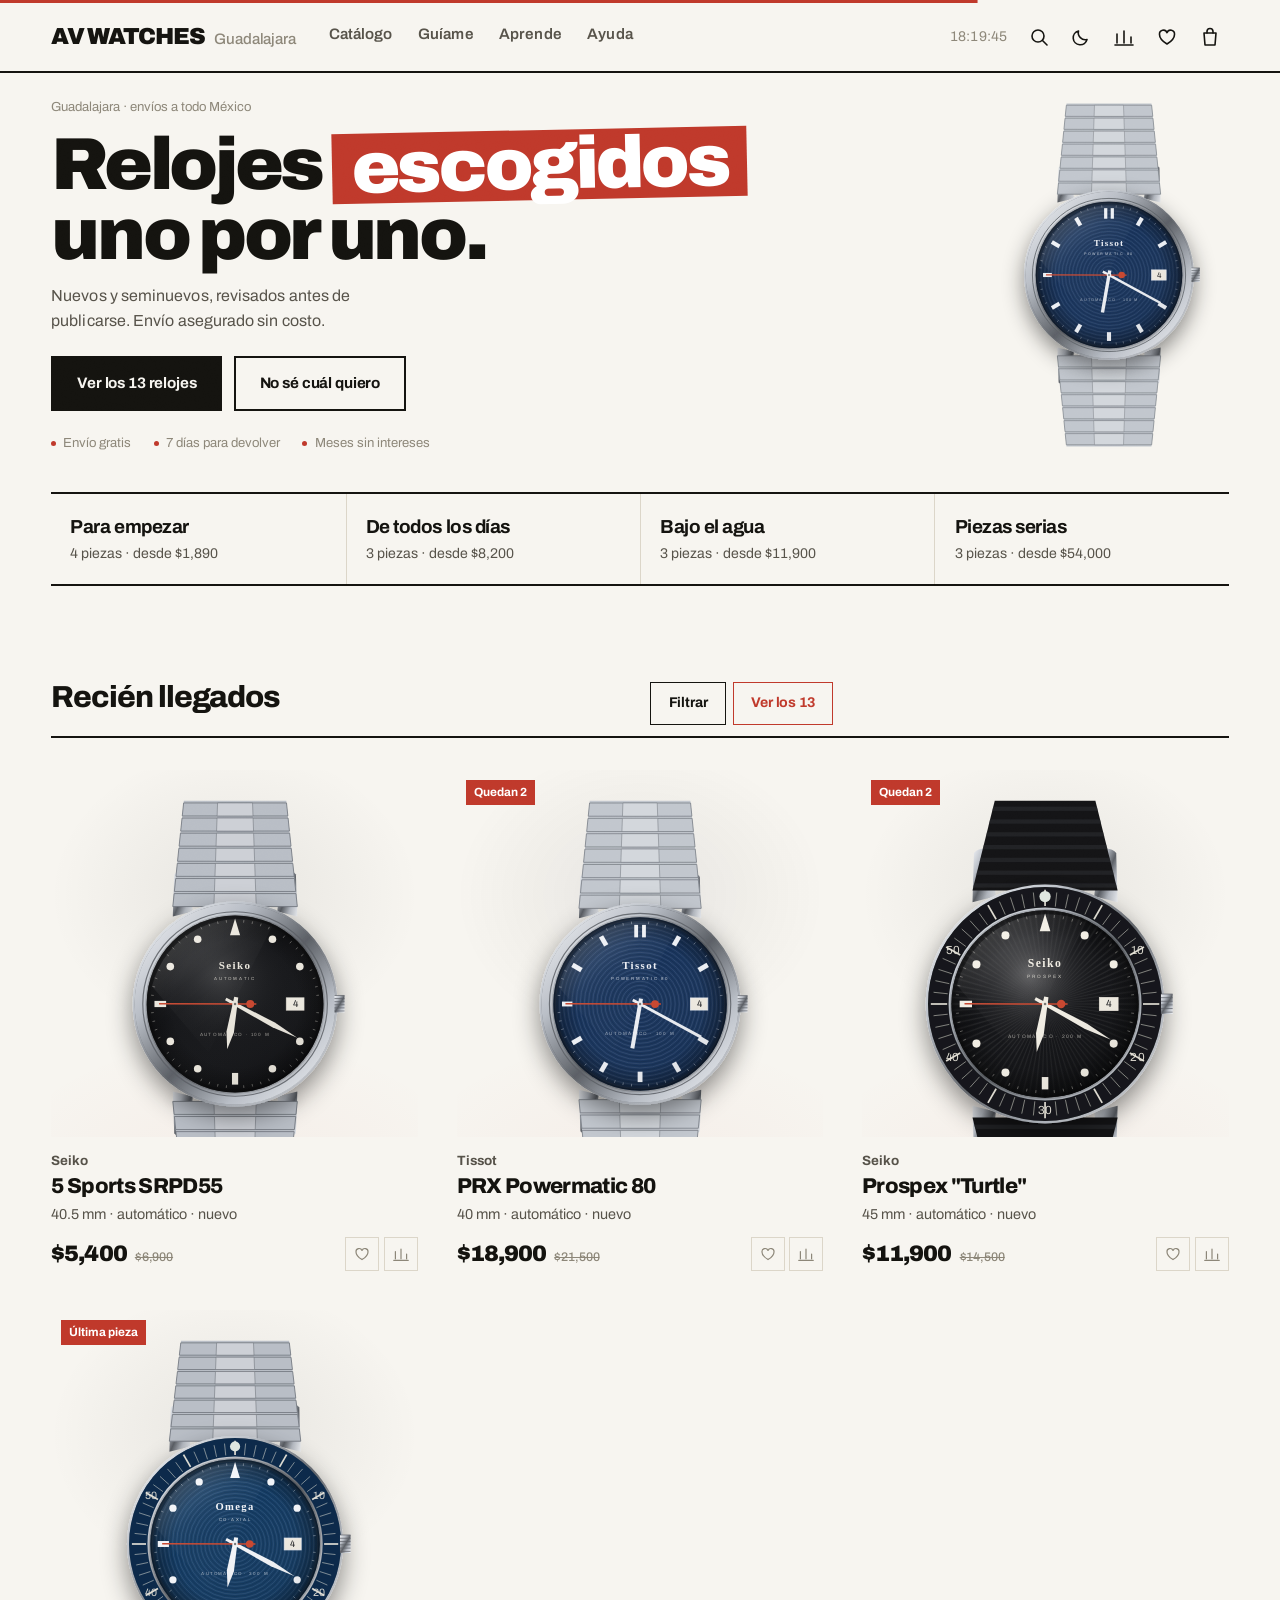
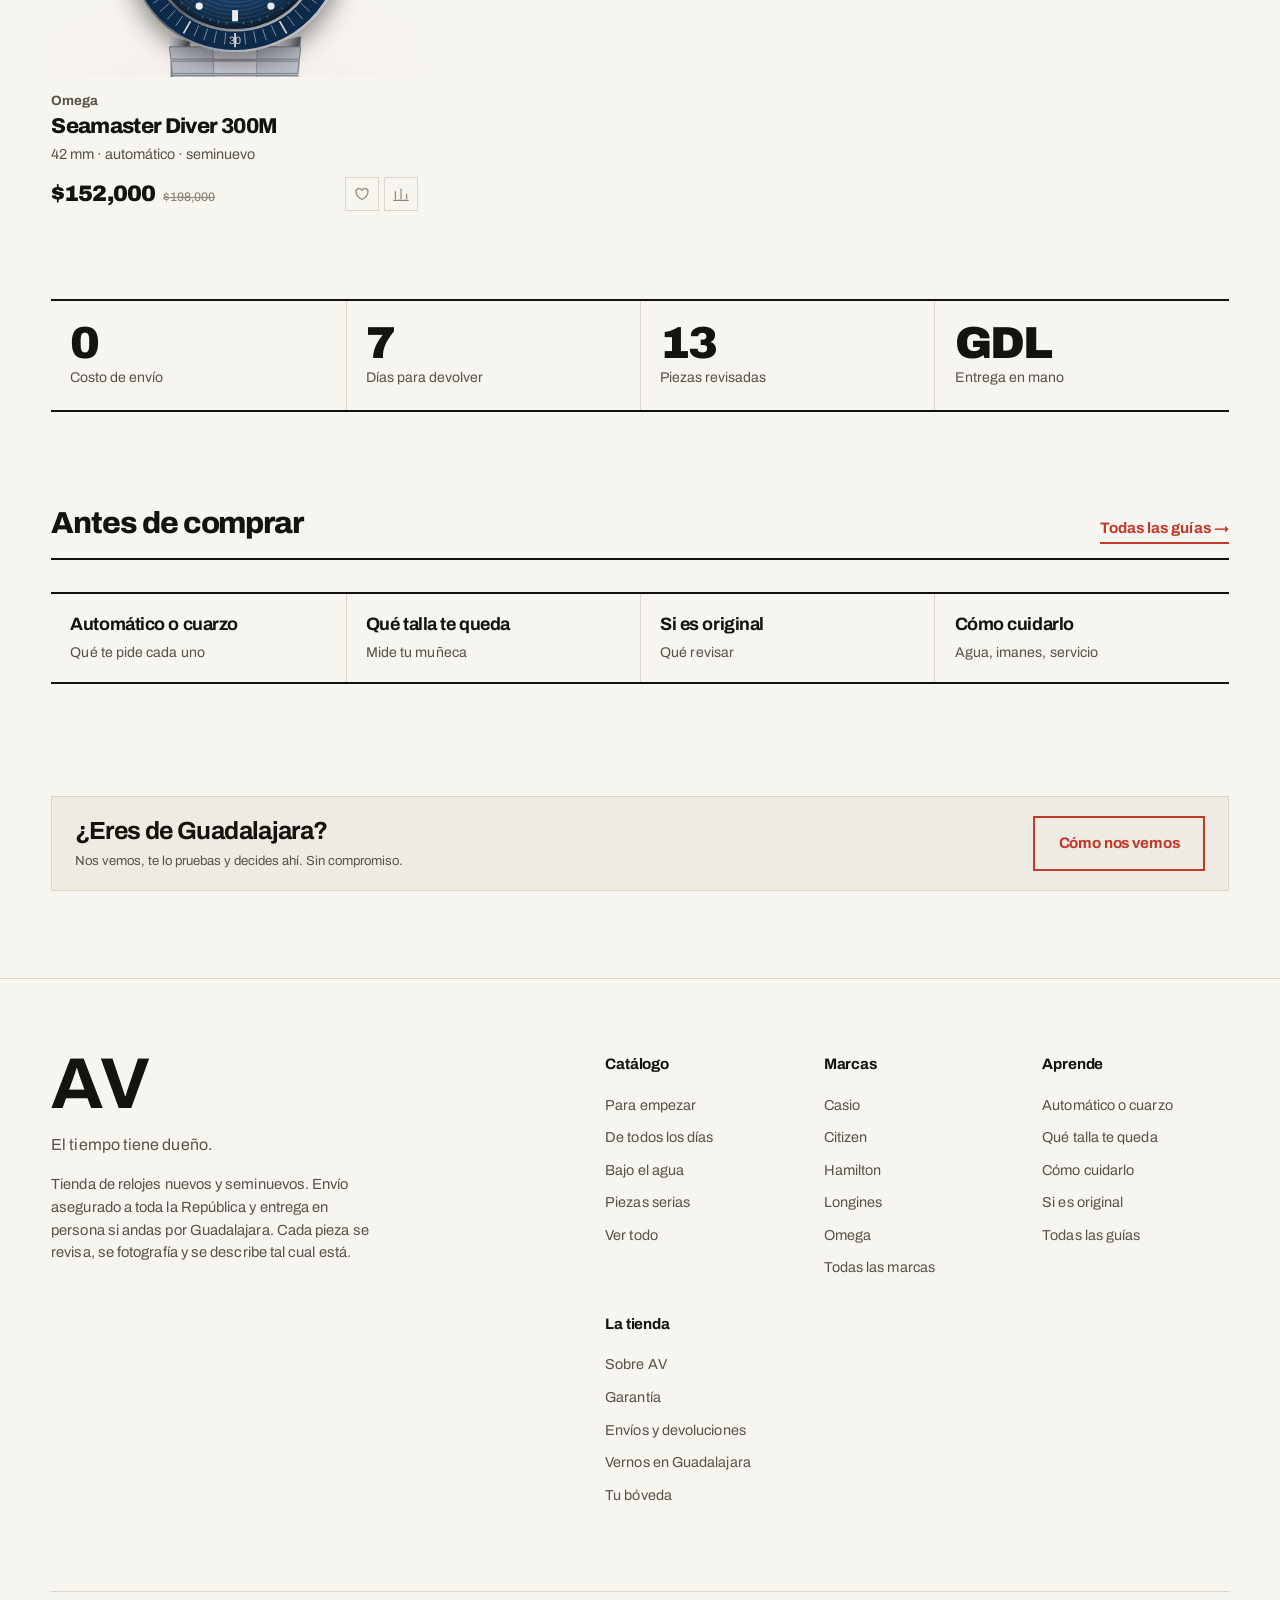
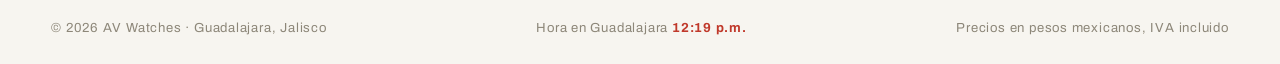
<file: index.html>
<!DOCTYPE html>
<html lang="es-MX" data-tema="noche">
<head>
<meta charset="utf-8">
<meta name="viewport" content="width=device-width, initial-scale=1">
<title>AV Watches · Relojes nuevos y seminuevos</title>
<meta name="description" content="Tienda de relojes nuevos y seminuevos: Seiko, Tissot, Hamilton, Oris, Tudor, Omega y más. Envío asegurado a toda la República y entrega en persona en Guadalajara.">
<meta name="theme-color" content="#F7F5F0">
<meta property="og:title" content="AV Watches · El tiempo tiene dueño">
<meta property="og:description" content="Relojes nuevos y seminuevos, revisados uno por uno. Envíos a todo México, entrega en mano en Guadalajara.">
<link rel="icon" href="data:image/svg+xml,%3Csvg xmlns='http://www.w3.org/2000/svg' viewBox='0 0 32 32'%3E%3Crect width='32' height='32' fill='%23C0392B'/%3E%3Ctext x='16' y='23' font-family='Archivo,Helvetica,Arial,sans-serif' font-size='18' font-weight='900' letter-spacing='-1' fill='%23FFFFFF' text-anchor='middle'%3EAV%3C/text%3E%3C/svg%3E">
<link rel="preconnect" href="https://fonts.googleapis.com">
<link rel="preconnect" href="https://fonts.gstatic.com" crossorigin>
<link href="https://fonts.googleapis.com/css2?family=Archivo:wght@400;500;600;700;800;900&display=swap" rel="stylesheet">
<link rel="stylesheet" href="assets/css/base.css">
<link rel="stylesheet" href="assets/css/paginas.css">
<script src="assets/js/datos.js" defer></script>
<script src="assets/js/motor-reloj.js" defer></script>
<script src="assets/js/perfil.js" defer></script>
<script src="assets/js/tienda.js" defer></script>
<script src="assets/js/escala.js" defer></script>
<script src="assets/js/mecanismo.js" defer></script>
<script src="assets/js/componentes.js" defer></script>
<script src="assets/js/inicio.js" defer></script>
</head>
<body>
<main id="principal">

  <!-- ============================ PORTADA ============================
       Corta y al grano: una pieza, una frase y los botones. El producto
       tiene que verse sin bajar.
       ================================================================ -->
  <section class="av-hero">
    <div class="av-hero__int">
      <div class="av-hero__col">
        <p class="av-hero__eti av-mono">Guadalajara · envíos a todo México</p>
        <h1 class="av-t-titan">Relojes <span class="av-cursiva">escogidos</span><br>uno por uno.</h1>
        <p class="av-hero__lead">Nuevos y seminuevos, revisados antes de publicarse. Envío asegurado sin costo.</p>
        <div class="av-hero__cta">
          <a class="av-btn av-btn--solido" href="catalogo.html">Ver los 13 relojes</a>
          <a class="av-btn" href="guia.html">No sé cuál quiero</a>
        </div>
        <ul class="av-hero__sellos av-mono">
          <li>Envío gratis</li><li>7 días para devolver</li><li>Meses sin intereses</li>
        </ul>
      </div>
      <div class="av-hero__pieza" id="hero-pieza" data-reloj="tissot-prx-powermatic" data-dibujo role="link" tabindex="0"
           aria-label="Ver la ficha del Tissot PRX Powermatic 80"></div>
    </div>
  </section>

  <!-- ========================= POR DÓNDE EMPEZAR ===================== -->
  <section class="av-seccion av-marco" style="padding-top:0">
    <div class="av-atajos" id="atajos"></div>
  </section>

  <!-- ============================ VITRINA ============================ -->
  <section class="av-seccion av-marco" id="destacadas">
    <header class="av-seccion-eti">
      <b>01</b><span class="av-t-eyebrow">Recién llegados</span>
      <span class="av-seccion-eti__acciones">
        <a class="av-btn av-btn--bajo" href="catalogo.html#filtros">Filtrar</a>
        <a class="av-btn av-btn--bajo av-btn--acento" href="catalogo.html">Ver los 13</a>
      </span>
    </header>
    <div class="av-vitrina" id="vitrina-destacadas"></div>
  </section>

  <!-- ============================ EL TRATO =========================== -->
  <section class="av-seccion av-marco">
    <div class="av-trato">
      <div><b>0</b><span>Costo de envío</span></div>
      <div><b>7</b><span>Días para devolver</span></div>
      <div><b>13</b><span>Piezas revisadas</span></div>
      <div><b>GDL</b><span>Entrega en mano</span></div>
    </div>
  </section>

  <!-- ============================ APRENDE ============================ -->
  <section class="av-seccion av-marco">
    <header class="av-seccion-eti">
      <b>02</b><span class="av-t-eyebrow">Antes de comprar</span>
      <a class="av-enlace" href="aprende.html">Todas las guías →</a>
    </header>
    <div class="av-aprende-tira">
      <a href="aprende-movimientos.html"><b>Automático o cuarzo</b><em>Qué te pide cada uno</em></a>
      <a href="aprende-talla.html"><b>Qué talla te queda</b><em>Mide tu muñeca</em></a>
      <a href="aprende-original.html"><b>Si es original</b><em>Qué revisar</em></a>
      <a href="aprende-cuidados.html"><b>Cómo cuidarlo</b><em>Agua, imanes, servicio</em></a>
    </div>
  </section>

  <!-- ============================ CIERRE ============================= -->
  <section class="av-seccion av-marco">
    <div class="av-cinta">
      <div>
        <b class="av-t-titulo">¿Eres de Guadalajara?</b>
        <p class="av-mono av-tenue">Nos vemos, te lo pruebas y decides ahí. Sin compromiso.</p>
      </div>
      <a class="av-btn av-btn--acento" href="servicio.html#gdl">Cómo nos vemos</a>
    </div>
  </section>

</main>
</body>
</html>
</file>
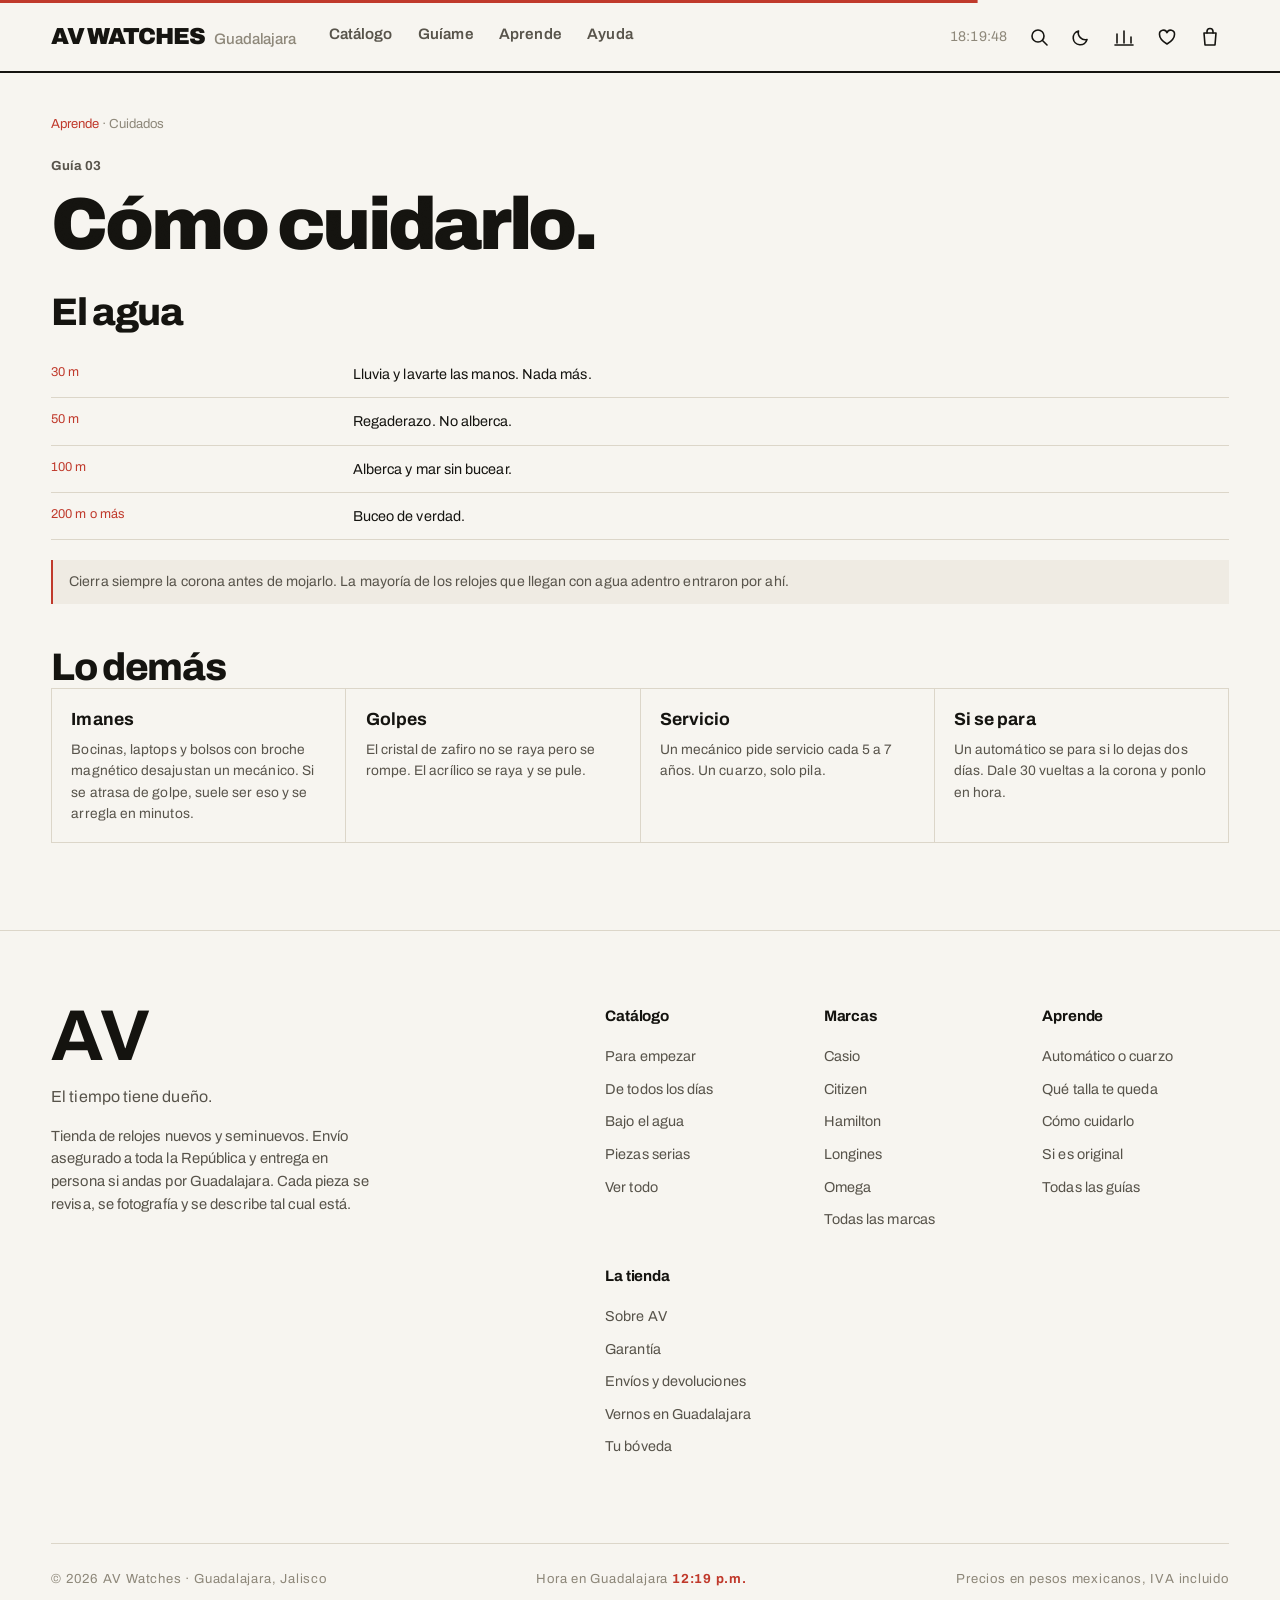
<file: aprende-cuidados.html>
<!DOCTYPE html>
<html lang="es-MX" data-tema="noche">
<head>
<meta charset="utf-8">
<meta name="viewport" content="width=device-width, initial-scale=1">
<title>Cómo cuidarlo · AV Watches</title>
<meta name="description" content="Agua, golpes, imanes y cada cuándo darle servicio a tu reloj.">
<meta name="theme-color" content="#F7F5F0">
<link rel="icon" href="data:image/svg+xml,%3Csvg xmlns='http://www.w3.org/2000/svg' viewBox='0 0 32 32'%3E%3Crect width='32' height='32' fill='%23C0392B'/%3E%3Ctext x='16' y='23' font-family='Archivo,Helvetica,Arial,sans-serif' font-size='18' font-weight='900' letter-spacing='-1' fill='%23FFFFFF' text-anchor='middle'%3EAV%3C/text%3E%3C/svg%3E">
<link rel="preconnect" href="https://fonts.googleapis.com">
<link rel="preconnect" href="https://fonts.gstatic.com" crossorigin>
<link href="https://fonts.googleapis.com/css2?family=Archivo:wght@400;500;600;700;800;900&display=swap" rel="stylesheet">
<link rel="stylesheet" href="assets/css/base.css">
<link rel="stylesheet" href="assets/css/paginas.css">
<script src="assets/js/datos.js" defer></script>
<script src="assets/js/motor-reloj.js" defer></script>
<script src="assets/js/perfil.js" defer></script>
<script src="assets/js/tienda.js" defer></script>
<script src="assets/js/escala.js" defer></script>
<script src="assets/js/mecanismo.js" defer></script>
<script src="assets/js/componentes.js" defer></script>

</head>
<body>
<main id="principal">
  <section class="av-seccion av-marco">
    <nav class="av-miga av-mono"><a href="aprende.html">Aprende</a> · Cuidados</nav>
    <p class="av-t-eyebrow">Guía 03</p>
    <h1 class="av-t-titan">Cómo cuidarlo.</h1>

    <h2 class="av-t-display" style="margin-top:2rem">El agua</h2>
    <table class="av-tabla">
      <tbody>
        <tr><td class="av-acento">30 m</td><td>Lluvia y lavarte las manos. Nada más.</td></tr>
        <tr><td class="av-acento">50 m</td><td>Regaderazo. No alberca.</td></tr>
        <tr><td class="av-acento">100 m</td><td>Alberca y mar sin bucear.</td></tr>
        <tr><td class="av-acento">200 m o más</td><td>Buceo de verdad.</td></tr>
      </tbody>
    </table>
    <p class="av-aviso-corto">Cierra siempre la corona antes de mojarlo. La mayoría de los relojes que llegan con agua adentro entraron por ahí.</p>

    <h2 class="av-t-display" style="margin-top:var(--ritmo)">Lo demás</h2>
    <div class="av-fichas-cortas">
      <div><b>Imanes</b><p>Bocinas, laptops y bolsos con broche magnético desajustan un mecánico. Si se atrasa de golpe, suele ser eso y se arregla en minutos.</p></div>
      <div><b>Golpes</b><p>El cristal de zafiro no se raya pero se rompe. El acrílico se raya y se pule.</p></div>
      <div><b>Servicio</b><p>Un mecánico pide servicio cada 5 a 7 años. Un cuarzo, solo pila.</p></div>
      <div><b>Si se para</b><p>Un automático se para si lo dejas dos días. Dale 30 vueltas a la corona y ponlo en hora.</p></div>
    </div>
  </section>
</main>
</body>
</html>
</file>
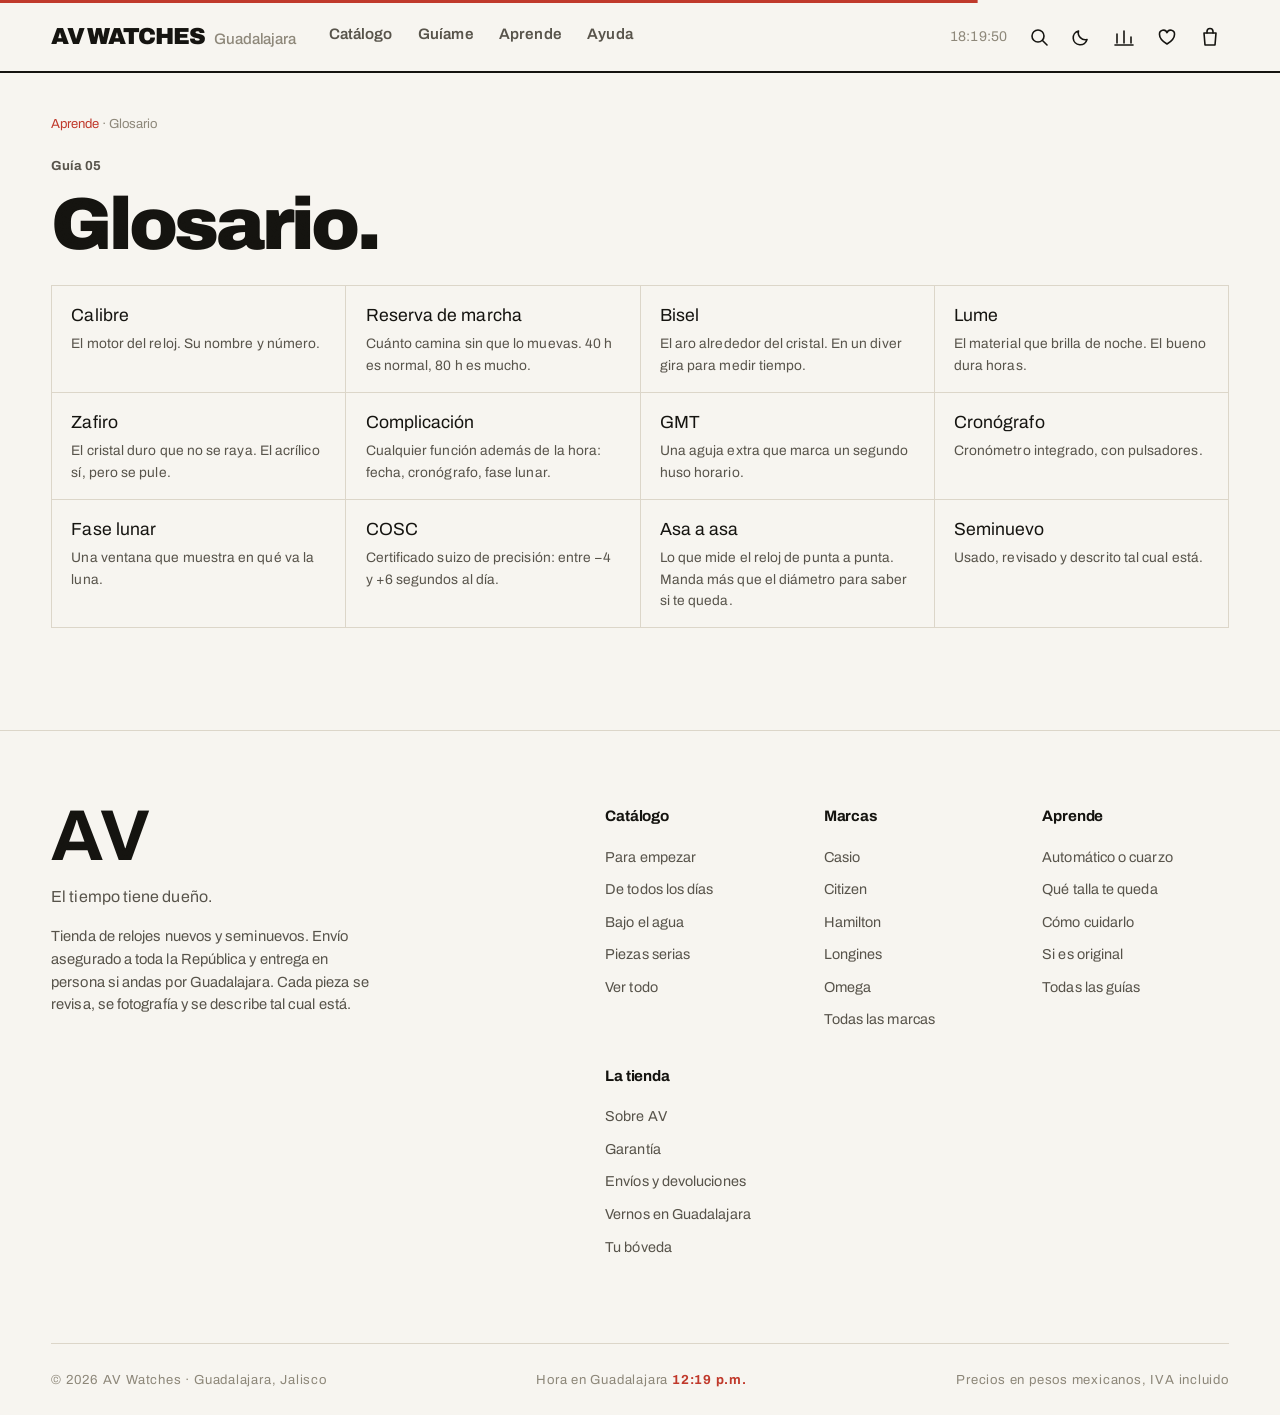
<file: aprende-glosario.html>
<!DOCTYPE html>
<html lang="es-MX" data-tema="noche">
<head>
<meta charset="utf-8">
<meta name="viewport" content="width=device-width, initial-scale=1">
<title>Glosario · AV Watches</title>
<meta name="description" content="Las palabras de relojería que usamos en la tienda, explicadas en corto.">
<meta name="theme-color" content="#F7F5F0">
<link rel="icon" href="data:image/svg+xml,%3Csvg xmlns='http://www.w3.org/2000/svg' viewBox='0 0 32 32'%3E%3Crect width='32' height='32' fill='%23C0392B'/%3E%3Ctext x='16' y='23' font-family='Archivo,Helvetica,Arial,sans-serif' font-size='18' font-weight='900' letter-spacing='-1' fill='%23FFFFFF' text-anchor='middle'%3EAV%3C/text%3E%3C/svg%3E">
<link rel="preconnect" href="https://fonts.googleapis.com">
<link rel="preconnect" href="https://fonts.gstatic.com" crossorigin>
<link href="https://fonts.googleapis.com/css2?family=Archivo:wght@400;500;600;700;800;900&display=swap" rel="stylesheet">
<link rel="stylesheet" href="assets/css/base.css">
<link rel="stylesheet" href="assets/css/paginas.css">
<script src="assets/js/datos.js" defer></script>
<script src="assets/js/motor-reloj.js" defer></script>
<script src="assets/js/perfil.js" defer></script>
<script src="assets/js/tienda.js" defer></script>
<script src="assets/js/escala.js" defer></script>
<script src="assets/js/mecanismo.js" defer></script>
<script src="assets/js/componentes.js" defer></script>

</head>
<body>
<main id="principal">
  <section class="av-seccion av-marco">
    <nav class="av-miga av-mono"><a href="aprende.html">Aprende</a> · Glosario</nav>
    <p class="av-t-eyebrow">Guía 05</p>
    <h1 class="av-t-titan">Glosario.</h1>
    <dl class="av-glosario">
      <div><dt>Calibre</dt><dd>El motor del reloj. Su nombre y número.</dd></div>
      <div><dt>Reserva de marcha</dt><dd>Cuánto camina sin que lo muevas. 40 h es normal, 80 h es mucho.</dd></div>
      <div><dt>Bisel</dt><dd>El aro alrededor del cristal. En un diver gira para medir tiempo.</dd></div>
      <div><dt>Lume</dt><dd>El material que brilla de noche. El bueno dura horas.</dd></div>
      <div><dt>Zafiro</dt><dd>El cristal duro que no se raya. El acrílico sí, pero se pule.</dd></div>
      <div><dt>Complicación</dt><dd>Cualquier función además de la hora: fecha, cronógrafo, fase lunar.</dd></div>
      <div><dt>GMT</dt><dd>Una aguja extra que marca un segundo huso horario.</dd></div>
      <div><dt>Cronógrafo</dt><dd>Cronómetro integrado, con pulsadores.</dd></div>
      <div><dt>Fase lunar</dt><dd>Una ventana que muestra en qué va la luna.</dd></div>
      <div><dt>COSC</dt><dd>Certificado suizo de precisión: entre −4 y +6 segundos al día.</dd></div>
      <div><dt>Asa a asa</dt><dd>Lo que mide el reloj de punta a punta. Manda más que el diámetro para saber si te queda.</dd></div>
      <div><dt>Seminuevo</dt><dd>Usado, revisado y descrito tal cual está.</dd></div>
    </dl>
  </section>
</main>
</body>
</html>
</file>
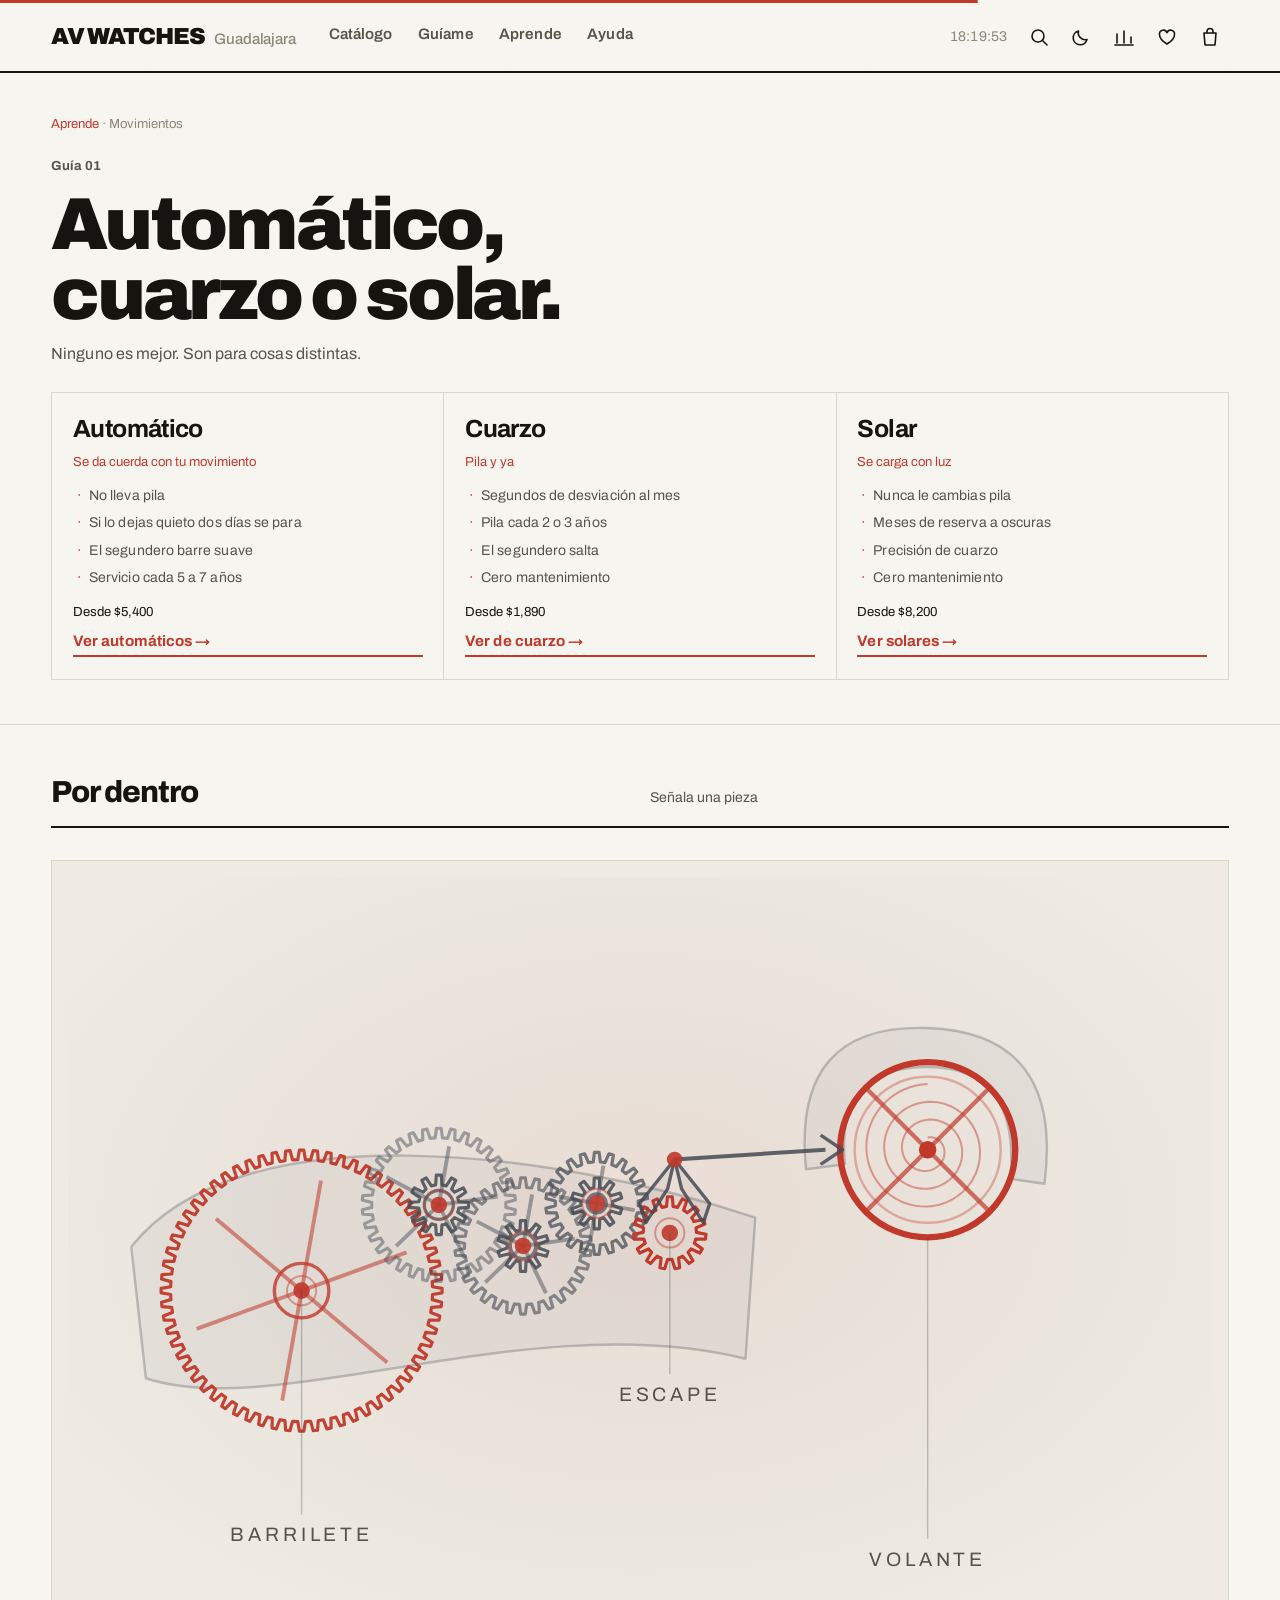
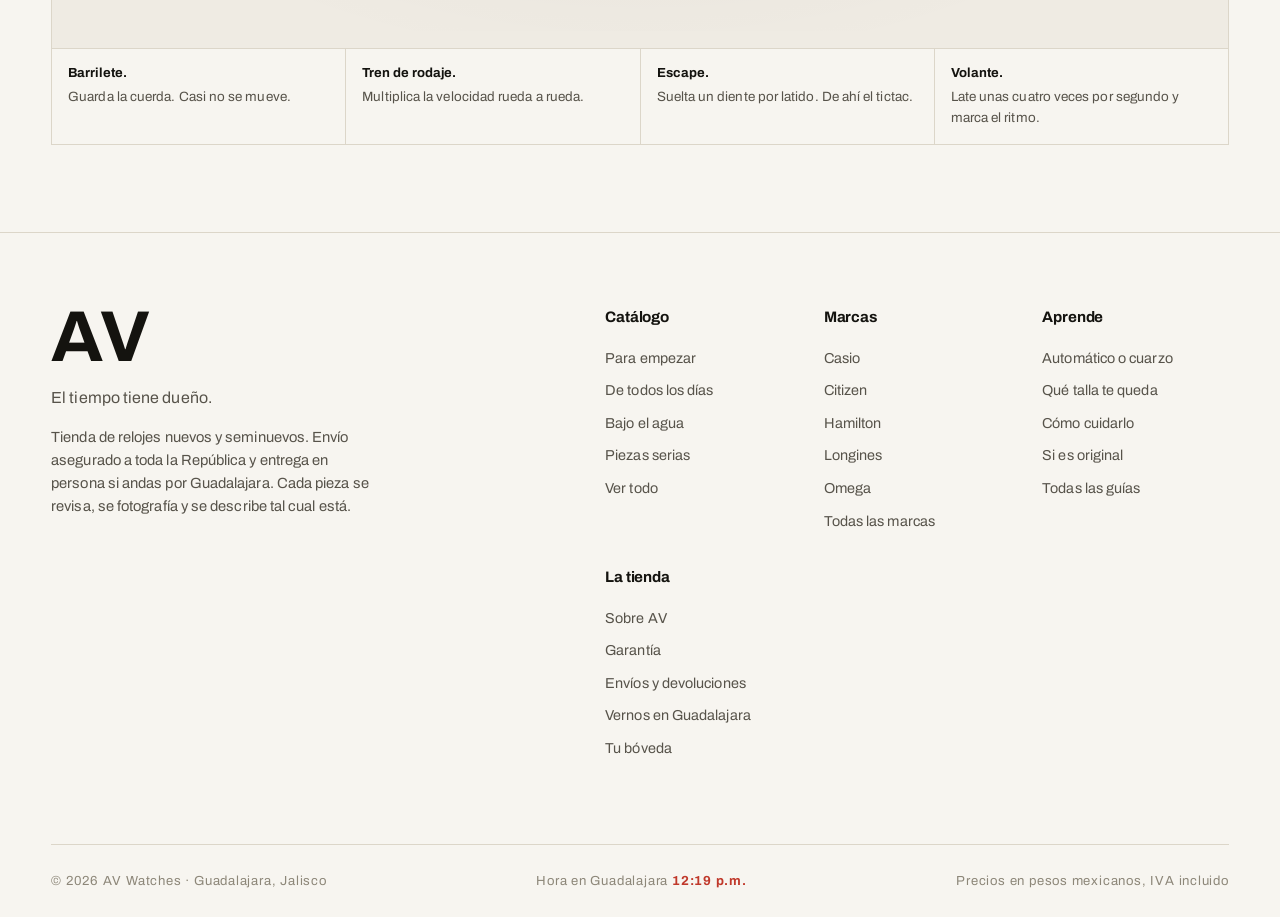
<file: aprende-movimientos.html>
<!DOCTYPE html>
<html lang="es-MX" data-tema="noche">
<head>
<meta charset="utf-8">
<meta name="viewport" content="width=device-width, initial-scale=1">
<title>Automático, cuarzo o solar · AV Watches</title>
<meta name="description" content="La diferencia entre un reloj automático, uno de cuarzo y uno solar, y cuál te conviene.">
<meta name="theme-color" content="#F7F5F0">
<link rel="icon" href="data:image/svg+xml,%3Csvg xmlns='http://www.w3.org/2000/svg' viewBox='0 0 32 32'%3E%3Crect width='32' height='32' fill='%23C0392B'/%3E%3Ctext x='16' y='23' font-family='Archivo,Helvetica,Arial,sans-serif' font-size='18' font-weight='900' letter-spacing='-1' fill='%23FFFFFF' text-anchor='middle'%3EAV%3C/text%3E%3C/svg%3E">
<link rel="preconnect" href="https://fonts.googleapis.com">
<link rel="preconnect" href="https://fonts.gstatic.com" crossorigin>
<link href="https://fonts.googleapis.com/css2?family=Archivo:wght@400;500;600;700;800;900&display=swap" rel="stylesheet">
<link rel="stylesheet" href="assets/css/base.css">
<link rel="stylesheet" href="assets/css/paginas.css">
<script src="assets/js/datos.js" defer></script>
<script src="assets/js/motor-reloj.js" defer></script>
<script src="assets/js/perfil.js" defer></script>
<script src="assets/js/tienda.js" defer></script>
<script src="assets/js/escala.js" defer></script>
<script src="assets/js/mecanismo.js" defer></script>
<script src="assets/js/componentes.js" defer></script>
<script src="assets/js/aprende.js" defer></script>
</head>
<body>
<main id="principal">
  <section class="av-seccion av-marco">
    <nav class="av-miga av-mono"><a href="aprende.html">Aprende</a> · Movimientos</nav>
    <p class="av-t-eyebrow">Guía 01</p>
    <h1 class="av-t-titan">Automático,<br>cuarzo o solar.</h1>
    <p class="av-t-lead" style="max-width:44ch;margin-top:.8rem">Ninguno es mejor. Son para cosas distintas.</p>

    <div class="av-comparativa">
      <article>
        <h2 class="av-t-titulo">Automático</h2>
        <p class="av-mono av-acento">Se da cuerda con tu movimiento</p>
        <ul><li>No lleva pila</li><li>Si lo dejas quieto dos días se para</li><li>El segundero barre suave</li><li>Servicio cada 5 a 7 años</li></ul>
        <p class="av-precio-nota av-mono">Desde $5,400</p>
        <a class="av-enlace" href="catalogo.html?mecanica=autom%C3%A1tico">Ver automáticos →</a>
      </article>
      <article>
        <h2 class="av-t-titulo">Cuarzo</h2>
        <p class="av-mono av-acento">Pila y ya</p>
        <ul><li>Segundos de desviación al mes</li><li>Pila cada 2 o 3 años</li><li>El segundero salta</li><li>Cero mantenimiento</li></ul>
        <p class="av-precio-nota av-mono">Desde $1,890</p>
        <a class="av-enlace" href="catalogo.html?mecanica=cuarzo">Ver de cuarzo →</a>
      </article>
      <article>
        <h2 class="av-t-titulo">Solar</h2>
        <p class="av-mono av-acento">Se carga con luz</p>
        <ul><li>Nunca le cambias pila</li><li>Meses de reserva a oscuras</li><li>Precisión de cuarzo</li><li>Cero mantenimiento</li></ul>
        <p class="av-precio-nota av-mono">Desde $8,200</p>
        <a class="av-enlace" href="catalogo.html?mecanica=cuarzo+solar">Ver solares →</a>
      </article>
    </div>
  </section>

  <section class="av-seccion av-marco" style="border-top:var(--filo)">
    <header class="av-seccion-eti"><b>·</b><span class="av-t-eyebrow">Por dentro</span>
      <span class="av-mono av-tenue">Señala una pieza</span></header>
    <figure class="av-mecanismo" style="margin:0">
      <div id="mecanismo"></div>
    </figure>
    <div class="av-notas-mec">
      <p><b>Barrilete.</b> Guarda la cuerda. Casi no se mueve.</p>
      <p><b>Tren de rodaje.</b> Multiplica la velocidad rueda a rueda.</p>
      <p><b>Escape.</b> Suelta un diente por latido. De ahí el tictac.</p>
      <p><b>Volante.</b> Late unas cuatro veces por segundo y marca el ritmo.</p>
    </div>
  </section>
</main>
</body>
</html>
</file>
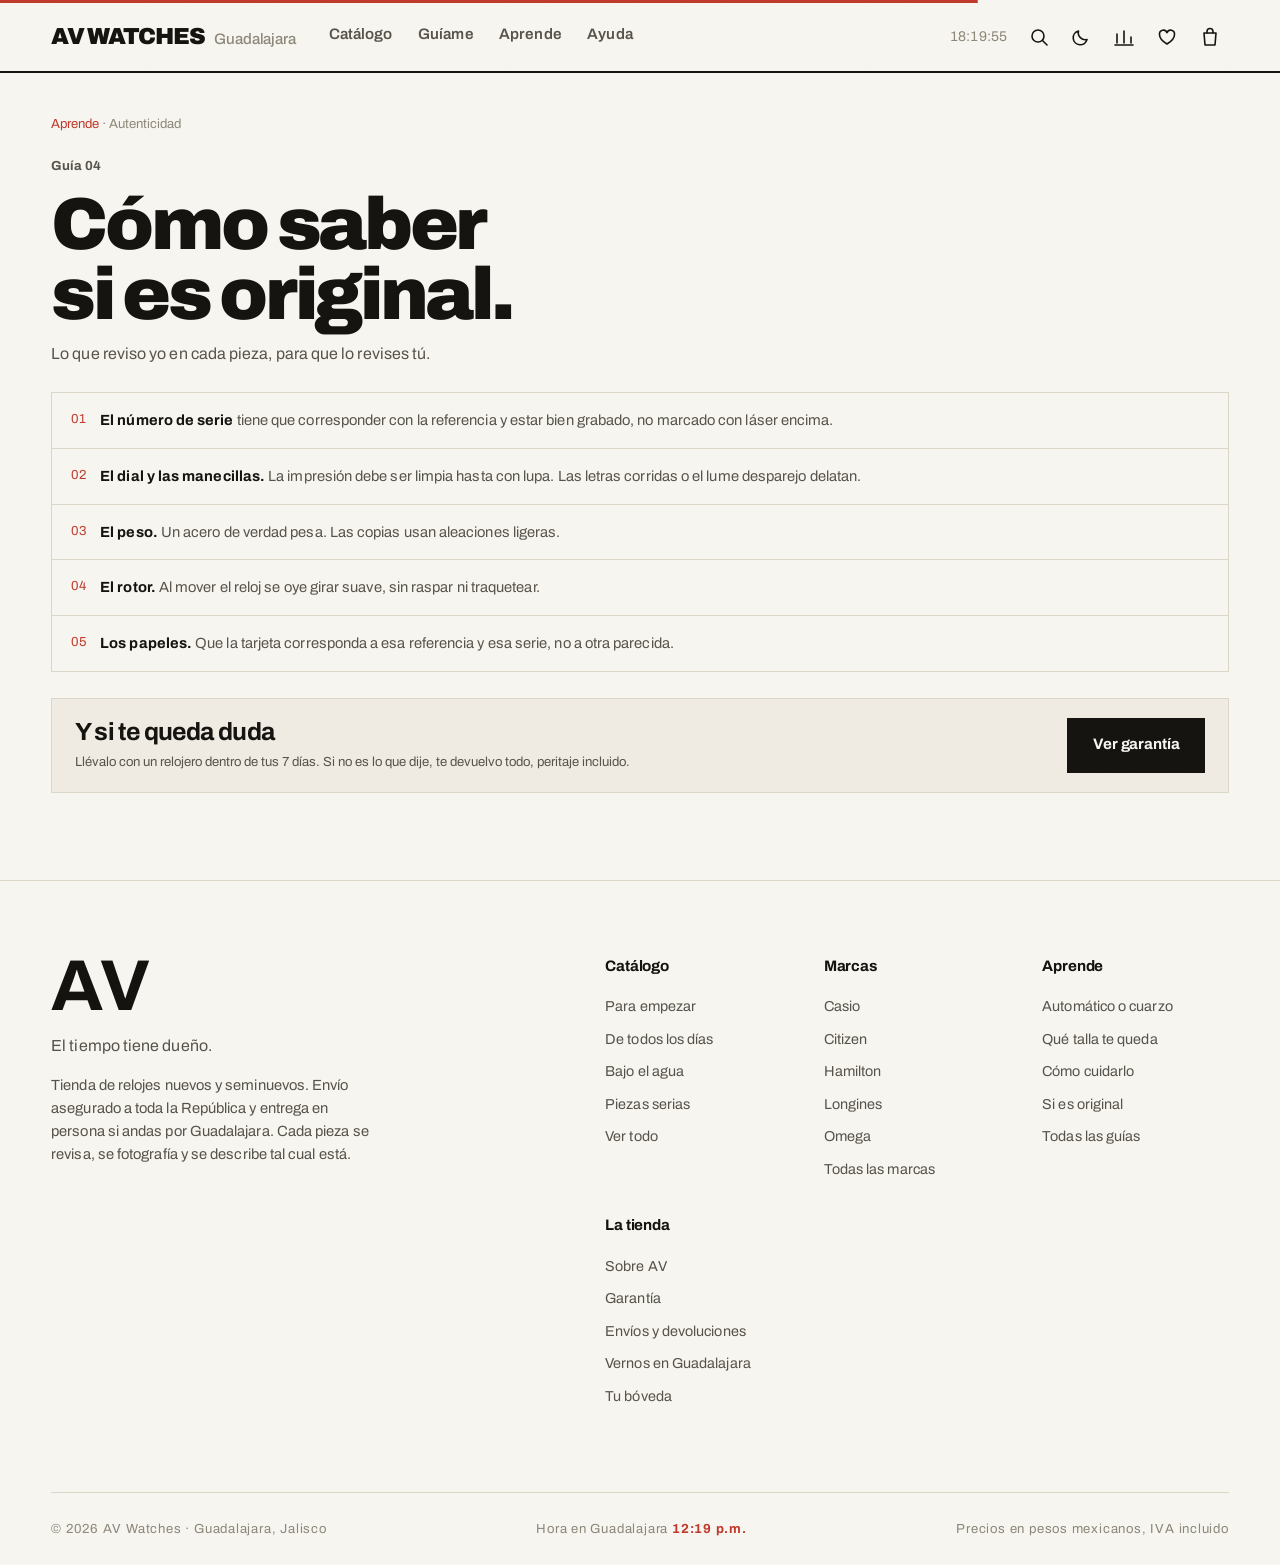
<file: aprende-original.html>
<!DOCTYPE html>
<html lang="es-MX" data-tema="noche">
<head>
<meta charset="utf-8">
<meta name="viewport" content="width=device-width, initial-scale=1">
<title>Cómo saber si es original · AV Watches</title>
<meta name="description" content="Qué revisar antes de pagar por un reloj seminuevo.">
<meta name="theme-color" content="#F7F5F0">
<link rel="icon" href="data:image/svg+xml,%3Csvg xmlns='http://www.w3.org/2000/svg' viewBox='0 0 32 32'%3E%3Crect width='32' height='32' fill='%23C0392B'/%3E%3Ctext x='16' y='23' font-family='Archivo,Helvetica,Arial,sans-serif' font-size='18' font-weight='900' letter-spacing='-1' fill='%23FFFFFF' text-anchor='middle'%3EAV%3C/text%3E%3C/svg%3E">
<link rel="preconnect" href="https://fonts.googleapis.com">
<link rel="preconnect" href="https://fonts.gstatic.com" crossorigin>
<link href="https://fonts.googleapis.com/css2?family=Archivo:wght@400;500;600;700;800;900&display=swap" rel="stylesheet">
<link rel="stylesheet" href="assets/css/base.css">
<link rel="stylesheet" href="assets/css/paginas.css">
<script src="assets/js/datos.js" defer></script>
<script src="assets/js/motor-reloj.js" defer></script>
<script src="assets/js/perfil.js" defer></script>
<script src="assets/js/tienda.js" defer></script>
<script src="assets/js/escala.js" defer></script>
<script src="assets/js/mecanismo.js" defer></script>
<script src="assets/js/componentes.js" defer></script>

</head>
<body>
<main id="principal">
  <section class="av-seccion av-marco">
    <nav class="av-miga av-mono"><a href="aprende.html">Aprende</a> · Autenticidad</nav>
    <p class="av-t-eyebrow">Guía 04</p>
    <h1 class="av-t-titan">Cómo saber<br>si es original.</h1>
    <p class="av-t-lead" style="max-width:46ch;margin-top:.8rem">Lo que reviso yo en cada pieza, para que lo revises tú.</p>

    <ol class="av-lista-num">
      <li><b>El número de serie</b> tiene que corresponder con la referencia y estar bien grabado, no marcado con láser encima.</li>
      <li><b>El dial y las manecillas.</b> La impresión debe ser limpia hasta con lupa. Las letras corridas o el lume desparejo delatan.</li>
      <li><b>El peso.</b> Un acero de verdad pesa. Las copias usan aleaciones ligeras.</li>
      <li><b>El rotor.</b> Al mover el reloj se oye girar suave, sin raspar ni traquetear.</li>
      <li><b>Los papeles.</b> Que la tarjeta corresponda a esa referencia y esa serie, no a otra parecida.</li>
    </ol>

    <div class="av-cinta">
      <div><b class="av-t-titulo">Y si te queda duda</b>
      <p class="av-mono av-tenue">Llévalo con un relojero dentro de tus 7 días. Si no es lo que dije, te devuelvo todo, peritaje incluido.</p></div>
      <a class="av-btn av-btn--solido" href="servicio.html#autenticidad">Ver garantía</a>
    </div>
  </section>
</main>
</body>
</html>
</file>
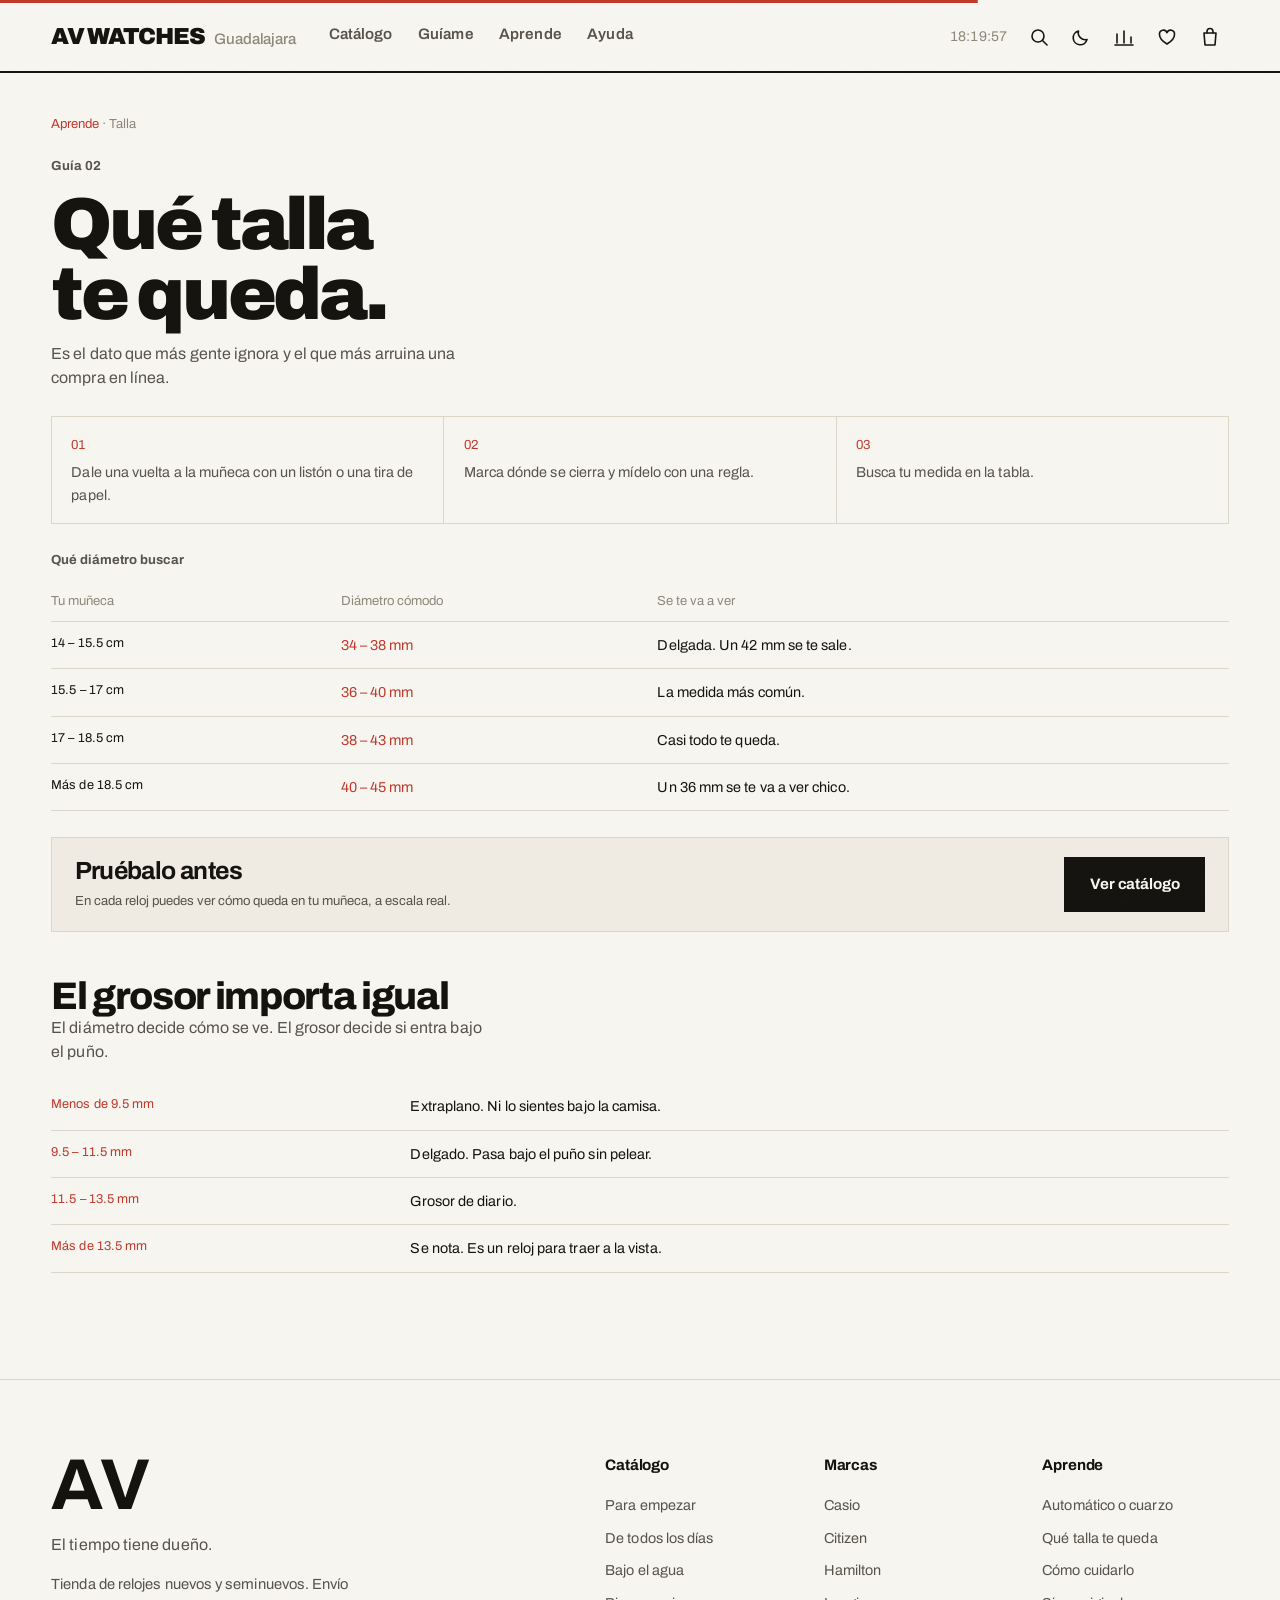
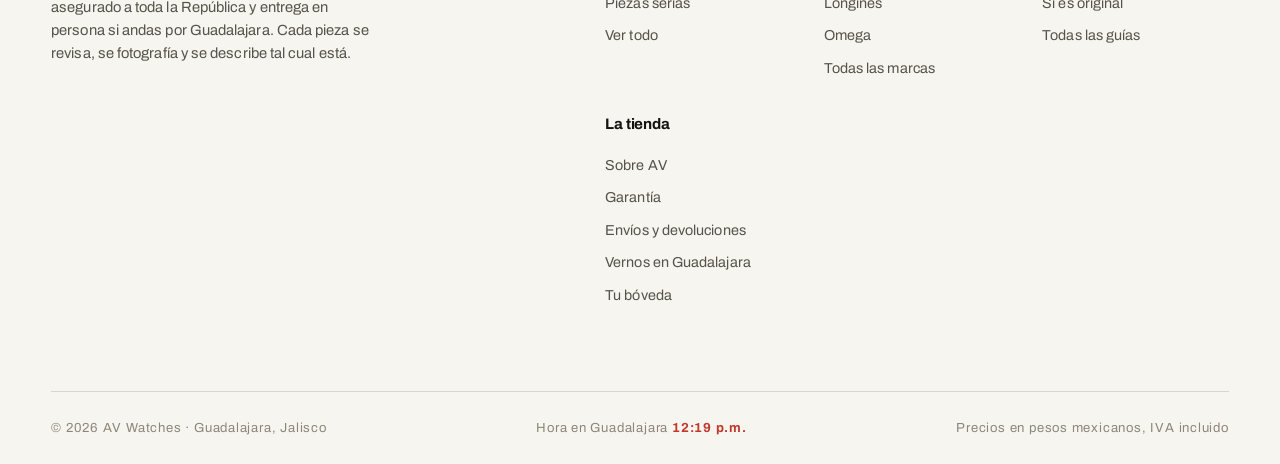
<file: aprende-talla.html>
<!DOCTYPE html>
<html lang="es-MX" data-tema="noche">
<head>
<meta charset="utf-8">
<meta name="viewport" content="width=device-width, initial-scale=1">
<title>Qué talla te queda · AV Watches</title>
<meta name="description" content="Cómo medir tu muñeca y qué diámetro de reloj buscar según tu medida.">
<meta name="theme-color" content="#F7F5F0">
<link rel="icon" href="data:image/svg+xml,%3Csvg xmlns='http://www.w3.org/2000/svg' viewBox='0 0 32 32'%3E%3Crect width='32' height='32' fill='%23C0392B'/%3E%3Ctext x='16' y='23' font-family='Archivo,Helvetica,Arial,sans-serif' font-size='18' font-weight='900' letter-spacing='-1' fill='%23FFFFFF' text-anchor='middle'%3EAV%3C/text%3E%3C/svg%3E">
<link rel="preconnect" href="https://fonts.googleapis.com">
<link rel="preconnect" href="https://fonts.gstatic.com" crossorigin>
<link href="https://fonts.googleapis.com/css2?family=Archivo:wght@400;500;600;700;800;900&display=swap" rel="stylesheet">
<link rel="stylesheet" href="assets/css/base.css">
<link rel="stylesheet" href="assets/css/paginas.css">
<script src="assets/js/datos.js" defer></script>
<script src="assets/js/motor-reloj.js" defer></script>
<script src="assets/js/perfil.js" defer></script>
<script src="assets/js/tienda.js" defer></script>
<script src="assets/js/escala.js" defer></script>
<script src="assets/js/mecanismo.js" defer></script>
<script src="assets/js/componentes.js" defer></script>

</head>
<body>
<main id="principal">
  <section class="av-seccion av-marco">
    <nav class="av-miga av-mono"><a href="aprende.html">Aprende</a> · Talla</nav>
    <p class="av-t-eyebrow">Guía 02</p>
    <h1 class="av-t-titan">Qué talla<br>te queda.</h1>
    <p class="av-t-lead" style="max-width:46ch;margin-top:.8rem">Es el dato que más gente ignora y el que más arruina una compra en línea.</p>

    <div class="av-pasos">
      <div><span class="av-mono av-acento">01</span><p>Dale una vuelta a la muñeca con un listón o una tira de papel.</p></div>
      <div><span class="av-mono av-acento">02</span><p>Marca dónde se cierra y mídelo con una regla.</p></div>
      <div><span class="av-mono av-acento">03</span><p>Busca tu medida en la tabla.</p></div>
    </div>

    <table class="av-tabla">
      <caption class="av-t-eyebrow">Qué diámetro buscar</caption>
      <thead><tr><th>Tu muñeca</th><th>Diámetro cómodo</th><th>Se te va a ver</th></tr></thead>
      <tbody>
        <tr><td>14 – 15.5 cm</td><td class="av-acento">34 – 38 mm</td><td>Delgada. Un 42 mm se te sale.</td></tr>
        <tr><td>15.5 – 17 cm</td><td class="av-acento">36 – 40 mm</td><td>La medida más común.</td></tr>
        <tr><td>17 – 18.5 cm</td><td class="av-acento">38 – 43 mm</td><td>Casi todo te queda.</td></tr>
        <tr><td>Más de 18.5 cm</td><td class="av-acento">40 – 45 mm</td><td>Un 36 mm se te va a ver chico.</td></tr>
      </tbody>
    </table>

    <div class="av-cinta">
      <div><b class="av-t-titulo">Pruébalo antes</b>
      <p class="av-mono av-tenue">En cada reloj puedes ver cómo queda en tu muñeca, a escala real.</p></div>
      <a class="av-btn av-btn--solido" href="catalogo.html">Ver catálogo</a>
    </div>

    <h2 class="av-t-display" style="margin-top:var(--ritmo)">El grosor importa igual</h2>
    <p class="av-t-lead" style="max-width:48ch">El diámetro decide cómo se ve. El grosor decide si entra bajo el puño.</p>
    <table class="av-tabla">
      <tbody>
        <tr><td class="av-acento">Menos de 9.5 mm</td><td>Extraplano. Ni lo sientes bajo la camisa.</td></tr>
        <tr><td class="av-acento">9.5 – 11.5 mm</td><td>Delgado. Pasa bajo el puño sin pelear.</td></tr>
        <tr><td class="av-acento">11.5 – 13.5 mm</td><td>Grosor de diario.</td></tr>
        <tr><td class="av-acento">Más de 13.5 mm</td><td>Se nota. Es un reloj para traer a la vista.</td></tr>
      </tbody>
    </table>
  </section>
</main>
</body>
</html>
</file>
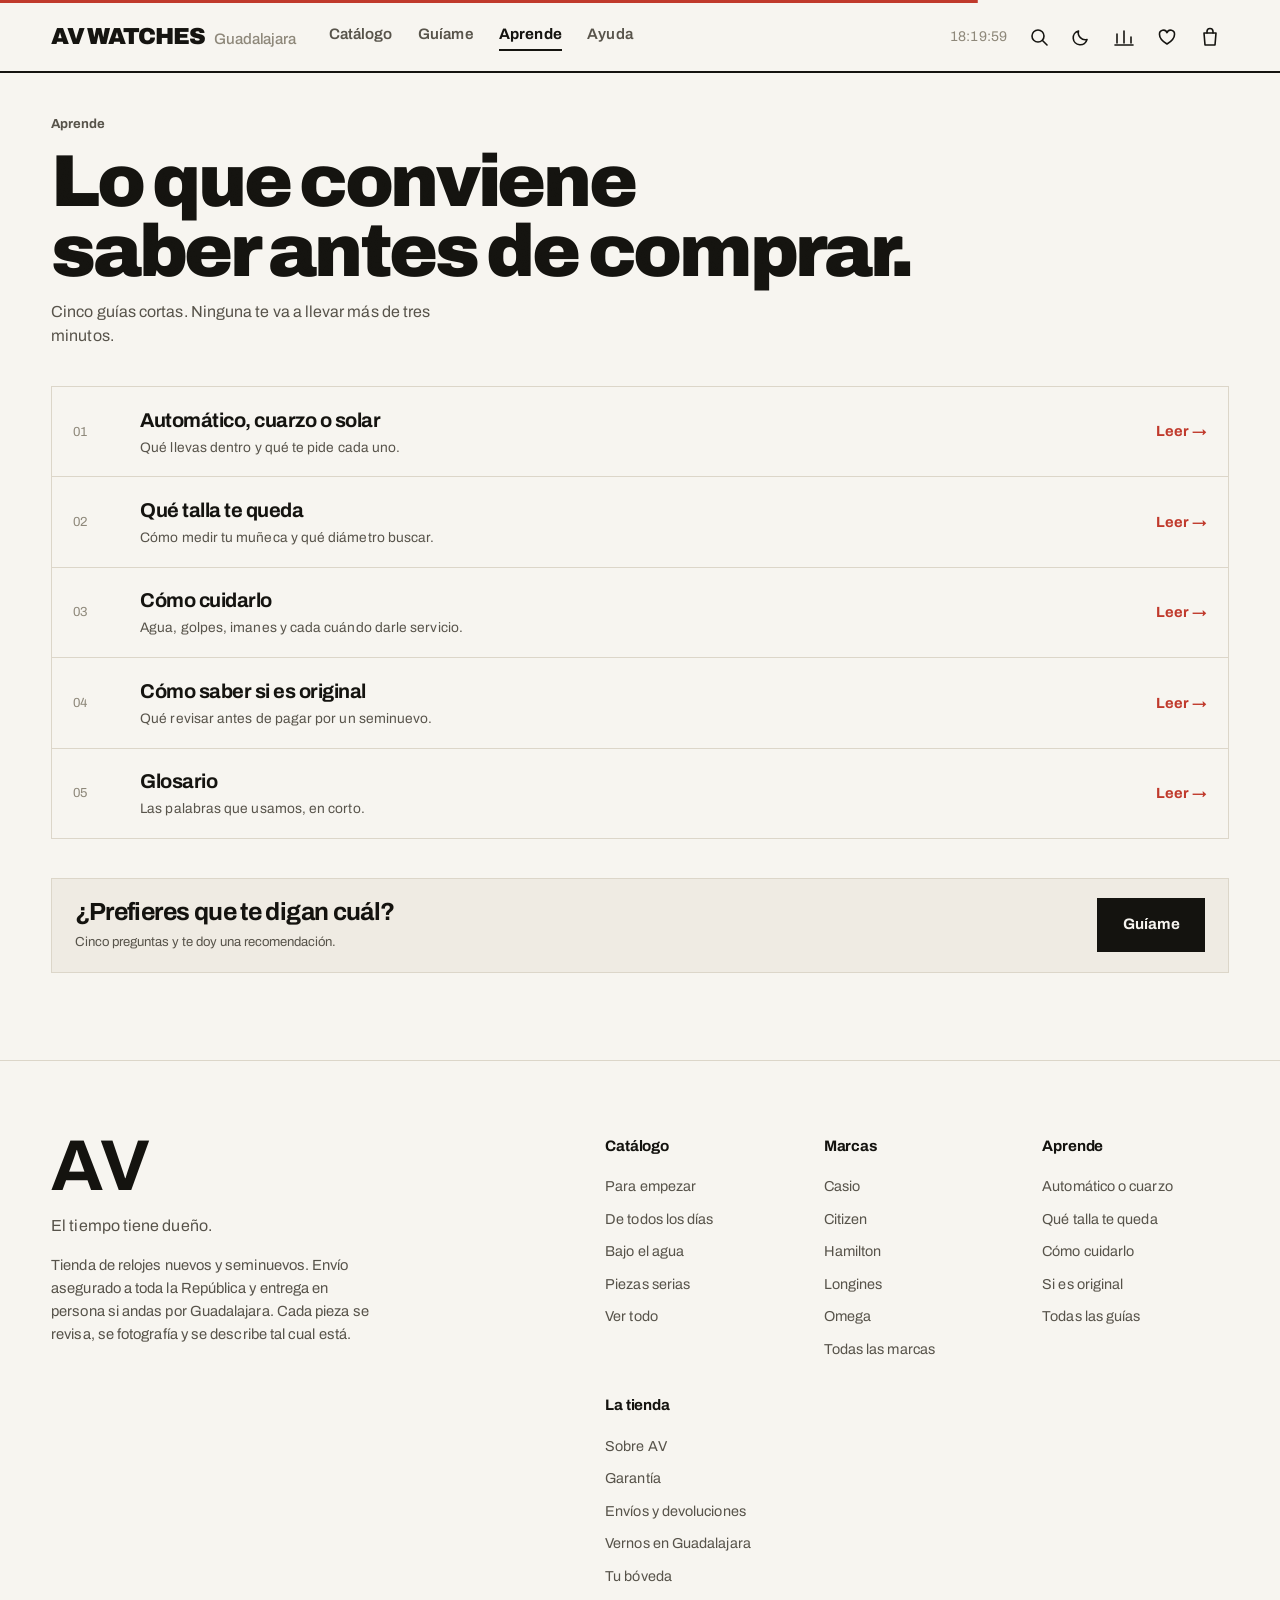
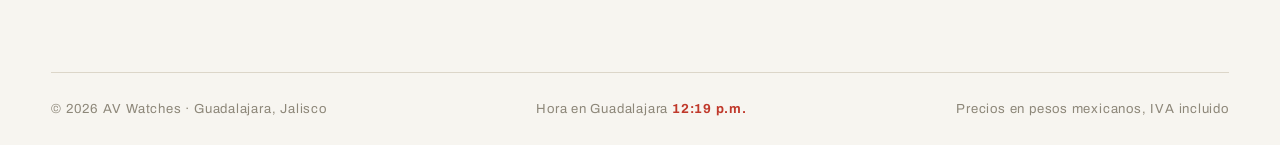
<file: aprende.html>
<!DOCTYPE html>
<html lang="es-MX" data-tema="noche">
<head>
<meta charset="utf-8">
<meta name="viewport" content="width=device-width, initial-scale=1">
<title>Aprende · AV Watches</title>
<meta name="description" content="Guías cortas para comprar reloj con criterio: movimientos, tallas, cuidados, autenticidad y glosario.">
<meta name="theme-color" content="#F7F5F0">
<link rel="icon" href="data:image/svg+xml,%3Csvg xmlns='http://www.w3.org/2000/svg' viewBox='0 0 32 32'%3E%3Crect width='32' height='32' fill='%23C0392B'/%3E%3Ctext x='16' y='23' font-family='Archivo,Helvetica,Arial,sans-serif' font-size='18' font-weight='900' letter-spacing='-1' fill='%23FFFFFF' text-anchor='middle'%3EAV%3C/text%3E%3C/svg%3E">
<link rel="preconnect" href="https://fonts.googleapis.com">
<link rel="preconnect" href="https://fonts.gstatic.com" crossorigin>
<link href="https://fonts.googleapis.com/css2?family=Archivo:wght@400;500;600;700;800;900&display=swap" rel="stylesheet">
<link rel="stylesheet" href="assets/css/base.css">
<link rel="stylesheet" href="assets/css/paginas.css">
<script src="assets/js/datos.js" defer></script>
<script src="assets/js/motor-reloj.js" defer></script>
<script src="assets/js/perfil.js" defer></script>
<script src="assets/js/tienda.js" defer></script>
<script src="assets/js/escala.js" defer></script>
<script src="assets/js/mecanismo.js" defer></script>
<script src="assets/js/componentes.js" defer></script>

</head>
<body>
<main id="principal">
  <section class="av-seccion av-marco">
    <p class="av-t-eyebrow">Aprende</p>
    <h1 class="av-t-titan">Lo que conviene<br>saber antes de comprar.</h1>
    <p class="av-t-lead" style="max-width:46ch;margin-top:.8rem">Cinco guías cortas. Ninguna te va a llevar más de tres minutos.</p>

    <div class="av-guias" style="margin-top:clamp(1.5rem,3vw,2.5rem)">
      <a class="av-guias__item" href="aprende-movimientos.html">
        <span class="n av-mono">01</span>
        <span class="t"><b>Automático, cuarzo o solar</b><em>Qué llevas dentro y qué te pide cada uno.</em></span>
        <span class="f av-mono">Leer →</span>
      </a>
      <a class="av-guias__item" href="aprende-talla.html">
        <span class="n av-mono">02</span>
        <span class="t"><b>Qué talla te queda</b><em>Cómo medir tu muñeca y qué diámetro buscar.</em></span>
        <span class="f av-mono">Leer →</span>
      </a>
      <a class="av-guias__item" href="aprende-cuidados.html">
        <span class="n av-mono">03</span>
        <span class="t"><b>Cómo cuidarlo</b><em>Agua, golpes, imanes y cada cuándo darle servicio.</em></span>
        <span class="f av-mono">Leer →</span>
      </a>
      <a class="av-guias__item" href="aprende-original.html">
        <span class="n av-mono">04</span>
        <span class="t"><b>Cómo saber si es original</b><em>Qué revisar antes de pagar por un seminuevo.</em></span>
        <span class="f av-mono">Leer →</span>
      </a>
      <a class="av-guias__item" href="aprende-glosario.html">
        <span class="n av-mono">05</span>
        <span class="t"><b>Glosario</b><em>Las palabras que usamos, en corto.</em></span>
        <span class="f av-mono">Leer →</span>
      </a>
    </div>

    <div class="av-cinta" style="margin-top:clamp(1.5rem,3vw,2.5rem)">
      <div><b class="av-t-titulo">¿Prefieres que te digan cuál?</b>
      <p class="av-mono av-tenue">Cinco preguntas y te doy una recomendación.</p></div>
      <a class="av-btn av-btn--solido" href="guia.html">Guíame</a>
    </div>
  </section>
</main>
</body>
</html>
</file>
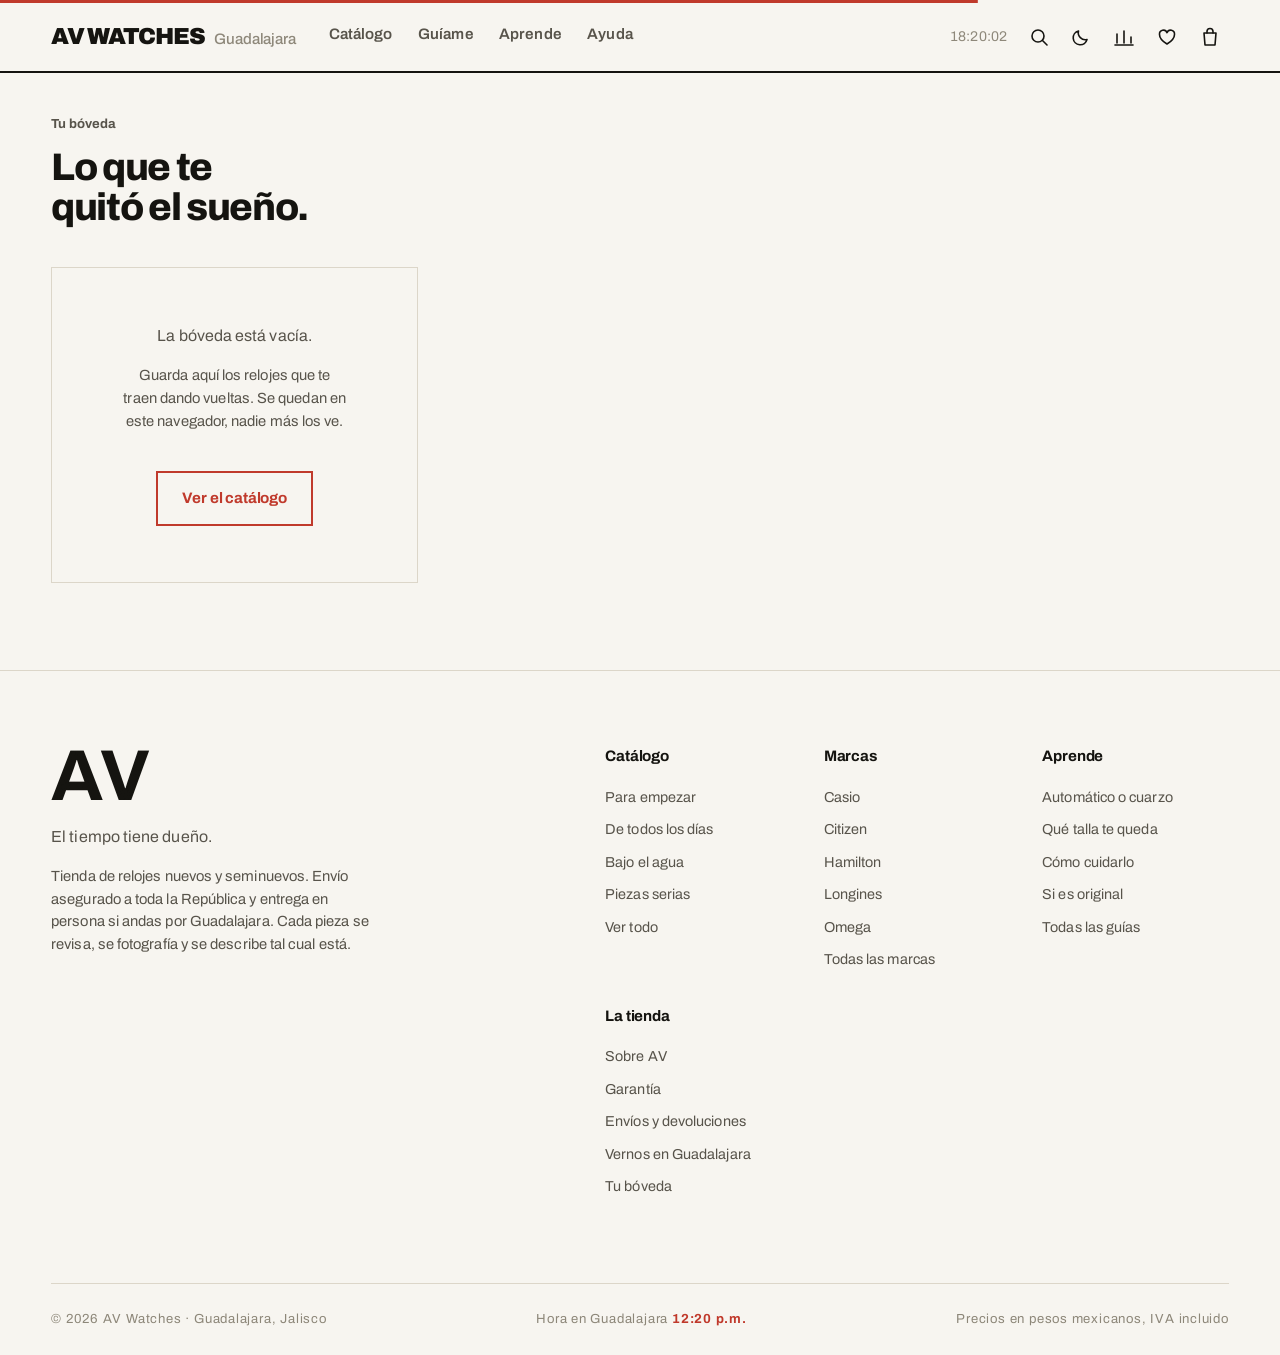
<file: boveda.html>
<!DOCTYPE html>
<html lang="es-MX" data-tema="noche">
<head>
<meta charset="utf-8">
<meta name="viewport" content="width=device-width, initial-scale=1">
<title>Tu bóveda · AV Watches</title>
<meta name="description" content="Los relojes que guardaste en tu bóveda de AV Watches.">
<meta name="theme-color" content="#F7F5F0">
<link rel="icon" href="data:image/svg+xml,%3Csvg xmlns='http://www.w3.org/2000/svg' viewBox='0 0 32 32'%3E%3Crect width='32' height='32' fill='%23C0392B'/%3E%3Ctext x='16' y='23' font-family='Archivo,Helvetica,Arial,sans-serif' font-size='18' font-weight='900' letter-spacing='-1' fill='%23FFFFFF' text-anchor='middle'%3EAV%3C/text%3E%3C/svg%3E">
<link rel="preconnect" href="https://fonts.googleapis.com">
<link rel="preconnect" href="https://fonts.gstatic.com" crossorigin>
<link href="https://fonts.googleapis.com/css2?family=Archivo:wght@400;500;600;700;800;900&display=swap" rel="stylesheet">
<link rel="stylesheet" href="assets/css/base.css">
<link rel="stylesheet" href="assets/css/paginas.css">
<script src="assets/js/datos.js" defer></script>
<script src="assets/js/motor-reloj.js" defer></script>
<script src="assets/js/perfil.js" defer></script>
<script src="assets/js/tienda.js" defer></script>
<script src="assets/js/escala.js" defer></script>
<script src="assets/js/mecanismo.js" defer></script>
<script src="assets/js/componentes.js" defer></script>
<script src="assets/js/boveda.js" defer></script>
</head>
<body>
<main id="principal">
  <section class="av-seccion av-marco">
    <header class="av-boveda__cab" data-revelar>
      <div>
        <p class="av-t-eyebrow" style="margin-bottom:.8rem">Tu bóveda</p>
        <h1 class="av-t-display">Lo que te<br>quitó el sueño.</h1>
      </div>
      <p class="av-conteo" id="conteo-boveda"></p>
    </header>
    <div class="av-vitrina" id="vitrina-boveda" style="margin-top:2.5rem"></div>
  </section>
</main>
</body>
</html>
</file>
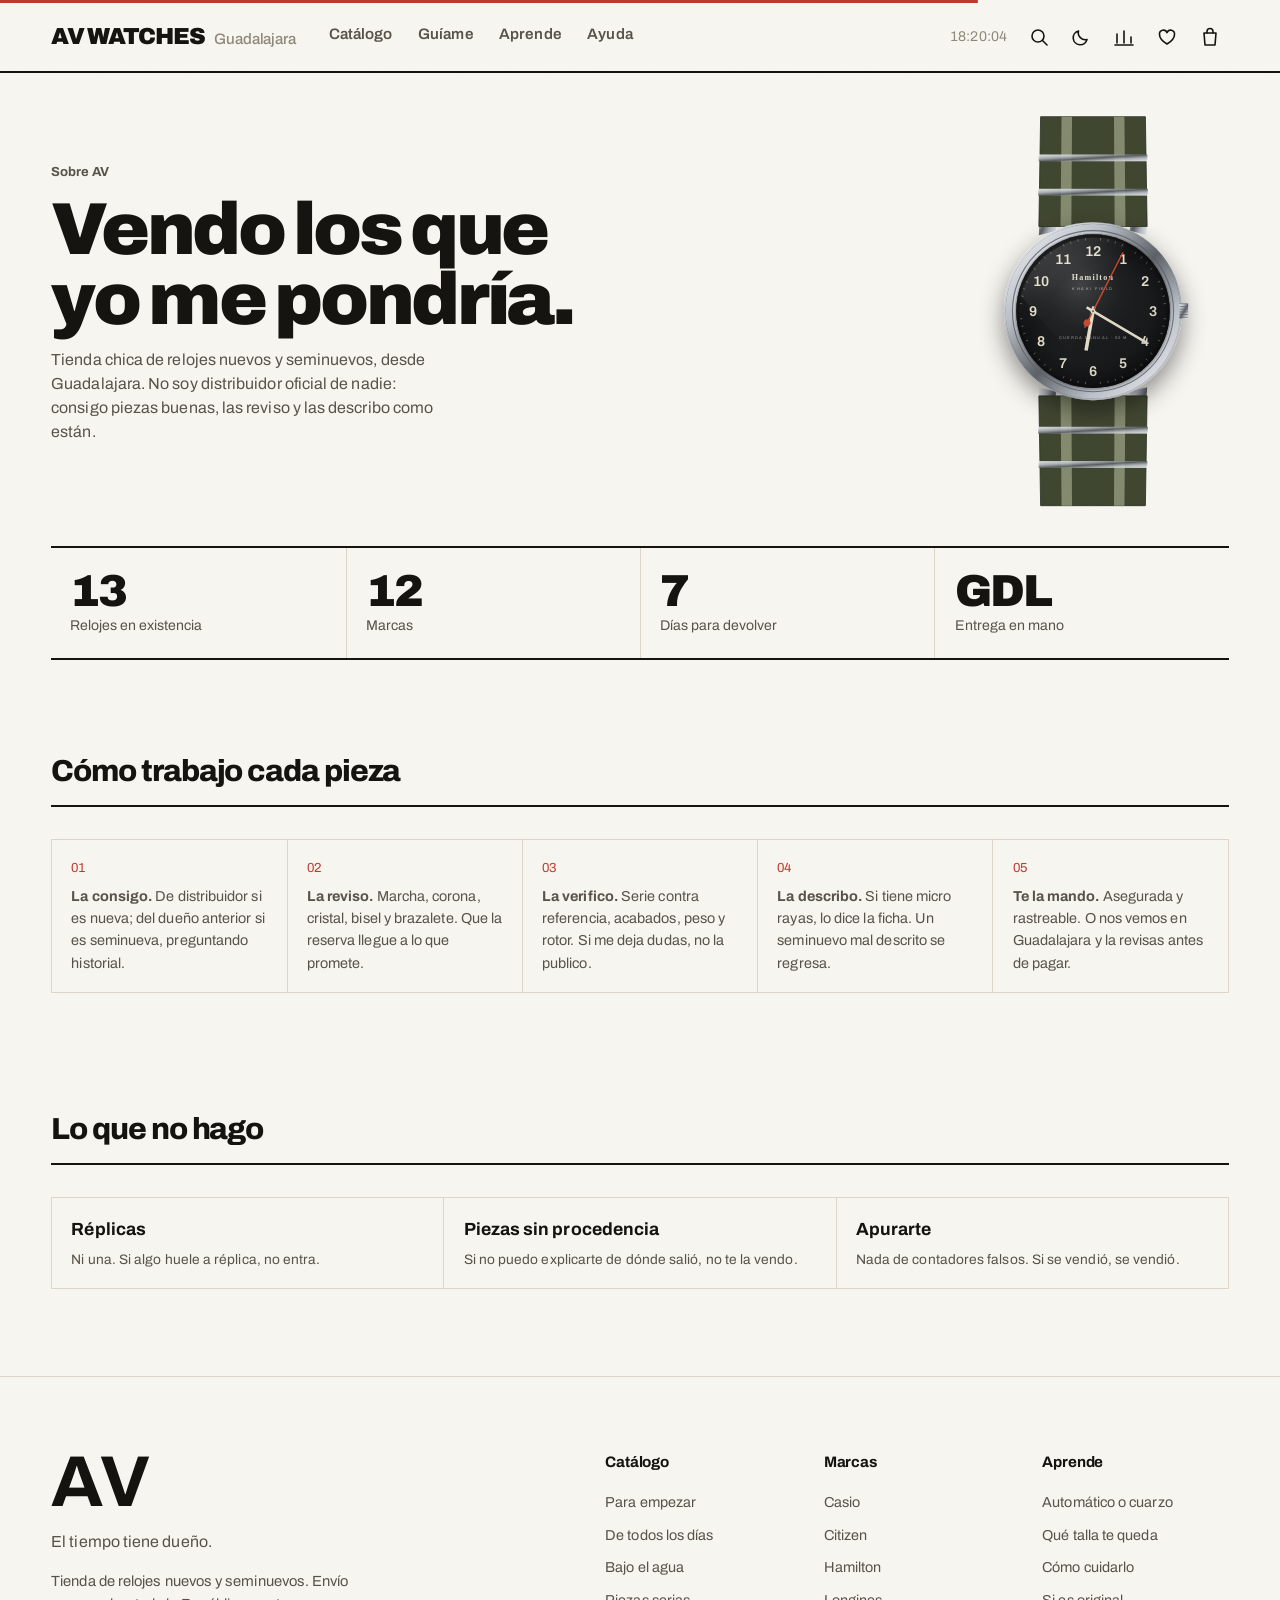
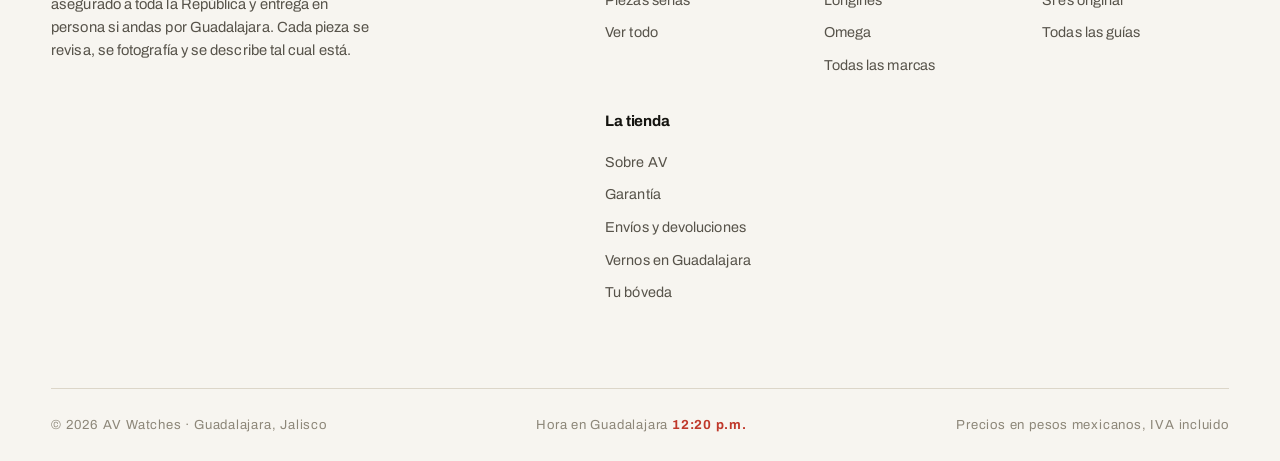
<file: casa.html>
<!DOCTYPE html>
<html lang="es-MX" data-tema="noche">
<head>
<meta charset="utf-8">
<meta name="viewport" content="width=device-width, initial-scale=1">
<title>Sobre AV Watches</title>
<meta name="description" content="Quién vende, cómo consigo y reviso cada reloj, y qué no hago.">
<meta name="theme-color" content="#F7F5F0">
<link rel="icon" href="data:image/svg+xml,%3Csvg xmlns='http://www.w3.org/2000/svg' viewBox='0 0 32 32'%3E%3Crect width='32' height='32' fill='%23C0392B'/%3E%3Ctext x='16' y='23' font-family='Archivo,Helvetica,Arial,sans-serif' font-size='18' font-weight='900' letter-spacing='-1' fill='%23FFFFFF' text-anchor='middle'%3EAV%3C/text%3E%3C/svg%3E">
<link rel="preconnect" href="https://fonts.googleapis.com">
<link rel="preconnect" href="https://fonts.gstatic.com" crossorigin>
<link href="https://fonts.googleapis.com/css2?family=Archivo:wght@400;500;600;700;800;900&display=swap" rel="stylesheet">
<link rel="stylesheet" href="assets/css/base.css">
<link rel="stylesheet" href="assets/css/paginas.css">
<script src="assets/js/datos.js" defer></script>
<script src="assets/js/motor-reloj.js" defer></script>
<script src="assets/js/perfil.js" defer></script>
<script src="assets/js/tienda.js" defer></script>
<script src="assets/js/escala.js" defer></script>
<script src="assets/js/mecanismo.js" defer></script>
<script src="assets/js/componentes.js" defer></script>

</head>
<body>
<main id="principal">
  <section class="av-seccion av-marco">
    <div class="av-portada-doble">
      <div>
        <p class="av-t-eyebrow">Sobre AV</p>
        <h1 class="av-t-titan">Vendo los que<br>yo me pondría.</h1>
        <p class="av-t-lead" style="max-width:44ch;margin-top:.8rem">Tienda chica de relojes nuevos y seminuevos, desde Guadalajara. No soy distribuidor oficial de nadie: consigo piezas buenas, las reviso y las describo como están.</p>
      </div>
      <div class="av-portada-pieza" data-reloj="hamilton-khaki-field" data-dibujo></div>
    </div>

    <div class="av-trato" style="margin-top:clamp(1.5rem,3vw,2.5rem)">
      <div><b data-cuenta-hasta="13">0</b><span>Relojes en existencia</span></div>
      <div><b data-cuenta-hasta="12">0</b><span>Marcas</span></div>
      <div><b data-cuenta-hasta="7">0</b><span>Días para devolver</span></div>
      <div><b>GDL</b><span>Entrega en mano</span></div>
    </div>
  </section>

  <!-- ⇢ TU HISTORIA VA AQUÍ. Dos o tres líneas: cómo entraste a esto y cuál
       fue tu primer reloj. En una tienda chica es lo que más vende. -->

  <section class="av-seccion av-marco">
    <header class="av-seccion-eti"><b>01</b><span class="av-t-eyebrow">Cómo trabajo cada pieza</span></header>
    <div class="av-pasos">
      <div><span class="av-mono av-acento">01</span><p><b>La consigo.</b> De distribuidor si es nueva; del dueño anterior si es seminueva, preguntando historial.</p></div>
      <div><span class="av-mono av-acento">02</span><p><b>La reviso.</b> Marcha, corona, cristal, bisel y brazalete. Que la reserva llegue a lo que promete.</p></div>
      <div><span class="av-mono av-acento">03</span><p><b>La verifico.</b> Serie contra referencia, acabados, peso y rotor. Si me deja dudas, no la publico.</p></div>
      <div><span class="av-mono av-acento">04</span><p><b>La describo.</b> Si tiene micro rayas, lo dice la ficha. Un seminuevo mal descrito se regresa.</p></div>
      <div><span class="av-mono av-acento">05</span><p><b>Te la mando.</b> Asegurada y rastreable. O nos vemos en Guadalajara y la revisas antes de pagar.</p></div>
    </div>
  </section>

  <section class="av-seccion av-marco">
    <header class="av-seccion-eti"><b>02</b><span class="av-t-eyebrow">Lo que no hago</span></header>
    <div class="av-fichas-cortas">
      <div><b>Réplicas</b><p>Ni una. Si algo huele a réplica, no entra.</p></div>
      <div><b>Piezas sin procedencia</b><p>Si no puedo explicarte de dónde salió, no te la vendo.</p></div>
      <div><b>Apurarte</b><p>Nada de contadores falsos. Si se vendió, se vendió.</p></div>
    </div>
  </section>
</main>
</body>
</html>
</file>
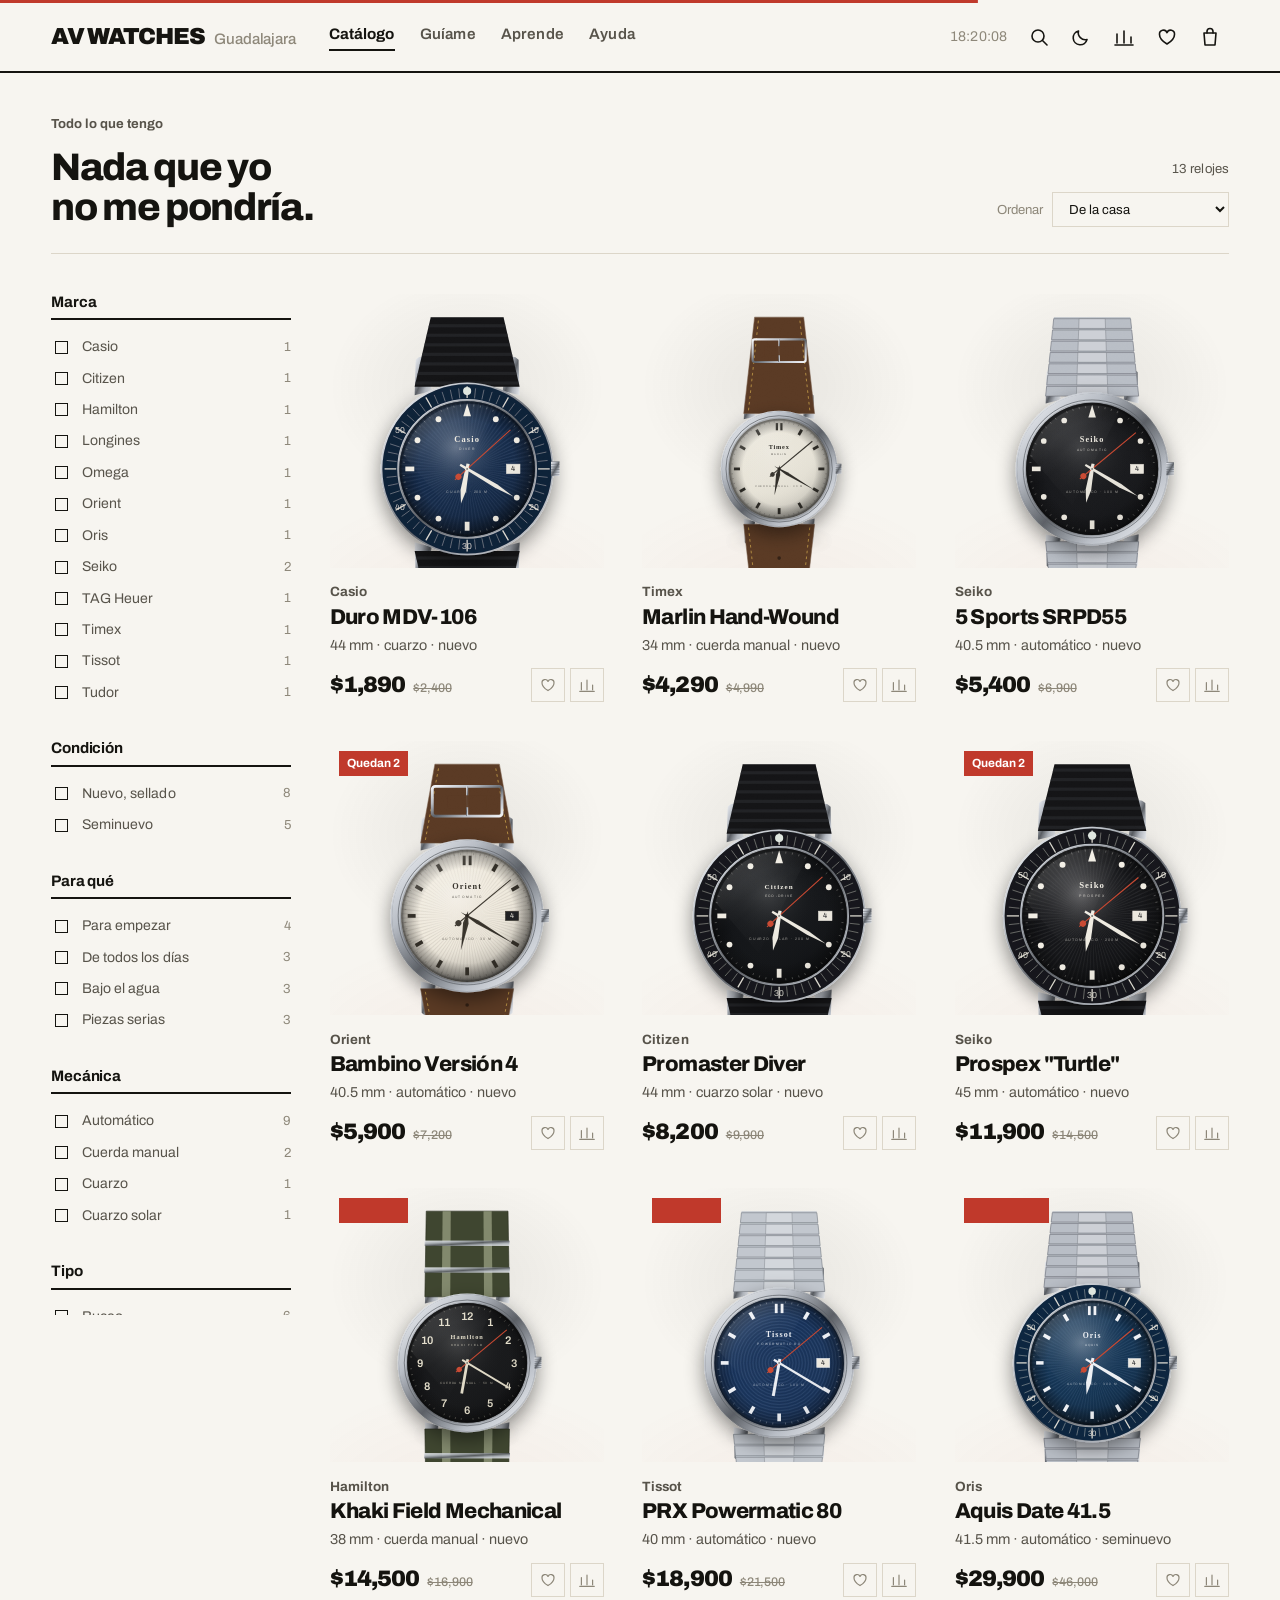
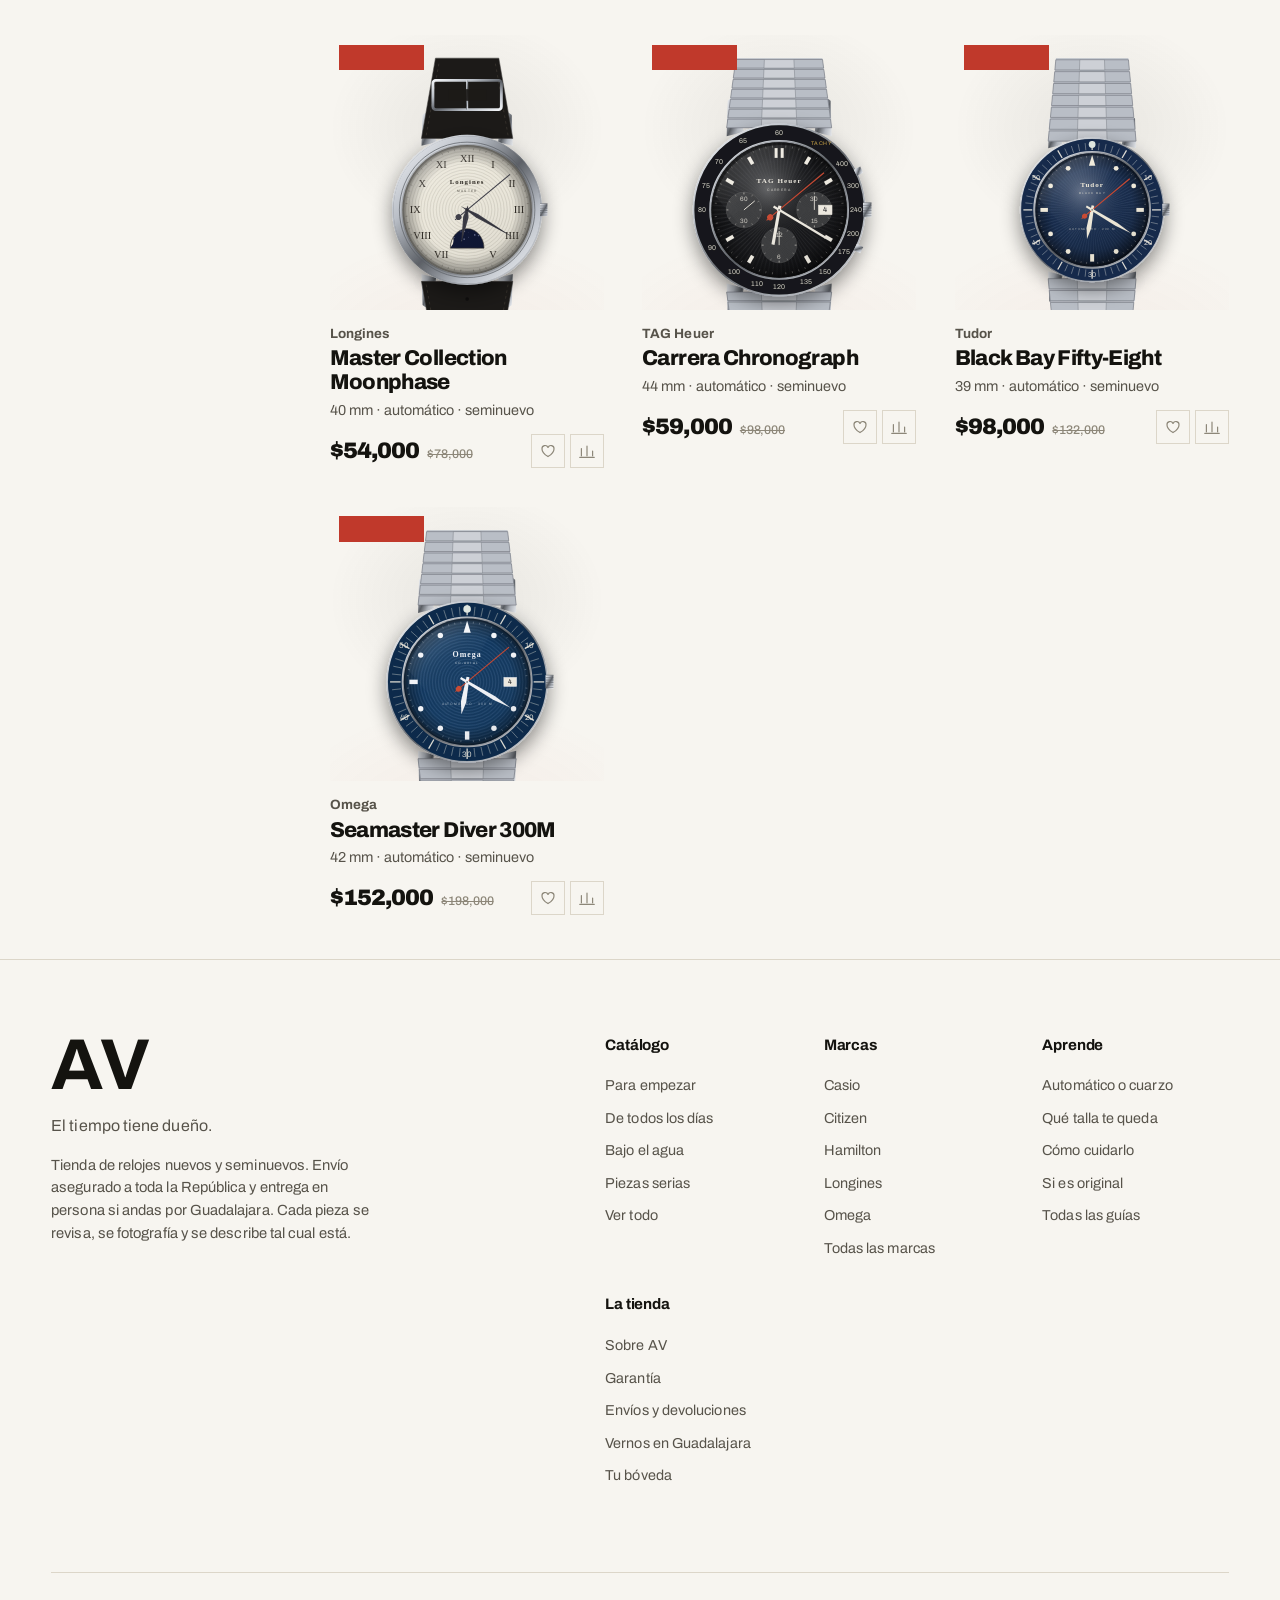
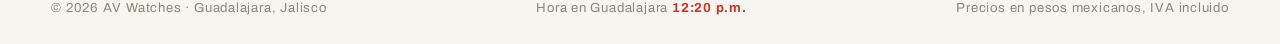
<file: catalogo.html>
<!DOCTYPE html>
<html lang="es-MX" data-tema="noche">
<head>
<meta charset="utf-8">
<meta name="viewport" content="width=device-width, initial-scale=1">
<title>Catálogo · AV Watches</title>
<meta name="description" content="Relojes nuevos y seminuevos de Seiko, Tissot, Hamilton, Oris, Omega y más. Filtra por marca, condición, precio y tamaño.">
<meta name="theme-color" content="#F7F5F0">
<link rel="icon" href="data:image/svg+xml,%3Csvg xmlns='http://www.w3.org/2000/svg' viewBox='0 0 32 32'%3E%3Crect width='32' height='32' fill='%23C0392B'/%3E%3Ctext x='16' y='23' font-family='Archivo,Helvetica,Arial,sans-serif' font-size='18' font-weight='900' letter-spacing='-1' fill='%23FFFFFF' text-anchor='middle'%3EAV%3C/text%3E%3C/svg%3E">
<link rel="preconnect" href="https://fonts.googleapis.com">
<link rel="preconnect" href="https://fonts.gstatic.com" crossorigin>
<link href="https://fonts.googleapis.com/css2?family=Archivo:wght@400;500;600;700;800;900&display=swap" rel="stylesheet">
<link rel="stylesheet" href="assets/css/base.css">
<link rel="stylesheet" href="assets/css/paginas.css">
<script src="assets/js/datos.js" defer></script>
<script src="assets/js/motor-reloj.js" defer></script>
<script src="assets/js/perfil.js" defer></script>
<script src="assets/js/tienda.js" defer></script>
<script src="assets/js/escala.js" defer></script>
<script src="assets/js/mecanismo.js" defer></script>
<script src="assets/js/componentes.js" defer></script>
<script src="assets/js/catalogo.js" defer></script>
</head>
<body>
<main id="principal">
  <section class="av-seccion av-marco" style="padding-bottom:0">
    <header class="av-catalogo__cab" data-revelar>
      <div>
        <p class="av-t-eyebrow" style="margin-bottom:.8rem">Todo lo que tengo</p>
        <h1 class="av-t-display">Nada que yo<br>no me pondría.</h1>
      </div>
      <div style="text-align:right">
        <p class="av-conteo" id="conteo">13 relojes</p>
        <div class="av-orden" style="margin-top:.6rem;justify-content:flex-end">
          <label for="orden">Ordenar</label>
          <select id="orden">
            <option value="destacado">De la casa</option>
            <option value="precio-asc">Precio · menor a mayor</option>
            <option value="precio-desc">Precio · mayor a menor</option>
            <option value="nuevo">Lo más nuevo</option>
            <option value="tamano">Tamaño de caja</option>
            <option value="stock">Los que quedan menos</option>
          </select>
        </div>
      </div>
    </header>

    <div class="av-catalogo">
      <button type="button" class="av-filtros-abrir" id="filtros-abrir" aria-expanded="false" aria-controls="filtros">
        <span>Filtrar y ordenar</span><b id="filtros-cuenta"></b>
      </button>
      <form class="av-filtros" id="filtros" aria-label="Filtrar la colección">
        <div class="av-filtros__cabeza">
          <span class="av-t-eyebrow">Filtros</span>
          <button type="button" class="av-cerrar" id="filtros-cerrar">Listo</button>
        </div>
        <div class="av-filtro"><h3>Marca</h3><div id="f-marca"></div></div>
        <div class="av-filtro"><h3>Condición</h3><div id="f-condicion"></div></div>
        <div class="av-filtro"><h3>Para qué</h3><div id="f-coleccion"></div></div>
        <div class="av-filtro"><h3>Mecánica</h3><div id="f-mecanica"></div></div>
        <div class="av-filtro"><h3>Tipo</h3><div id="f-estilo"></div></div>
        <div class="av-filtro"><h3>Complicación</h3><div id="f-comp"></div></div>
        <div class="av-filtro">
          <h3>Hasta cuánto</h3>
          <div class="av-rango">
            <input type="range" id="f-precio" min="1500" max="160000" step="500" value="160000" aria-label="Precio máximo">
            <div class="av-rango__val"><span>$1,500</span><span id="f-precio-val">Sin tope</span></div>
          </div>
        </div>
        <div class="av-filtro">
          <h3>Diámetro máximo</h3>
          <div class="av-rango">
            <input type="range" id="f-diam" min="34" max="45" step="0.5" value="45" aria-label="Diámetro máximo de caja">
            <div class="av-rango__val"><span>34 mm</span><span id="f-diam-val">45 mm</span></div>
          </div>
        </div>
        <button type="button" class="av-btn av-btn--bajo" id="f-limpiar">Limpiar filtros</button>
      </form>

      <div class="av-vitrina" id="vitrina" style="align-content:start"></div>
    </div>
  </section>
</main>
</body>
</html>
</file>
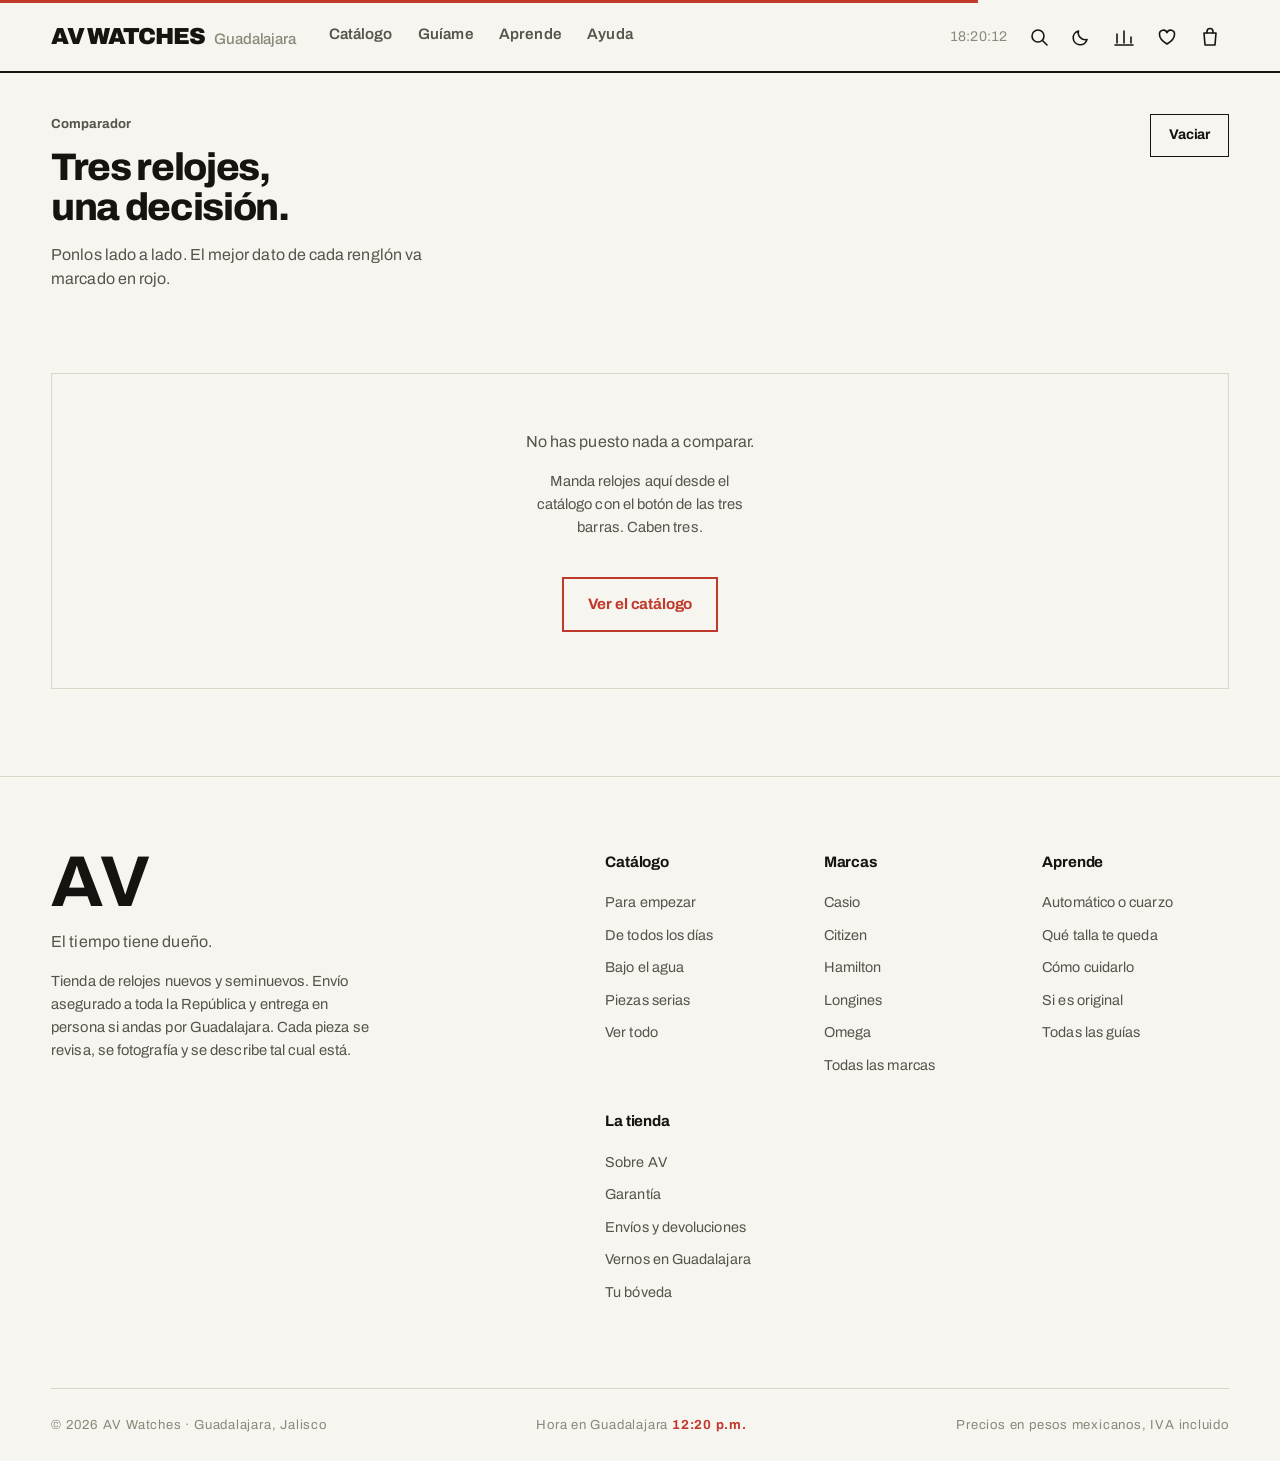
<file: comparar.html>
<!DOCTYPE html>
<html lang="es-MX" data-tema="noche">
<head>
<meta charset="utf-8">
<meta name="viewport" content="width=device-width, initial-scale=1">
<title>Comparador · AV Watches</title>
<meta name="description" content="Compara hasta tres relojes lado a lado: movimiento, caja, reserva de marcha, condición y precio.">
<meta name="theme-color" content="#F7F5F0">
<link rel="icon" href="data:image/svg+xml,%3Csvg xmlns='http://www.w3.org/2000/svg' viewBox='0 0 32 32'%3E%3Crect width='32' height='32' fill='%23C0392B'/%3E%3Ctext x='16' y='23' font-family='Archivo,Helvetica,Arial,sans-serif' font-size='18' font-weight='900' letter-spacing='-1' fill='%23FFFFFF' text-anchor='middle'%3EAV%3C/text%3E%3C/svg%3E">
<link rel="preconnect" href="https://fonts.googleapis.com">
<link rel="preconnect" href="https://fonts.gstatic.com" crossorigin>
<link href="https://fonts.googleapis.com/css2?family=Archivo:wght@400;500;600;700;800;900&display=swap" rel="stylesheet">
<link rel="stylesheet" href="assets/css/base.css">
<link rel="stylesheet" href="assets/css/paginas.css">
<script src="assets/js/datos.js" defer></script>
<script src="assets/js/motor-reloj.js" defer></script>
<script src="assets/js/perfil.js" defer></script>
<script src="assets/js/tienda.js" defer></script>
<script src="assets/js/escala.js" defer></script>
<script src="assets/js/mecanismo.js" defer></script>
<script src="assets/js/componentes.js" defer></script>
<script src="assets/js/comparar.js" defer></script>
</head>
<body>
<main id="principal">
  <section class="av-seccion av-marco">
    <header class="av-catalogo__cab" style="border:0;align-items:flex-start" data-revelar>
      <div>
        <p class="av-t-eyebrow" style="margin-bottom:.8rem">Comparador</p>
        <h1 class="av-t-display">Tres relojes,<br>una decisión.</h1>
        <p class="av-t-lead" style="margin-top:1rem;max-width:44ch">Ponlos lado a lado. El mejor dato de cada renglón va marcado en rojo.</p>
      </div>
      <button type="button" class="av-btn av-btn--bajo" id="vaciar-banco">Vaciar</button>
    </header>
    <div id="banco" style="margin-top:2.5rem"></div>
  </section>
</main>
</body>
</html>
</file>
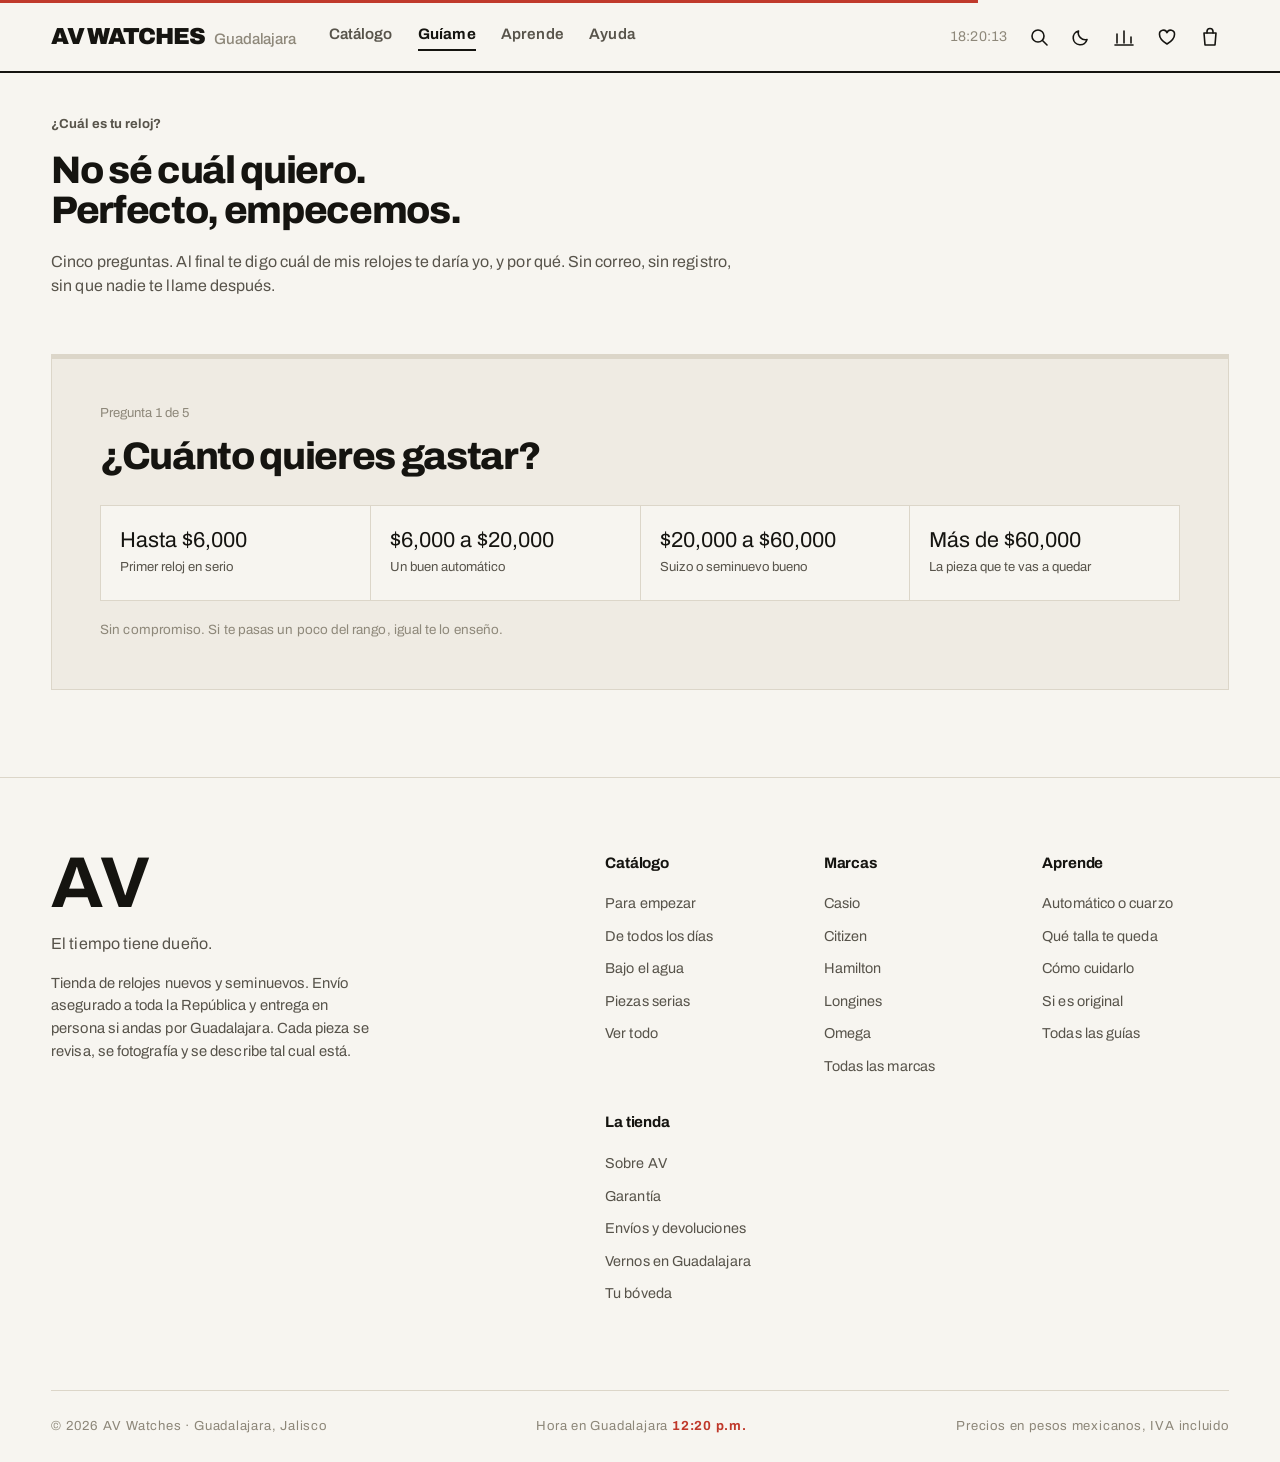
<file: guia.html>
<!DOCTYPE html>
<html lang="es-MX" data-tema="noche">
<head>
<meta charset="utf-8">
<meta name="viewport" content="width=device-width, initial-scale=1">
<title>¿Cuál es tu reloj? · AV Watches</title>
<meta name="description" content="Cinco preguntas y te digo cuál de mis relojes es para ti, con las razones. Presupuesto, muñeca, uso y mecánica.">
<meta name="theme-color" content="#F7F5F0">
<link rel="icon" href="data:image/svg+xml,%3Csvg xmlns='http://www.w3.org/2000/svg' viewBox='0 0 32 32'%3E%3Crect width='32' height='32' fill='%23C0392B'/%3E%3Ctext x='16' y='23' font-family='Archivo,Helvetica,Arial,sans-serif' font-size='18' font-weight='900' letter-spacing='-1' fill='%23FFFFFF' text-anchor='middle'%3EAV%3C/text%3E%3C/svg%3E">
<link rel="preconnect" href="https://fonts.googleapis.com">
<link rel="preconnect" href="https://fonts.gstatic.com" crossorigin>
<link href="https://fonts.googleapis.com/css2?family=Archivo:wght@400;500;600;700;800;900&display=swap" rel="stylesheet">
<link rel="stylesheet" href="assets/css/base.css">
<link rel="stylesheet" href="assets/css/paginas.css">
<script src="assets/js/datos.js" defer></script>
<script src="assets/js/motor-reloj.js" defer></script>
<script src="assets/js/perfil.js" defer></script>
<script src="assets/js/tienda.js" defer></script>
<script src="assets/js/escala.js" defer></script>
<script src="assets/js/mecanismo.js" defer></script>
<script src="assets/js/componentes.js" defer></script>
<script src="assets/js/guia.js" defer></script>
</head>
<body>
<main id="principal">
  <section class="av-seccion av-marco">
    <header style="max-width:44rem" data-revelar>
      <p class="av-t-eyebrow" style="margin-bottom:1rem">¿Cuál es tu reloj?</p>
      <h1 class="av-t-display">No sé cuál quiero.<br>Perfecto, empecemos.</h1>
      <p class="av-t-lead" style="margin-top:1.2rem">Cinco preguntas. Al final te digo cuál de mis relojes te daría yo, y por qué. Sin correo, sin registro, sin que nadie te llame después.</p>
    </header>
    <div class="av-guia" id="guia"></div>
  </section>
</main>
</body>
</html>
</file>
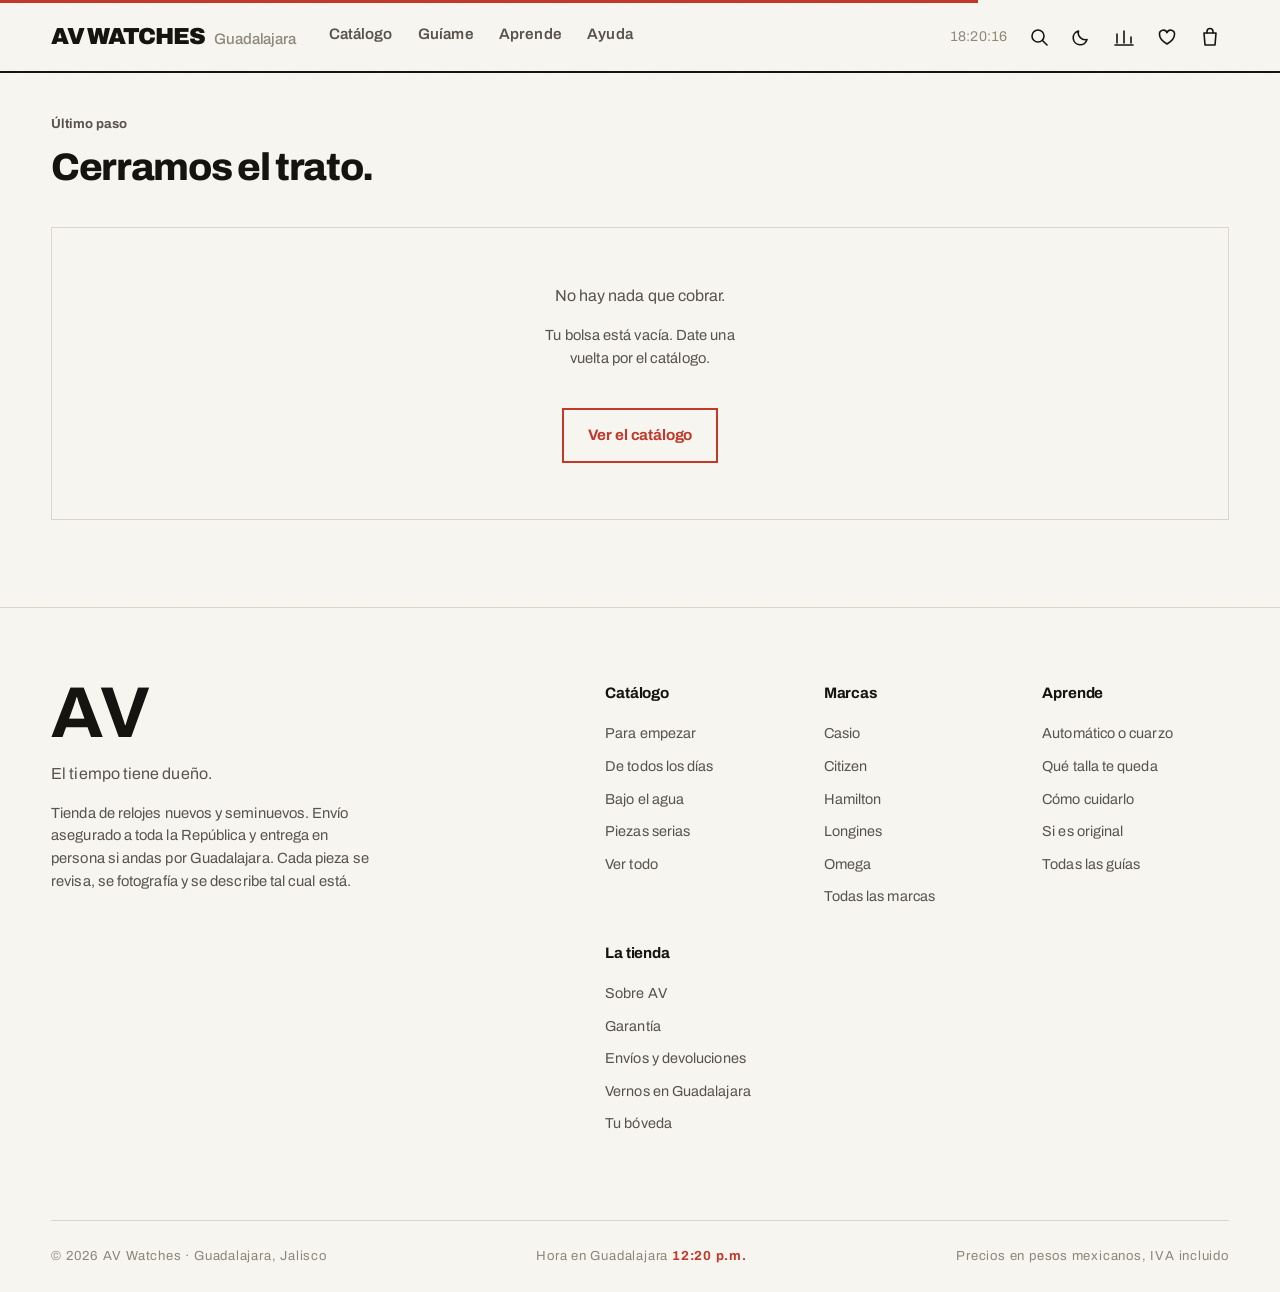
<file: pedido.html>
<!DOCTYPE html>
<html lang="es-MX" data-tema="noche">
<head>
<meta charset="utf-8">
<meta name="viewport" content="width=device-width, initial-scale=1">
<title>Completar el pedido · AV Watches</title>
<meta name="description" content="Cierra tu pedido en AV Watches: envío asegurado sin costo, grabado incluido y cinco años de garantía de taller.">
<meta name="theme-color" content="#F7F5F0">
<link rel="icon" href="data:image/svg+xml,%3Csvg xmlns='http://www.w3.org/2000/svg' viewBox='0 0 32 32'%3E%3Crect width='32' height='32' fill='%23C0392B'/%3E%3Ctext x='16' y='23' font-family='Archivo,Helvetica,Arial,sans-serif' font-size='18' font-weight='900' letter-spacing='-1' fill='%23FFFFFF' text-anchor='middle'%3EAV%3C/text%3E%3C/svg%3E">
<link rel="preconnect" href="https://fonts.googleapis.com">
<link rel="preconnect" href="https://fonts.gstatic.com" crossorigin>
<link href="https://fonts.googleapis.com/css2?family=Archivo:wght@400;500;600;700;800;900&display=swap" rel="stylesheet">
<link rel="stylesheet" href="assets/css/base.css">
<link rel="stylesheet" href="assets/css/paginas.css">
<script src="assets/js/datos.js" defer></script>
<script src="assets/js/motor-reloj.js" defer></script>
<script src="assets/js/perfil.js" defer></script>
<script src="assets/js/tienda.js" defer></script>
<script src="assets/js/escala.js" defer></script>
<script src="assets/js/mecanismo.js" defer></script>
<script src="assets/js/componentes.js" defer></script>
<script src="assets/js/pedido.js" defer></script>
</head>
<body>
<main id="principal">
  <section class="av-seccion av-marco">
    <p class="av-t-eyebrow" style="margin-bottom:.8rem">Último paso</p>
    <h1 class="av-t-display" style="margin-bottom:2.5rem" data-revelar>Cerramos el trato.</h1>
    <div class="av-pedido" id="pedido"></div>
  </section>
</main>
</body>
</html>
</file>
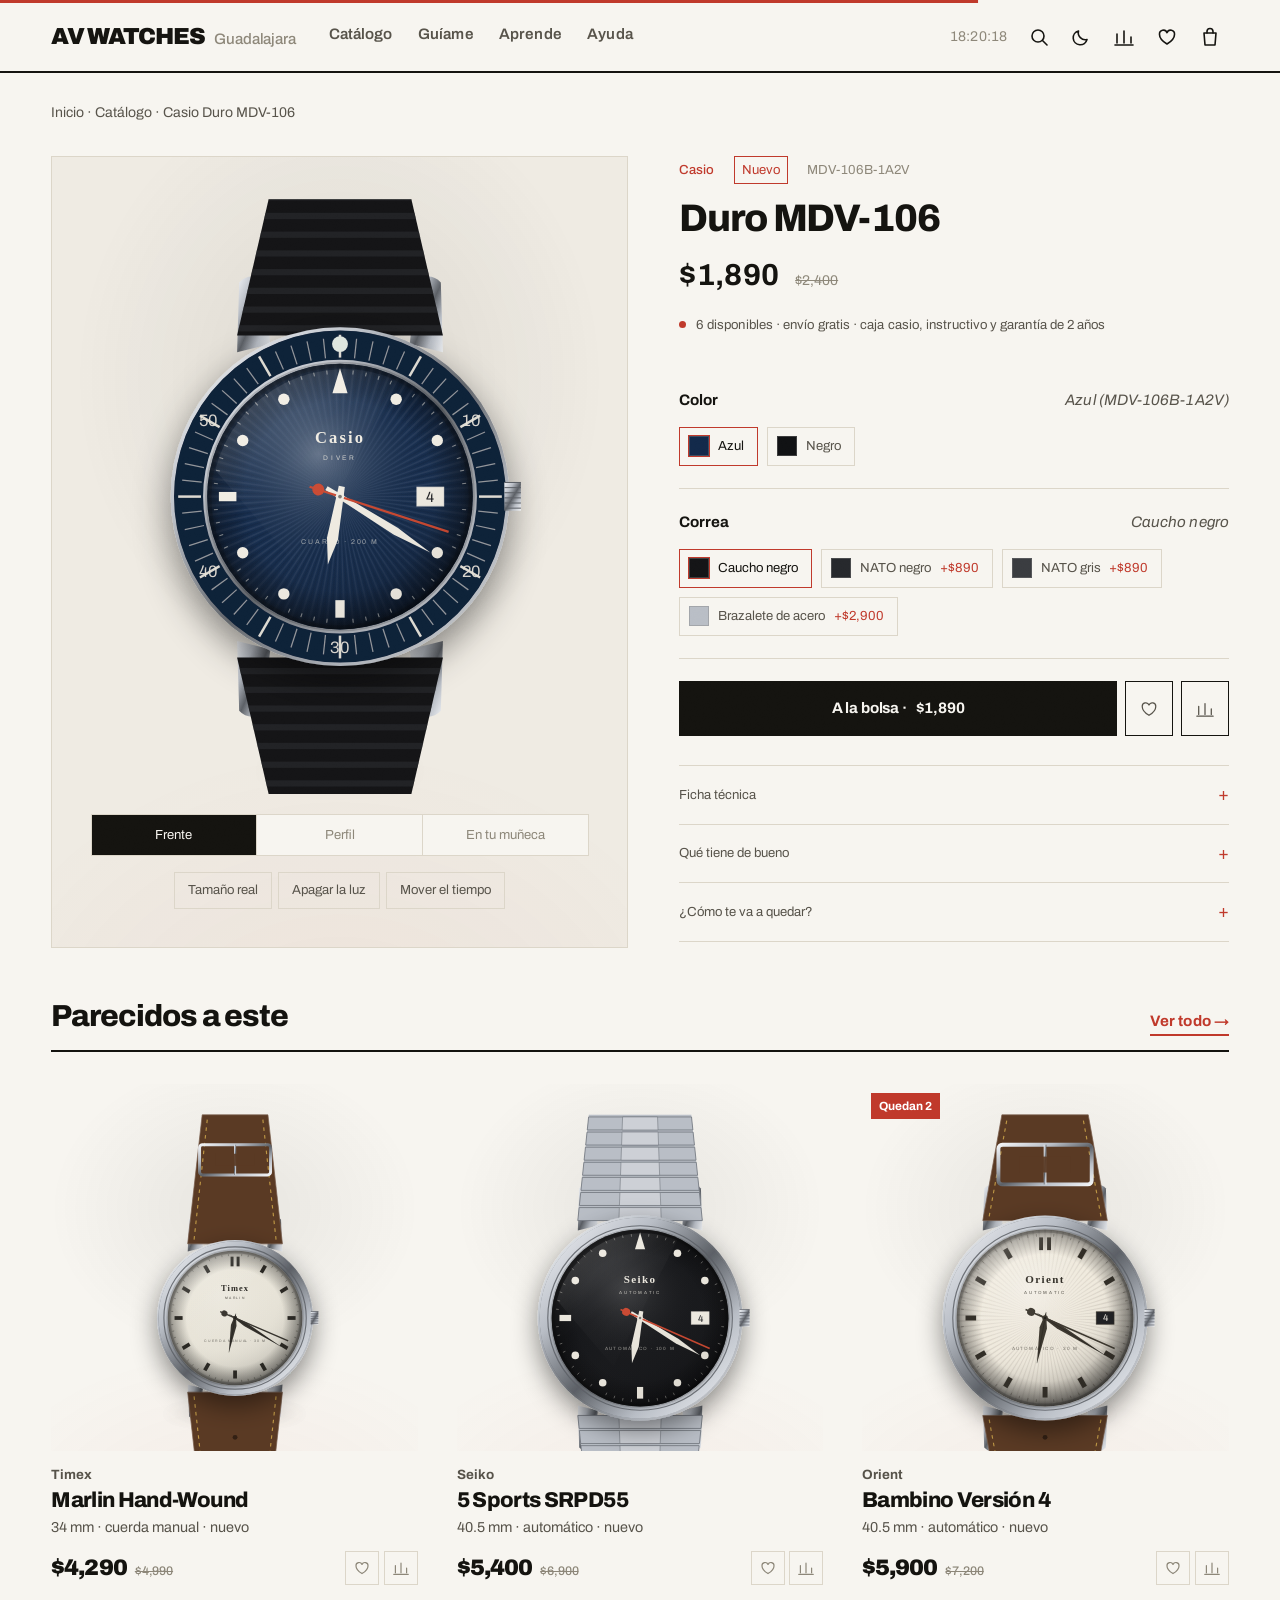
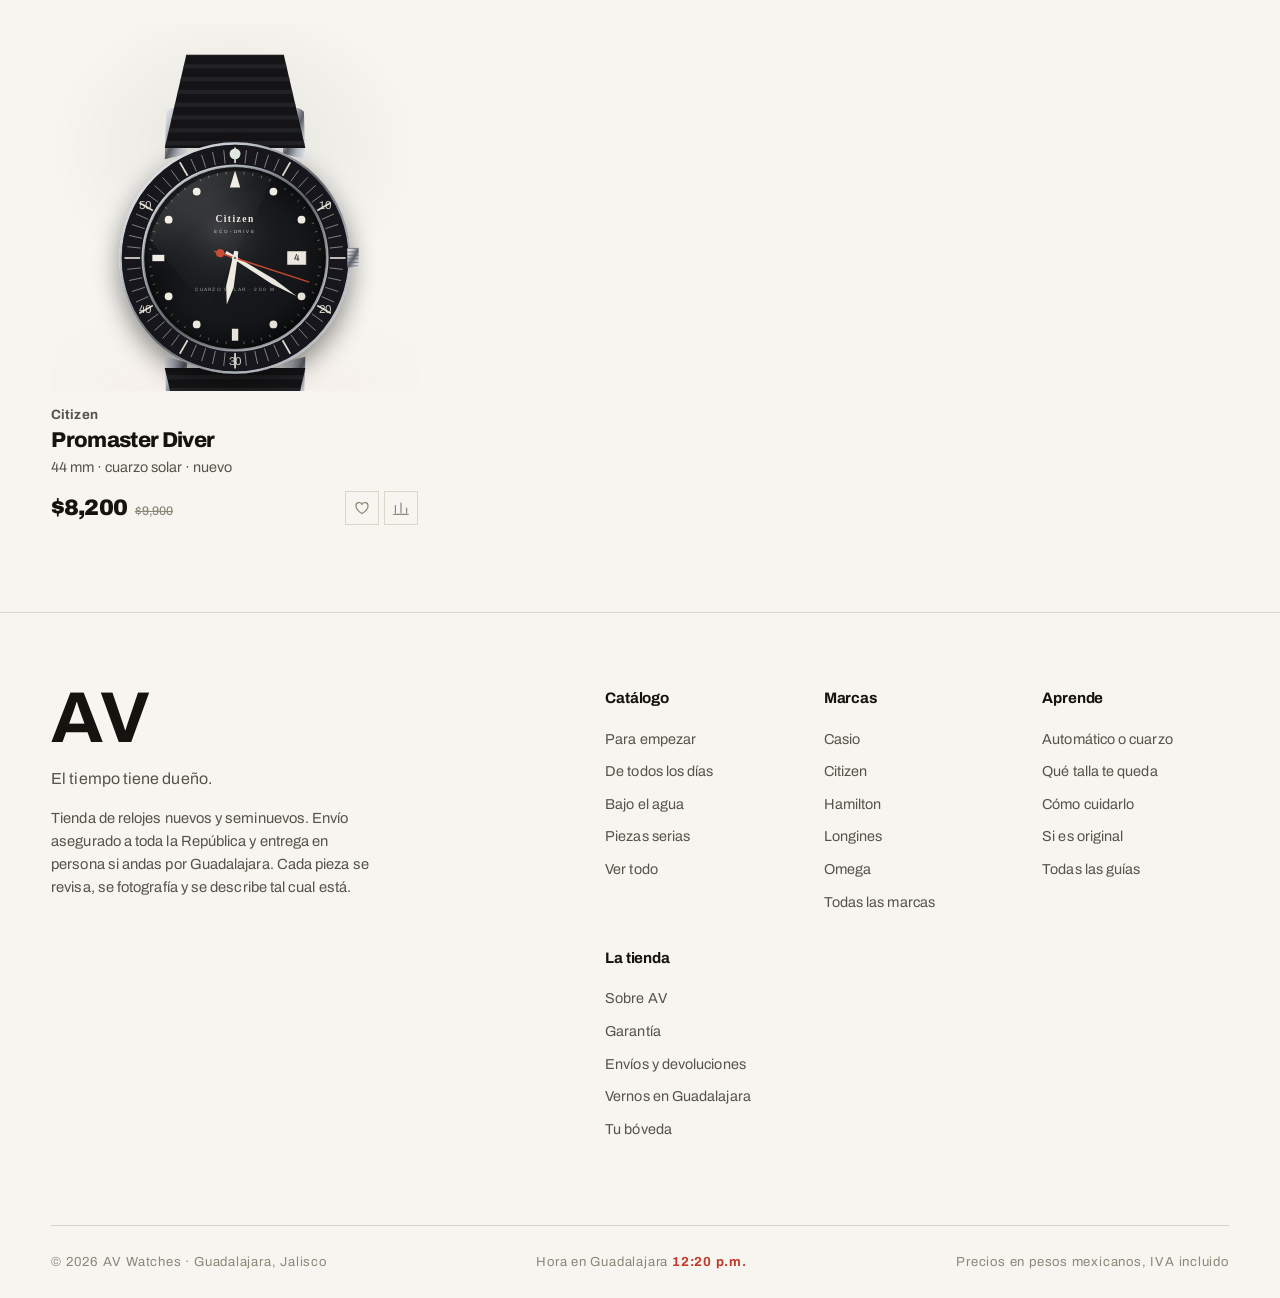
<file: reloj.html>
<!DOCTYPE html>
<html lang="es-MX" data-tema="noche">
<head>
<meta charset="utf-8">
<meta name="viewport" content="width=device-width, initial-scale=1">
<title>Reloj · AV Watches</title>
<meta name="description" content="Ficha técnica completa, referencias disponibles, correas y prueba de talla en muñeca.">
<meta name="theme-color" content="#F7F5F0">
<link rel="icon" href="data:image/svg+xml,%3Csvg xmlns='http://www.w3.org/2000/svg' viewBox='0 0 32 32'%3E%3Crect width='32' height='32' fill='%23C0392B'/%3E%3Ctext x='16' y='23' font-family='Archivo,Helvetica,Arial,sans-serif' font-size='18' font-weight='900' letter-spacing='-1' fill='%23FFFFFF' text-anchor='middle'%3EAV%3C/text%3E%3C/svg%3E">
<link rel="preconnect" href="https://fonts.googleapis.com">
<link rel="preconnect" href="https://fonts.gstatic.com" crossorigin>
<link href="https://fonts.googleapis.com/css2?family=Archivo:wght@400;500;600;700;800;900&display=swap" rel="stylesheet">
<link rel="stylesheet" href="assets/css/base.css">
<link rel="stylesheet" href="assets/css/paginas.css">
<script src="assets/js/datos.js" defer></script>
<script src="assets/js/motor-reloj.js" defer></script>
<script src="assets/js/perfil.js" defer></script>
<script src="assets/js/tienda.js" defer></script>
<script src="assets/js/escala.js" defer></script>
<script src="assets/js/mecanismo.js" defer></script>
<script src="assets/js/componentes.js" defer></script>
<script src="assets/js/detalle.js" defer></script>
</head>
<body>
<main id="principal">
  <div class="av-seccion av-marco" id="ficha-cont" style="padding-top:2rem">
    <nav class="av-mono av-tenue" style="margin-bottom:2rem" aria-label="Migas">
      <a href="index.html">Inicio</a> · <a href="catalogo.html">Catálogo</a> · <span id="miga-nom">…</span>
    </nav>
    <div class="av-ficha" id="ficha"></div>

    <section style="margin-top:var(--ritmo)">
      <header class="av-seccion-eti">
        <b>·</b><span class="av-t-eyebrow">Parecidos a este</span>
        <a class="av-enlace" href="catalogo.html">Ver todo →</a>
      </header>
      <div class="av-vitrina" id="relacionadas"></div>
    </section>
  </div>
</main>
</body>
</html>
</file>
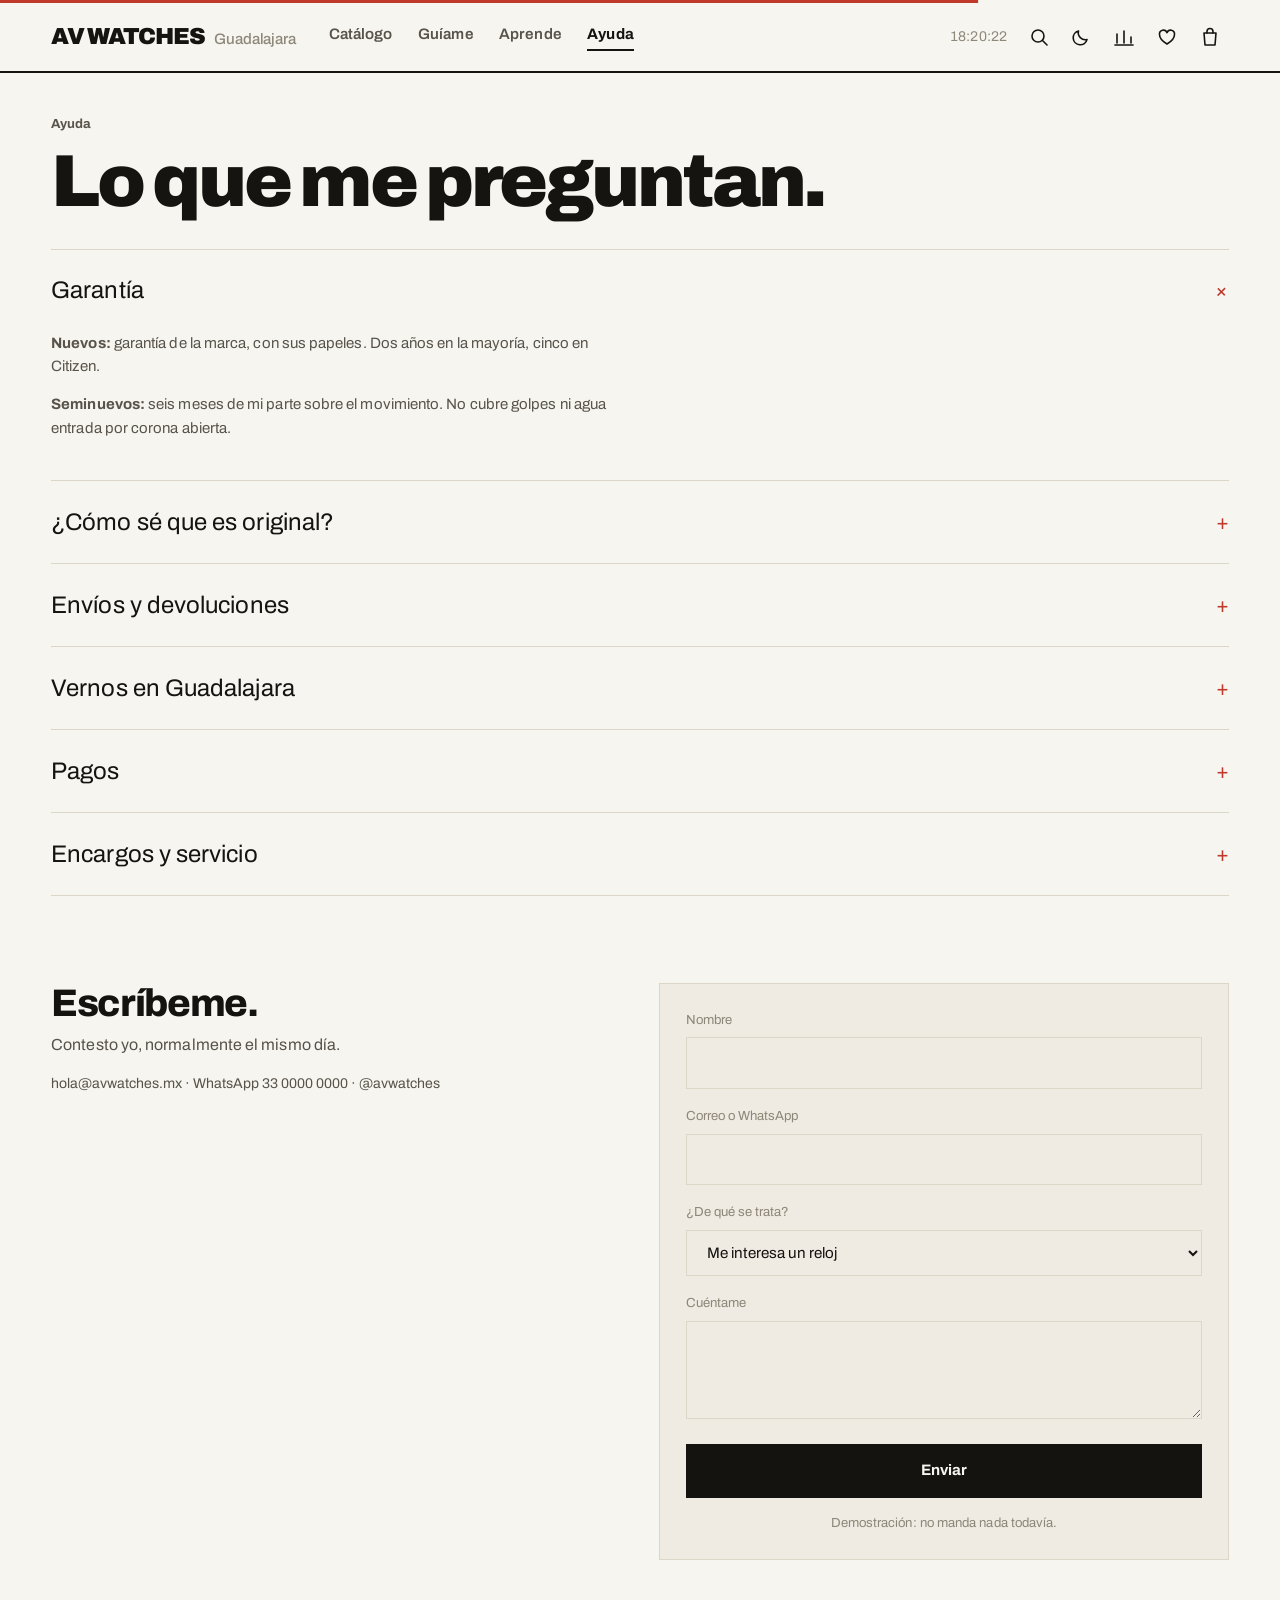
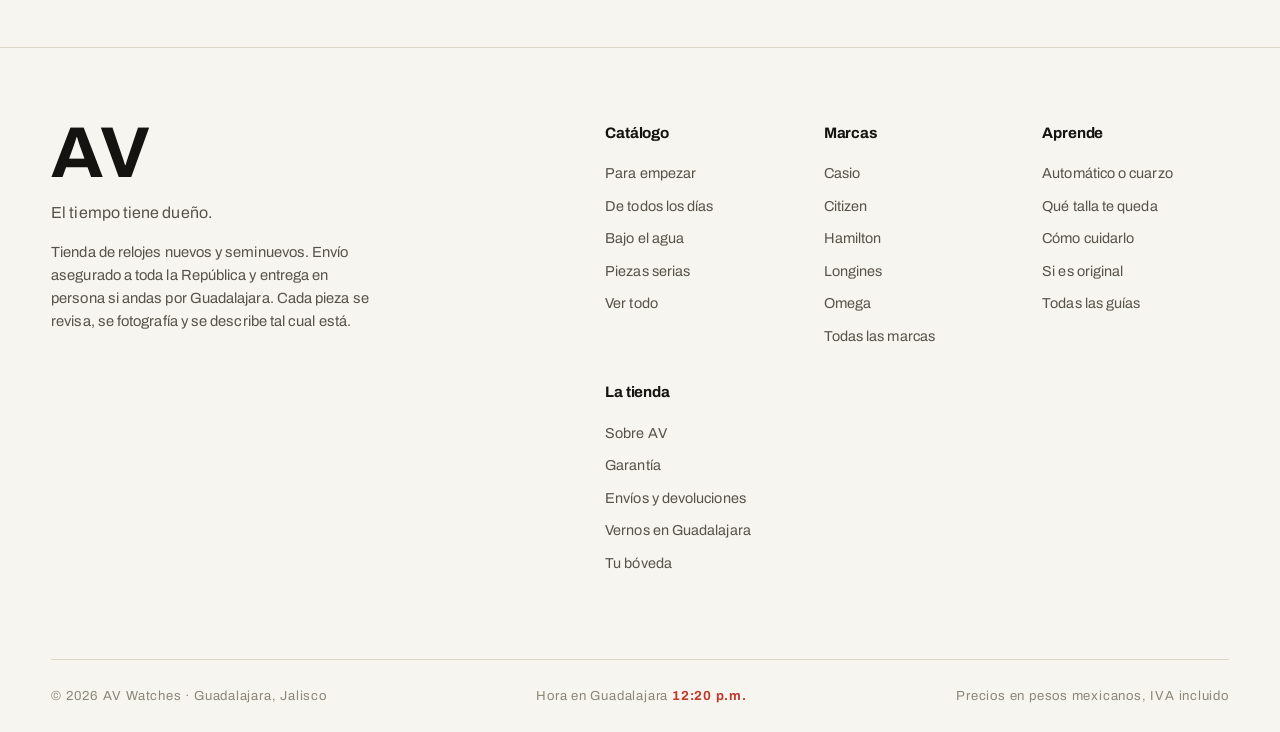
<file: servicio.html>
<!DOCTYPE html>
<html lang="es-MX" data-tema="noche">
<head>
<meta charset="utf-8">
<meta name="viewport" content="width=device-width, initial-scale=1">
<title>Ayuda · AV Watches</title>
<meta name="description" content="Garantía, autenticidad, envíos, devoluciones y cómo vernos en Guadalajara.">
<meta name="theme-color" content="#F7F5F0">
<link rel="icon" href="data:image/svg+xml,%3Csvg xmlns='http://www.w3.org/2000/svg' viewBox='0 0 32 32'%3E%3Crect width='32' height='32' fill='%23C0392B'/%3E%3Ctext x='16' y='23' font-family='Archivo,Helvetica,Arial,sans-serif' font-size='18' font-weight='900' letter-spacing='-1' fill='%23FFFFFF' text-anchor='middle'%3EAV%3C/text%3E%3C/svg%3E">
<link rel="preconnect" href="https://fonts.googleapis.com">
<link rel="preconnect" href="https://fonts.gstatic.com" crossorigin>
<link href="https://fonts.googleapis.com/css2?family=Archivo:wght@400;500;600;700;800;900&display=swap" rel="stylesheet">
<link rel="stylesheet" href="assets/css/base.css">
<link rel="stylesheet" href="assets/css/paginas.css">
<script src="assets/js/datos.js" defer></script>
<script src="assets/js/motor-reloj.js" defer></script>
<script src="assets/js/perfil.js" defer></script>
<script src="assets/js/tienda.js" defer></script>
<script src="assets/js/escala.js" defer></script>
<script src="assets/js/mecanismo.js" defer></script>
<script src="assets/js/componentes.js" defer></script>

</head>
<body>
<main id="principal">
  <section class="av-seccion av-marco">
    <p class="av-t-eyebrow">Ayuda</p>
    <h1 class="av-t-titan">Lo que me preguntan.</h1>

    <div class="av-acordeon" style="margin-top:clamp(1.2rem,2.5vw,2rem)" id="garantia">
      <details open><summary>Garantía</summary><div>
        <p><b>Nuevos:</b> garantía de la marca, con sus papeles. Dos años en la mayoría, cinco en Citizen.</p>
        <p><b>Seminuevos:</b> seis meses de mi parte sobre el movimiento. No cubre golpes ni agua entrada por corona abierta.</p>
      </div></details>

      <details id="autenticidad"><summary>¿Cómo sé que es original?</summary><div>
        <p>Reviso serie, acabados, peso y rotor contra la referencia. Si quieres, llévalo con tu relojero dentro de los 7 días: si no es lo que dije, te devuelvo todo, peritaje incluido.</p>
        <p><a class="av-enlace" href="aprende-original.html">Qué revisar tú mismo →</a></p>
      </div></details>

      <details id="envios"><summary>Envíos y devoluciones</summary><div>
        <p>Envío asegurado sin costo a toda la República, 2 a 5 días con guía. Express a capitales: $450, día siguiente.</p>
        <p><b>7 días para devolver</b> desde que lo recibes. Completo y sin uso más allá de probártelo. Te devuelvo el total.</p>
      </div></details>

      <details id="gdl"><summary>Vernos en Guadalajara</summary><div>
        <p>Quedamos en un punto público que te acomode. Llevo el reloj con todo lo que incluye para que lo revises antes de pagar. Si no te convence, no pasa nada.</p>
      </div></details>

      <details><summary>Pagos</summary><div>
        <p>Hasta 12 meses sin intereses con tarjeta en piezas de más de $10,000. Por transferencia, 3% de descuento.</p>
        <p>También tomo tu reloj a cuenta. Mándame fotos y te digo en cuánto.</p>
      </div></details>

      <details><summary>Encargos y servicio</summary><div>
        <p><b>Encargos:</b> dime marca y referencia y te digo precio y tiempo antes de que apartes nada.</p>
        <p><b>Servicio:</b> no soy taller. Ajusto brazalete y cambio correa sin costo; para el movimiento te recomiendo relojeros de aquí, sin comisión.</p>
      </div></details>
    </div>
  </section>

  <section class="av-seccion av-marco" id="contacto">
    <div class="av-rejilla av-dos" style="align-items:start">
      <div>
        <h2 class="av-t-display">Escríbeme.</h2>
        <p class="av-t-lead" style="margin-top:.6rem">Contesto yo, normalmente el mismo día.</p>
        <!-- ⇢ CAMBIA ESTOS DATOS POR LOS TUYOS -->
        <p class="av-mono av-tenue">hola@avwatches.mx · WhatsApp 33 0000 0000 · @avwatches</p>
      </div>
      <form class="av-resumen" style="position:static" onsubmit="event.preventDefault();AVTienda.aviso('Mensaje listo. Te contesto hoy mismo.');this.reset()">
        <div class="av-campo"><label for="c-nombre">Nombre</label><input id="c-nombre" required></div>
        <div class="av-campo"><label for="c-correo">Correo o WhatsApp</label><input id="c-correo" required></div>
        <div class="av-campo"><label for="c-tema">¿De qué se trata?</label>
          <select id="c-tema">
            <option>Me interesa un reloj</option><option>Verlo en persona en Guadalajara</option>
            <option>Busco algo por encargo</option><option>Dar mi reloj a cuenta</option><option>Otra cosa</option>
          </select></div>
        <div class="av-campo"><label for="c-msj">Cuéntame</label><textarea id="c-msj" rows="3"></textarea></div>
        <button type="submit" class="av-btn av-btn--solido av-bloque">Enviar</button>
        <p class="av-bolsa__nota">Demostración: no manda nada todavía.</p>
      </form>
    </div>
  </section>
</main>
</body>
</html>
</file>
<file: assets/css/base.css>
/* ==========================================================================
   AV WATCHES · Base
   --------------------------------------------------------------------------
   Reglas de la casa: papel, no pantalla. Una sola familia tipográfica y la
   jerarquía se hace con peso y tamaño, no con mayúsculas ni con espaciado
   entre letras. El acento es rojo y se usa poco. Nada de dorado, nada de
   cursivas decorativas, nada de numerar secciones.

   La página se lee como el catálogo impreso de una tienda que sabe lo que
   vende, y el fondo claro es el que le queda a una foto de producto.
   ========================================================================== */

/* --- 1. Tokens ----------------------------------------------------------- */
:root {
  color-scheme: light;
  --tinta:          #14130F;   /* negro cálido, no #000 */
  --tinta-tenue:    #57534A;
  --tinta-fantasma: #8D8779;
  --fondo:          #F7F5F0;   /* papel */
  --fondo-2:        #EFEBE3;   /* papel a la sombra */
  --fondo-3:        #FFFFFF;   /* tarjeta */
  --linea:          #DCD6C9;
  --linea-viva:     #14130F;
  --acento:         #C0392B;   /* rojo de sello: se usa poco y pega fuerte */
  --acento-hondo:   #96291D;
  --brasa:          #C0392B;
  --lume:           #1F7A5C;
  --velo:           rgba(20,19,15,.45);

  /* Una sola familia. La jerarquía la hace el peso, no otra tipografía. */
  --display: Archivo, 'Helvetica Neue', Arial, sans-serif;
  --mono:    Archivo, 'Helvetica Neue', Arial, sans-serif;
  --sans:    Archivo, 'Helvetica Neue', Arial, sans-serif;

  --mec-acero: rgba(70,74,84,.85);
  --mec-placa: rgba(60,64,74,.05);
  --mec-borde: rgba(60,64,74,.28);
  --mec-luz:   rgba(192,57,43,.08);

  --marco: clamp(1.25rem, 4vw, 4rem);
  --filo: 1px solid var(--linea);
  --ritmo: clamp(2.2rem, 3.4vw, 3.6rem);
  --cabeza-alto: 68px;
  --curva: cubic-bezier(.19,1,.22,1);
}

/* El tema oscuro no es negro con dorado: es la misma tinta y el mismo rojo
   sobre un carbón cálido, para que la tienda se reconozca en los dos. */
[data-tema="noche"] {
  color-scheme: dark;
  --tinta:          #F2EFE8;
  --tinta-tenue:    #A8A296;
  --tinta-fantasma: #766F62;
  --fondo:          #171613;
  --fondo-2:        #1F1E1A;
  --fondo-3:        #26241F;
  --linea:          #35332C;
  --linea-viva:     #F2EFE8;
  --acento:         #E4573F;
  --acento-hondo:   #C0392B;
  --brasa:          #E4573F;
  --lume:           #79F0C8;
  --velo:           rgba(10,9,8,.62);
  --mec-acero: rgba(176,180,190,.9);
  --mec-placa: rgba(150,150,160,.06);
  --mec-borde: rgba(170,172,180,.26);
  --mec-luz:   rgba(228,87,63,.12);
}

/* --- 2. Reinicio --------------------------------------------------------- */
*, *::before, *::after { box-sizing: border-box; }
html { -webkit-text-size-adjust: 100%; scroll-behavior: smooth; }
@media (prefers-reduced-motion: reduce) { html { scroll-behavior: auto; } *, *::before, *::after { animation-duration: .01ms !important; animation-iteration-count: 1 !important; transition-duration: .01ms !important; } }

body {
  margin: 0;
  background: var(--fondo);
  color: var(--tinta);
  font-family: var(--sans);
  font-size: 15px;
  line-height: 1.55;
  letter-spacing: .005em;
  -webkit-font-smoothing: antialiased;
  overflow-x: hidden;
  transition: background .5s var(--curva), color .5s var(--curva);
}
/* Grano de papel: apenas se nota, pero quita el plano digital perfecto. */
body::before {
  content: ''; position: fixed; inset: 0; z-index: 9998; pointer-events: none; opacity: .55;
  background-image: url("data:image/svg+xml,%3Csvg xmlns='http://www.w3.org/2000/svg' width='180' height='180'%3E%3Cfilter id='n'%3E%3CfeTurbulence type='fractalNoise' baseFrequency='.85' numOctaves='3'/%3E%3CfeColorMatrix type='saturate' values='0'/%3E%3C/filter%3E%3Crect width='180' height='180' filter='url(%23n)' opacity='.045'/%3E%3C/svg%3E");
  mix-blend-mode: overlay;
}
body.av-bloqueado { overflow: hidden; }

/* Con una grotesca, un encabezado en peso 400 se lee como texto sin
   terminar. El default es negritas y las clases afinan desde ahí. */
h1,h2,h3,h4 { margin: 0; font-weight: 700; line-height: 1.08; letter-spacing: -.03em; }
p { margin: 0 0 1em; }
img, svg { display: block; max-width: 100%; }
button, input, select, textarea { font: inherit; color: inherit; }
button { background: none; border: 0; cursor: pointer; padding: 0; }
a { color: inherit; text-decoration: none; }
:focus-visible { outline: 3px solid var(--acento); outline-offset: 2px; }
::selection { background: var(--acento); color: #FFF; }
hr { border: 0; border-top: var(--filo); margin: 0; }
[hidden] { display: none !important; }

/* --- 3. Tipografía ------------------------------------------------------- */
/* Una sola familia en varios pesos. Los titulares van pesados y apretados;
   el texto corrido, normal. Ninguna etiqueta va en mayúsculas con espaciado
   ancho: eso es lo que hace que una página se vea de plantilla. */
.av-t-titan {
  font-size: clamp(2.4rem, 6vw, 4.6rem);
  line-height: .95; font-weight: 900; letter-spacing: -.045em;
}
.av-t-display { font-size: clamp(1.6rem, 3vw, 2.4rem); line-height: 1.05; font-weight: 800; letter-spacing: -.035em; }
.av-t-titulo  { font-size: clamp(1.2rem, 2vw, 1.55rem); line-height: 1.15; font-weight: 700; letter-spacing: -.025em; }
.av-t-lead    { font-size: clamp(1rem, 1.2vw, 1.12rem); line-height: 1.5; font-weight: 400; color: var(--tinta-tenue); }

/* Antes esto era mono en mayúsculas con letter-spacing .26em. Ahora es
   simplemente una etiqueta en negritas: se lee mejor y no delata plantilla. */
.av-t-eyebrow {
  font-size: .82rem; font-weight: 700; letter-spacing: 0;
  text-transform: none; color: var(--tinta-tenue);
}
/* Los datos duros (precios, medidas, referencias) van con cifras de ancho
   fijo para que aliñen en columna, pero en la misma familia que todo. */
.av-mono  { font-size: .88rem; letter-spacing: 0; font-variant-numeric: tabular-nums; }
.av-tenue { color: var(--tinta-tenue); }
.av-acento, .av-laton { color: var(--acento); }

/* El realce del titular: un bloque rojo ligeramente torcido, como un sello.
   Sustituye a la palabra en cursiva de otro color, que es un tic de plantilla. */
.av-cursiva {
  font-style: normal; display: inline-block;
  background: var(--acento); color: #FFF;
  padding: 0 .26em; rotate: -1.2deg;
}

/* Encabezado de sección: el nombre y el enlace, y una línea abajo. Sin el
   "01 —" que numeraba las secciones. */
.av-seccion-eti { display: flex; align-items: baseline; gap: 1.25rem; padding-bottom: .7rem; border-bottom: 2px solid var(--tinta); margin-bottom: clamp(1.2rem,2.5vw,2rem); }
.av-seccion-eti b { display: none; }
.av-seccion-eti span { flex: 1; }
.av-seccion-eti .av-t-eyebrow { color: var(--tinta); font-size: clamp(1.35rem, 2.4vw, 1.9rem); font-weight: 800; letter-spacing: -.035em; }

/* --- 4. Retícula --------------------------------------------------------- */
.av-marco { padding-inline: var(--marco); }
.av-seccion { padding-block: var(--ritmo); }
.av-rejilla { display: grid; gap: clamp(1.5rem, 3vw, 3rem); }
.av-dos { grid-template-columns: repeat(auto-fit, minmax(min(100%, 22rem), 1fr)); }

/* --- 5. Botones y enlaces ------------------------------------------------ */
/* Rectos, sólidos y en negritas. Sin mayúsculas ni espaciado ancho. */
.av-btn {
  --c: var(--tinta);
  display: inline-flex; align-items: center; justify-content: center; gap: .6rem;
  padding: .85rem 1.5rem; border: 2px solid var(--c); color: var(--c); background: none;
  font-size: .95rem; font-weight: 700; letter-spacing: -.01em;
  cursor: pointer; text-align: center;
  transition: background .2s, color .2s, border-color .2s;
}
.av-btn:hover, .av-btn:focus-visible { background: var(--c); color: var(--fondo); }
.av-btn--solido { background: var(--tinta); border-color: var(--tinta); color: var(--fondo); }
.av-btn--solido:hover, .av-btn--solido:focus-visible { background: var(--acento); border-color: var(--acento); color: #FFF; }
.av-btn--acento { --c: var(--acento); }
.av-btn--acento:hover { color: #FFF; }
.av-btn--bajo { padding: .6rem 1.1rem; font-size: .88rem; border-width: 1px; }
.av-bloque { display: flex; width: 100%; }
.av-btn[disabled] { opacity: .35; pointer-events: none; }

/* Enlace de texto: rojo y subrayado grueso, como en un catálogo impreso. */
.av-enlace {
  font-size: .95rem; font-weight: 700; color: var(--acento);
  border-bottom: 2px solid var(--acento); padding-bottom: 1px;
  transition: color .2s, border-color .2s;
}
.av-enlace:hover { color: var(--acento-hondo); border-color: var(--acento-hondo); }

/* --- 6. Barra del día y encabezado --------------------------------------- */
.av-dia-barra { position: fixed; inset: 0 0 auto 0; height: 3px; z-index: 200; background: transparent; }
.av-dia-barra i { display: block; height: 100%; background: var(--acento); transform-origin: left; transform: scaleX(0); }

.av-saltar { position: fixed; top: -100px; left: 1rem; z-index: 300; background: var(--tinta); color: var(--fondo); padding: .8rem 1.2rem; font-weight: 700; transition: top .2s; }
.av-saltar:focus { top: 1rem; }

/* El encabezado se apoya en una línea gruesa, como la cabecera de un
   catálogo impreso. No se esconde al bajar: en una tienda el carrito y el
   buscador tienen que estar siempre a la mano. */
.av-cabeza {
  position: fixed; top: 3px; left: 0; right: 0; z-index: 150;
  background: var(--fondo);
  border-bottom: 2px solid var(--tinta);
  transition: background .3s;
}
.av-cabeza__int { display: flex; align-items: center; gap: clamp(.9rem, 2.6vw, 2.2rem); height: var(--cabeza-alto); padding-inline: var(--marco); }

.av-logo { display: flex; align-items: baseline; gap: .6rem; flex: 0 0 auto; }
.av-logo__marca { font-size: 1.45rem; font-weight: 900; letter-spacing: -.045em; line-height: 1; text-transform: uppercase; }
.av-logo__txt { font-size: .95rem; font-weight: 500; color: var(--tinta-fantasma); line-height: 1; letter-spacing: -.01em; }

.av-nav { display: flex; gap: clamp(.9rem, 2vw, 1.7rem); margin-right: auto; }
.av-nav a {
  font-size: .95rem; font-weight: 600; color: var(--tinta-tenue);
  padding-bottom: 2px; border-bottom: 2px solid transparent; transition: color .2s, border-color .2s;
}
.av-nav a:hover { color: var(--tinta); }
.av-nav a[aria-current] { color: var(--tinta); font-weight: 700; border-bottom-color: var(--tinta); }

.av-acciones { display: flex; align-items: center; gap: .3rem; flex: 0 0 auto; }
.av-hora-local { font-size: .88rem; color: var(--tinta-fantasma); font-variant-numeric: tabular-nums; margin-right: .5rem; }
.av-icono { position: relative; display: grid; place-items: center; width: 38px; height: 38px; transition: color .2s; }
.av-icono:hover { color: var(--acento); }
.av-icono svg { width: 20px; height: 20px; fill: none; stroke: currentColor; stroke-width: 1.6; stroke-linecap: round; stroke-linejoin: round; }
.av-icono .av-ico-dia { display: none; }
[data-tema="noche"] .av-icono .av-ico-dia { display: block; }
[data-tema="noche"] .av-icono .av-ico-noche { display: none; }
.av-cuenta { position: absolute; top: 1px; right: -1px; min-width: 16px; height: 16px; padding: 0 3px; background: var(--acento); color: #FFF; font-size: 0.82rem; font-weight: 700; display: grid; place-items: center; border-radius: 999px; }

@media (max-width: 860px) {
  .av-logo__txt, .av-hora-local { display: none; }
}
/* En un teléfono el encabezado medía 427 px dentro de 390 y la bolsa se
   salía de la pantalla: en una tienda, justo el botón que no puede faltar.
   Se encoge el logotipo y los iconos hasta que los seis caben. */
@media (max-width: 460px) {
  .av-cabeza__int { gap: .5rem; padding-inline: 1rem; }
  .av-logo__marca { font-size: 1.15rem; }
  .av-acciones { gap: 0; }
  .av-icono { width: 34px; height: 34px; }
  .av-icono svg { width: 18px; height: 18px; }
}
/* Más angosto todavía: el tema se consulta poco y vive en el menú. */
@media (max-width: 360px) {
  #av-tema { display: none; }
}

/* --- 7. Pie -------------------------------------------------------------- */
.av-pie { border-top: var(--filo); margin-top: var(--ritmo); padding: clamp(3rem,6vw,5.5rem) var(--marco) 0; display: grid; gap: clamp(2.5rem,5vw,5rem); grid-template-columns: minmax(0,1.1fr) minmax(0,1.4fr); }
.av-pie__logo { font-family: var(--display); font-size: 4.5rem; font-weight: 700; line-height: .8; display: block; margin-bottom: 1.2rem; }
.av-pie__nota { max-width: 40ch; color: var(--tinta-tenue); font-size: .92rem; }
.av-pie__cols { display: grid; gap: 2rem; grid-template-columns: repeat(auto-fit, minmax(9rem,1fr)); }
.av-pie__cols h3 { font-size: .95rem; font-weight: 700; letter-spacing: -.01em; color: var(--tinta); margin-bottom: 1rem; }
.av-pie__cols a { display: block; padding: .32rem 0; font-size: .9rem; color: var(--tinta-tenue); transition: color .3s, padding-left .35s var(--curva); }
.av-pie__cols a:hover { color: var(--tinta); padding-left: .4rem; }
.av-pie__base { grid-column: 1 / -1; display: flex; flex-wrap: wrap; gap: 1rem 2rem; justify-content: space-between; border-top: var(--filo); margin-top: 1rem; padding: 1.6rem 0; font-family: var(--mono); font-size: 0.82rem; letter-spacing: .06em; color: var(--tinta-fantasma); }
.av-pie__hora b { color: var(--acento); font-variant-numeric: tabular-nums; }
@media (max-width: 860px) { .av-pie { grid-template-columns: 1fr; } }

/* --- 8. Bolsa lateral ---------------------------------------------------- */
.av-velo { position: fixed; inset: 0; background: var(--velo); backdrop-filter: blur(3px); z-index: 160; opacity: 0; transition: opacity .45s var(--curva); }
.av-bolsa-abierta .av-velo { opacity: 1; }
.av-bolsa {
  position: fixed; top: 0; right: 0; bottom: 0; width: min(30rem, 100vw); z-index: 170;
  background: var(--fondo-2); border-left: var(--filo);
  display: flex; flex-direction: column;
  transform: translateX(101%); transition: transform .6s var(--curva);
}
.av-bolsa-abierta .av-bolsa { transform: none; }
.av-bolsa__cabeza { display: flex; align-items: center; justify-content: space-between; padding: 1.5rem var(--marco); border-bottom: var(--filo); }
.av-cerrar { font-family: var(--mono); font-size: 0.82rem; letter-spacing: 0; color: var(--tinta-tenue); border-bottom: 1px solid transparent; transition: color .3s, border-color .3s; }
.av-cerrar:hover { color: var(--tinta); border-bottom-color: var(--acento); }
.av-bolsa__cuerpo { flex: 1; overflow-y: auto; padding: 0 var(--marco); }
.av-bolsa__pie { padding: 1.4rem var(--marco) calc(1.6rem + env(safe-area-inset-bottom)); border-top: var(--filo); background: var(--fondo-3); }
.av-bolsa__linea { display: flex; justify-content: space-between; align-items: baseline; padding: .35rem 0; font-family: var(--mono); font-size: .8rem; }
.av-bolsa__linea b { font-size: 1rem; }
.av-bolsa__pie .av-btn { margin-top: 1.1rem; }
.av-bolsa__nota { margin: .9rem 0 0; font-size: 0.82rem; color: var(--tinta-fantasma); text-align: center; }
.av-vacio { padding: 3.5rem 0; text-align: center; }
.av-vacio p:not(.av-t-lead) { color: var(--tinta-tenue); font-size: .92rem; max-width: 28ch; margin-inline: auto; }
.av-vacio .av-btn { margin-top: 1.5rem; }

.av-linea { display: grid; grid-template-columns: 74px 1fr; gap: 1.1rem; padding: 1.4rem 0; border-bottom: var(--filo); }
.av-linea__img { background: var(--fondo-3); border: var(--filo); padding: .4rem; }
.av-linea__txt h3 { font-family: var(--display); font-size: 1.15rem; }
.av-linea__txt p { margin: .25rem 0; font-size: .74rem; }
.av-linea__fila { display: flex; align-items: center; justify-content: space-between; margin-top: .6rem; }
.av-cant { display: inline-flex; align-items: center; border: var(--filo); }
.av-cant button { width: 26px; height: 26px; display: grid; place-items: center; color: var(--tinta-tenue); transition: color .25s, background .25s; }
.av-cant button:hover { color: var(--fondo); background: var(--tinta); }
.av-cant span { min-width: 26px; text-align: center; font-family: var(--mono); font-size: .78rem; }
.av-quitar { margin-top: .5rem; font-family: var(--mono); font-size: 0.82rem; letter-spacing: 0; color: var(--tinta-fantasma); border-bottom: 1px solid transparent; }
.av-quitar:hover { color: var(--brasa); border-bottom-color: var(--brasa); }
.av-grabado-eti { font-family: var(--display); font-style: italic; color: var(--acento) !important; }

/* --- 9. Buscador --------------------------------------------------------- */
.av-buscador { position: fixed; inset: 0; z-index: 180; background: var(--velo); backdrop-filter: blur(8px); opacity: 0; transition: opacity .3s; display: grid; place-items: start center; padding: clamp(3rem,12vh,9rem) 1rem 1rem; }
.av-buscador.visible { opacity: 1; }
.av-buscador__caja { width: min(46rem, 100%); background: var(--fondo-2); border: var(--filo); transform: translateY(-12px); transition: transform .45s var(--curva); }
.av-buscador.visible .av-buscador__caja { transform: none; }
.av-buscador input { width: 100%; padding: 1.4rem 1.6rem; background: none; border: 0; border-bottom: var(--filo); font-family: var(--display); font-size: 1.5rem; letter-spacing: -.01em; }
.av-buscador input::placeholder { color: var(--tinta-fantasma); font-size: 1.1rem; }
.av-buscador input:focus { outline: none; }
.av-buscador__res { max-height: min(50vh, 26rem); overflow-y: auto; }
.av-buscador__eti { margin: 0; padding: .9rem 1.6rem .4rem; font-family: var(--mono); font-size: 0.82rem; letter-spacing: 0; color: var(--tinta-fantasma); }
.av-buscador__res a { display: grid; grid-template-columns: 4rem 1fr auto; gap: 1rem; align-items: center; padding: .8rem 1.6rem; border-top: var(--filo); transition: background .2s; }
.av-buscador__res a:hover, .av-buscador__res a.sel { background: var(--fondo-3); }
.av-buscador__res a.sel { box-shadow: inset 2px 0 0 var(--acento); }
.av-buscador__ref { color: var(--acento); }
.av-buscador__nom { font-family: var(--display); font-size: 1.1rem; }
.av-buscador__nom em { display: block; font-family: var(--mono); font-style: normal; font-size: 0.82rem; color: var(--tinta-tenue); letter-spacing: .06em; }
.av-buscador__pie { padding: .8rem 1.6rem; border-top: var(--filo); font-family: var(--mono); font-size: 0.82rem; color: var(--tinta-fantasma); letter-spacing: 0; }
.av-buscador kbd { display: inline-block; padding: 1px 5px; border: var(--filo); margin-right: 2px; }

/* --- 10. Aviso ----------------------------------------------------------- */
.av-aviso {
  position: fixed; left: 50%; bottom: 2rem; z-index: 190;
  display: flex; align-items: center; gap: .8rem;
  padding: .85rem 1.3rem; background: var(--fondo-3); border: 1px solid var(--linea-viva);
  font-family: var(--mono); font-size: .74rem; letter-spacing: .04em;
  transform: translate(-50%, 150%); opacity: 0; transition: transform .55s var(--curva), opacity .4s;
}
.av-aviso.visible { transform: translate(-50%, 0); opacity: 1; }
.av-aviso__punto { width: 6px; height: 6px; background: var(--acento); border-radius: 50%; animation: av-pulso 2s infinite; }
.av-aviso__accion { color: var(--acento); letter-spacing: 0; font-size: 0.82rem; border-bottom: 1px solid currentColor; }
@keyframes av-pulso { 0%,100% { opacity: 1; } 50% { opacity: .25; } }
@media (max-width: 860px) { .av-aviso { bottom: 1.4rem; width: calc(100% - 2rem); } }

/* --- 11. La pieza (SVG) -------------------------------------------------- */
.av-svg { width: 100%; height: auto; overflow: visible; }
.av-svg .av-hora, .av-svg .av-min, .av-svg .av-seg, .av-svg .av-gmt, .av-svg .av-sub-s {
  transform-box: view-box; transform-origin: var(--cx, 200px) var(--cy, 290px);
}
.av-svg .av-sub-s { transform-origin: var(--sx) var(--sy); }
.av-svg .av-min, .av-svg .av-hora, .av-svg .av-gmt { transition: transform .8s var(--curva); }
.av-engrane { transform-box: view-box; transform-origin: var(--gx) var(--gy); animation: av-gira var(--gd,12s) linear infinite; animation-direction: var(--gdir, normal); }
@keyframes av-gira { to { transform: rotate(360deg); } }

/* Modo lume: se apaga la luz y solo queda el material luminiscente. */
.av-svg.lume .av-dial { fill: #04060a; }
.av-svg.lume .av-textura { opacity: .06; }
.av-svg.lume .av-lume { fill: var(--lume); filter: drop-shadow(0 0 5px rgba(121,240,200,.85)); }
.av-svg.lume .av-cristal { opacity: .25; }
.av-svg.lume text { opacity: .12; }

/* --- 12. Utilidades ------------------------------------------------------ */
[data-revelar] { opacity: 1; transform: none; }
@media (min-width: 861px) and (hover: hover) and (prefers-reduced-motion: no-preference) {
  [data-revelar]:not(.visible) { opacity: 0; transform: translateY(12px); }
  [data-revelar] { transition: opacity .55s var(--curva), transform .55s var(--curva); }
}
[data-revelar][data-retraso="1"] { transition-delay: .09s; }
[data-revelar][data-retraso="2"] { transition-delay: .18s; }
[data-revelar][data-retraso="3"] { transition-delay: .27s; }
[data-revelar][data-retraso="4"] { transition-delay: .36s; }
[data-revelar][data-retraso="5"] { transition-delay: .45s; }
.av-solo-lectores { position: absolute; width: 1px; height: 1px; overflow: hidden; clip-path: inset(50%); white-space: nowrap; }
main { padding-top: calc(var(--cabeza-alto) + 2px); }
.av-linea__txt h3 em { font-family: var(--mono); font-style: normal; font-size: 0.82rem; letter-spacing: 0; color: var(--acento); display: block; }

/* ==========================  MENÚ DE TRES LÍNEAS  ========================
   En el teléfono sustituye a la barra de pestañas: cabe todo lo importante
   y se cierra tocando fuera o eligiendo algo.
   ======================================================================== */
.av-icono--menu { display: none; }
@media (max-width: 860px) {
  .av-icono--menu { display: grid; }
  .av-nav { display: none; }            /* el menú la reemplaza */
}

.av-menu {
  position: fixed; top: 0; right: 0; bottom: 0; width: min(23rem, 100vw); z-index: 170;
  background: var(--fondo-2); border-left: var(--filo);
  display: flex; flex-direction: column;
  transform: translateX(101%); transition: transform .5s var(--curva);
}
.av-menu-abierto .av-menu { transform: none; }
.av-menu-abierto .av-velo { opacity: 1; }
.av-menu__cabeza { display: flex; align-items: center; justify-content: space-between;
  padding: 1.2rem var(--marco); border-bottom: var(--filo); flex: 0 0 auto; }
.av-menu__cuerpo { flex: 1; overflow-y: auto; padding: 0 var(--marco) calc(2rem + env(safe-area-inset-bottom)); }

.av-menu__principal { display: grid; padding: .6rem 0; border-bottom: var(--filo); }
.av-menu__principal a { font-family: var(--display); font-size: 1.5rem; padding: .55rem 0; transition: color .25s, padding-left .3s var(--curva); }
.av-menu__principal a:hover { color: var(--acento); padding-left: .4rem; }

.av-menu__grupo { padding: 1.1rem 0; border-bottom: var(--filo); }
.av-menu__grupo h3 { font-family: var(--mono); font-size: 0.82rem; letter-spacing: 0;
  color: var(--tinta); margin: 0 0 .6rem; }
.av-menu__grupo > a { display: flex; justify-content: space-between; align-items: center; gap: 1rem;
  padding: .4rem 0; font-size: .95rem; color: var(--tinta-tenue); transition: color .25s, padding-left .3s var(--curva); }
.av-menu__grupo > a:hover { color: var(--tinta); padding-left: .4rem; }
.av-menu__grupo em { font-style: normal; font-family: var(--mono); font-size: 0.82rem; color: var(--tinta-fantasma); }
.av-menu__grupo em:empty { display: none; }
.av-menu__marcas { display: flex; flex-wrap: wrap; gap: .4rem; }
.av-menu__marcas a { border: var(--filo); padding: .3rem .6rem; font-family: var(--mono); font-size: 0.82rem;
  color: var(--tinta-tenue); transition: color .25s, border-color .25s; }
.av-menu__marcas a:hover { color: var(--tinta); border-color: var(--linea-viva); }

.av-menu__datos { list-style: none; margin: 1.1rem 0 0; padding: 0; display: grid; gap: .45rem;
  font-size: 0.82rem; letter-spacing: 0; color: var(--tinta-fantasma); }
.av-menu__datos li { display: flex; align-items: center; gap: .5rem; }
.av-menu__datos li::before { content: ''; width: 5px; height: 5px; background: var(--acento); border-radius: 50%; flex: 0 0 auto; }

/* El buscador se cierra tocando fuera del recuadro. */
.av-buscador { cursor: pointer; }
.av-buscador__caja { cursor: auto; }
</file>
<file: assets/css/paginas.css>
/* ==========================================================================
   AV WATCHES · Páginas
   ========================================================================== */

/* ==========================  PORTADA  =====================================
   Compacta: el producto tiene que verse sin bajar.
   ========================================================================= */
.av-hero { padding: clamp(1.2rem,3vh,2.4rem) var(--marco) clamp(1.5rem,3vw,2.5rem); }
.av-hero__int { display: grid; grid-template-columns: minmax(0,1fr) clamp(9rem, 21vw, 15rem);
  gap: clamp(1.5rem,4vw,3.5rem); align-items: center; }
.av-hero__col { min-width: 0; }
.av-hero__eti { font-size: 0.82rem; letter-spacing: 0; color: var(--tinta-fantasma); margin: 0 0 .8rem; }
/* El realce del titular es el bloque rojo de .av-cursiva, no una cursiva
   de color: eso último es de plantilla. */
.av-hero .av-t-titan em { font-style: normal; font-weight: inherit; }
.av-hero__lead { max-width: 42ch; margin: .9rem 0 1.4rem; color: var(--tinta-tenue); font-size: 1rem; }
.av-hero__cta { display: flex; flex-wrap: wrap; gap: .7rem; }
.av-hero__sellos { list-style: none; display: flex; flex-wrap: wrap; gap: .5rem 1.4rem; margin: 1.4rem 0 0; padding: 0;
  font-size: 0.82rem; letter-spacing: 0; color: var(--tinta-fantasma); }
.av-hero__sellos li { display: flex; align-items: center; gap: .45rem; }
.av-hero__sellos li::before { content: ''; width: 5px; height: 5px; background: var(--acento); border-radius: 50%; }
.av-hero__pieza { width: 100%; justify-self: end; cursor: pointer;
  transition: transform .6s var(--curva); }
.av-hero__pieza:hover { transform: translateY(-5px); }
.av-hero__pieza .av-svg { width: 100%; }
@media (max-width: 820px) {
  .av-hero__int { grid-template-columns: 1fr; }
  .av-hero__pieza { justify-self: center; max-width: 14rem; order: -1; }
}

/* Atajos por curaduría: cuatro bloques con divisiones fuertes, no una
   retícula de filos de un píxel que aplana todo. */
.av-atajos { display: grid; grid-template-columns: repeat(auto-fit, minmax(min(100%,11rem),1fr));
  border-top: 2px solid var(--tinta); border-bottom: 2px solid var(--tinta); }
.av-atajo { padding: 1.1rem 1.2rem 1.2rem; display: grid; gap: .15rem; align-content: start;
  border-left: 1px solid var(--linea); transition: background .2s; }
.av-atajo:first-child { border-left: 0; }
.av-atajo:hover { background: var(--fondo-2); }
.av-atajo b { font-size: 1.18rem; font-weight: 700; letter-spacing: -.025em; }
.av-atajo span { font-size: .88rem; color: var(--tinta-tenue); }
.av-atajo:hover b { color: var(--acento); }

/* El trato, en cuatro cifras grandes. */
.av-trato { display: grid; grid-template-columns: repeat(auto-fit, minmax(min(100%,9rem),1fr));
  border-top: 2px solid var(--tinta); border-bottom: 2px solid var(--tinta); }
.av-trato div { padding: 1.3rem 1.2rem; border-left: 1px solid var(--linea); }
.av-trato div:first-child { border-left: 0; }
.av-trato b { display: block; font-size: clamp(1.9rem,3.6vw,2.8rem); font-weight: 900; letter-spacing: -.045em; line-height: 1; }
.av-trato span { font-size: .88rem; letter-spacing: 0; color: var(--tinta-tenue); }

/* Tira de guías. */
.av-aprende-tira { display: grid; grid-template-columns: repeat(auto-fit, minmax(min(100%,12rem),1fr));
  border-top: 2px solid var(--tinta); border-bottom: 2px solid var(--tinta); }
.av-aprende-tira a { padding: 1.1rem 1.2rem; display: grid; gap: .2rem;
  border-left: 1px solid var(--linea); transition: background .2s; }
.av-aprende-tira a:first-child { border-left: 0; }
.av-aprende-tira a:hover { background: var(--fondo-2); }
.av-aprende-tira b { font-size: 1.12rem; font-weight: 700; letter-spacing: -.025em; }
.av-aprende-tira em { font-style: normal; font-size: .88rem; color: var(--tinta-tenue); }

/* Marquesina: el letrero de la vitrina. */
.av-marquesina { border-block: 1px solid var(--linea); padding: .8rem 0; overflow: hidden; background: var(--fondo-2); }
.av-marquesina__pista { display: flex; width: max-content; animation: av-corre 42s linear infinite; }
.av-marquesina:hover .av-marquesina__pista { animation-play-state: paused; }
.av-marquesina span { display: inline-flex; align-items: center; gap: 2.4rem; padding-right: 2.4rem; font-size: 0.82rem; letter-spacing: 0; color: var(--tinta-tenue); white-space: nowrap; }
.av-marquesina b { color: var(--tinta); font-weight: 700; }
@keyframes av-corre { to { transform: translateX(-50%); } }

/* ==========================  VITRINA  =====================================
   La tarjeta es una ficha de catálogo impreso: la pieza arriba y bien
   grande, la marca chica encima del modelo, y el precio con el peso que
   merece. Nada de retícula de filos: separa el aire.
   ========================================================================== */
.av-vitrina { display: grid; grid-template-columns: repeat(auto-fill, minmax(min(100%, 17rem), 1fr)); gap: clamp(1.6rem, 3vw, 2.6rem); }
.av-vitrina--dos { grid-template-columns: repeat(auto-fill, minmax(min(100%, 24rem), 1fr)); }

.av-pieza { position: relative; display: flex; flex-direction: column; isolation: isolate; }
.av-pieza__cab { display: flex; justify-content: space-between; align-items: baseline; gap: 1rem; font-size: .84rem; font-weight: 600; color: var(--tinta-fantasma); order: 2; margin-top: .9rem; }
.av-pieza__cab b { color: var(--tinta-tenue); font-weight: 700; }
.av-pieza__cab span { display: none; }   /* la curaduría no le aporta al comprador aquí */

.av-pieza__lienzo {
  position: relative; order: 1; padding: 0;
  display: grid; place-items: center; aspect-ratio: 1;
  background: var(--fondo-2); overflow: hidden;
  cursor: zoom-in;
}
/* El dibujo es más alto que ancho (correa arriba y abajo), así que dentro
   de un cuadro se limita por altura, no por anchura, o se sale por los cantos. */
.av-pieza__lienzo .av-svg { width: auto; height: 88%; max-width: 88%; transition: transform .5s var(--curva); }
.av-pieza:hover .av-pieza__lienzo .av-svg { transform: scale(1.05); }

.av-pieza__nom { order: 3; font-size: 1.34rem; font-weight: 800; letter-spacing: -.03em; line-height: 1.12; margin-top: .1rem; }
.av-pieza__nom a::after { content: ''; position: absolute; inset: 0; z-index: 1; }   /* toda la tarjeta es el enlace */
.av-pieza__specs { order: 4; font-size: .9rem; letter-spacing: 0; color: var(--tinta-tenue); margin: .3rem 0 0; }
.av-pieza__pie { order: 5; display: flex; justify-content: space-between; align-items: center; gap: 1rem; margin-top: .75rem; }
.av-pieza__precio { font-size: 1.4rem; font-weight: 900; letter-spacing: -.04em; font-variant-numeric: tabular-nums; }
.av-pieza__precio s { font-size: .88rem; font-weight: 500; color: var(--tinta-fantasma); margin-left: .45rem; letter-spacing: -.01em; }
.av-pieza__actos { display: flex; gap: .3rem; position: relative; z-index: 2; }
.av-pieza__acto { width: 34px; height: 34px; display: grid; place-items: center; border: 1px solid var(--linea); color: var(--tinta-fantasma); transition: color .2s, border-color .2s; }
.av-pieza__acto svg { width: 16px; height: 16px; fill: none; stroke: currentColor; stroke-width: 1.5; stroke-linecap: round; stroke-linejoin: round; }
.av-pieza__acto:hover { color: var(--tinta); border-color: var(--tinta); }
.av-pieza__acto[aria-pressed="true"] { color: var(--acento); border-color: var(--acento); }
.av-pieza__acto[aria-pressed="true"] svg { fill: currentColor; }
.av-pieza__acto.comparar[aria-pressed="true"] svg { fill: none; }

/* Sellos: serie corta, última pieza, novedad. Van sobre la foto, sólidos. */
.av-sello { position: absolute; top: .6rem; left: .6rem; z-index: 2; background: var(--tinta); color: var(--fondo); font-size: .74rem; font-weight: 700; letter-spacing: 0; padding: .22rem .5rem; border: 0; }
.av-sello--ultima { background: var(--acento); color: #FFF; }
.av-sello--serie  { background: var(--acento); color: #FFF; }
.av-sello--nueva  { background: var(--tinta); color: var(--fondo); }

/* ==========================  COLECCIONES  ================================= */
.av-cols { display: grid; gap: 1px; background: var(--linea); border: var(--filo); }
.av-col { position: relative; display: grid; grid-template-columns: 5rem 1fr auto; gap: clamp(1rem,3vw,3rem); align-items: center; padding: clamp(1.6rem,3vw,2.6rem) clamp(1.2rem,3vw,2.4rem); background: var(--fondo); transition: background .5s var(--curva), padding-left .5s var(--curva); overflow: hidden; }
.av-col:hover { background: var(--fondo-2); padding-left: clamp(1.8rem,4vw,3.4rem); }
.av-col__num { font-size: clamp(2.4rem,5vw,4rem); font-weight: 900; letter-spacing: -.05em; line-height: 1; color: var(--tinta-fantasma); transition: color .3s; }
.av-col:hover .av-col__num { color: var(--acento); }
.av-col__nom { font-size: clamp(1.6rem,3.4vw,2.8rem); }
.av-col__desc { color: var(--tinta-tenue); font-size: .95rem; max-width: 52ch; margin: .3rem 0 0; }
.av-col__flecha { font-size: 0.82rem; letter-spacing: 0; color: var(--tinta-fantasma); white-space: nowrap; transition: color .4s, transform .5s var(--curva); }
.av-col:hover .av-col__flecha { color: var(--acento); transform: translateX(6px); }
.av-col a::after { content: ''; position: absolute; inset: 0; }
@media (max-width: 760px) { .av-col { grid-template-columns: 3.2rem 1fr; } .av-col__flecha { display: none; } }

/* ==========================  HORA EN EL MUNDO  ============================ */
.av-husos { display: grid; grid-template-columns: repeat(auto-fit, minmax(min(100%,13rem),1fr)); gap: 1px; background: var(--linea); border: var(--filo); }
.av-huso { background: var(--fondo); padding: 1.8rem 1.4rem; text-align: center; transition: background .5s; }
.av-huso:hover { background: var(--fondo-2); }
.av-huso .av-svg { width: min(100%, 9.5rem); margin-inline: auto; }
.av-huso__ciudad { font-size: 1.25rem; margin-top: .6rem; }
.av-huso__hora { font-size: 1.5rem; font-weight: 800; letter-spacing: -.03em; font-variant-numeric: tabular-nums; color: var(--tinta); }
.av-huso__cod { font-size: 0.82rem; letter-spacing: 0; color: var(--tinta-fantasma); }

/* ==========================  CALIBRE  ===================================== */
.av-calibre { display: grid; grid-template-columns: minmax(0,1fr) minmax(0,1.05fr); gap: clamp(2rem,5vw,5rem); align-items: center; }
.av-calibre__specs { display: grid; grid-template-columns: repeat(2,1fr); gap: 1px; background: var(--linea); border: var(--filo); margin-top: 2rem; }
.av-calibre__specs div { background: var(--fondo); padding: 1.1rem 1.2rem; }
.av-calibre__specs dt { font-size: 0.82rem; letter-spacing: 0; color: var(--tinta-fantasma); }
.av-calibre__specs dd { margin: .3rem 0 0; font-size: 1.5rem; }
.av-calibre__specs dd small { font-size: 0.82rem; color: var(--tinta-tenue); }
.av-mecanismo { position: relative; border: var(--filo); background: var(--fondo-2); padding: 1rem; }
.av-mecanismo svg { width: 100%; height: auto; }
@media (max-width: 900px) { .av-calibre { grid-template-columns: 1fr; } }

/* ==========================  MANIFIESTO  ================================== */
.av-manifiesto { border-block: var(--filo); }
.av-manifiesto p { font-size: clamp(1.5rem,3.6vw,3rem); line-height: 1.18; max-width: 24ch; margin: 0 auto; text-align: center; text-wrap: balance; }
.av-manifiesto em { font-style: normal; font-weight: 700; color: var(--tinta); }
.av-manifiesto footer { text-align: center; margin-top: 2rem; font-size: 0.82rem; letter-spacing: 0; color: var(--tinta-fantasma); }

/* ==========================  CATÁLOGO  ==================================== */
.av-catalogo__cab { display: flex; flex-wrap: wrap; gap: 1.5rem; align-items: flex-end; justify-content: space-between; padding-bottom: 1.6rem; border-bottom: var(--filo); }
.av-filtros { display: grid; gap: 2rem; align-content: start; position: sticky; top: calc(var(--cabeza-alto) + 1.5rem); }
.av-catalogo { display: grid; grid-template-columns: 15rem minmax(0,1fr); gap: clamp(1.5rem,3vw,3.5rem); margin-top: 2.5rem; }
@media (max-width: 980px) { .av-catalogo { grid-template-columns: 1fr; } .av-filtros { position: static; grid-template-columns: repeat(auto-fit,minmax(11rem,1fr)); } }

.av-filtro h3 { font-size: .95rem; font-weight: 700; letter-spacing: -.01em; color: var(--tinta); padding-bottom: .5rem; border-bottom: 2px solid var(--tinta); margin-bottom: .7rem; }
.av-check { display: flex; align-items: center; gap: .65rem; padding: .3rem 0; cursor: pointer; font-size: .88rem; color: var(--tinta-tenue); transition: color .3s; }
.av-check:hover { color: var(--tinta); }
.av-check input { appearance: none; width: 13px; height: 13px; border: 1px solid var(--linea-viva); flex: 0 0 auto; transition: background .25s, border-color .25s; }
.av-check input:checked { background: var(--acento); border-color: var(--acento); box-shadow: inset 0 0 0 2px var(--fondo); }
.av-check input:checked + span { color: var(--tinta); }
.av-check .cuenta { margin-left: auto; font-size: 0.82rem; color: var(--tinta-fantasma); }

.av-rango { margin-top: .4rem; }
.av-rango input[type="range"] { width: 100%; appearance: none; height: 1px; background: var(--linea-viva); margin: 1.2rem 0 .5rem; }
.av-rango input[type="range"]::-webkit-slider-thumb { appearance: none; width: 13px; height: 13px; background: var(--acento); border-radius: 50%; cursor: grab; border: 2px solid var(--fondo); }
.av-rango input[type="range"]::-moz-range-thumb { width: 13px; height: 13px; background: var(--acento); border-radius: 50%; cursor: grab; border: 2px solid var(--fondo); }
.av-rango__val { display: flex; justify-content: space-between; font-size: 0.82rem; color: var(--tinta-tenue); }

.av-orden { display: flex; align-items: center; gap: .6rem; font-size: 0.82rem; letter-spacing: 0; color: var(--tinta-fantasma); }
.av-orden select { background: none; border: var(--filo); padding: .5rem .7rem; font-size: 0.82rem; letter-spacing: 0; color: var(--tinta); cursor: pointer; }
.av-conteo { font-size: 0.82rem; color: var(--tinta-tenue); }
.av-sin-resultados { grid-column: 1/-1; padding: 5rem 2rem; text-align: center; background: var(--fondo); }

/* ==========================  FICHA DE PIEZA  ============================== */
.av-ficha { display: grid; grid-template-columns: minmax(0,1.05fr) minmax(0,1fr); gap: clamp(2rem,4vw,4.5rem); align-items: start; }
@media (max-width: 940px) { .av-ficha { grid-template-columns: 1fr; } }

.av-escaparate { position: sticky; top: calc(var(--cabeza-alto) + 1.5rem); border: var(--filo); background: var(--fondo-2); padding: clamp(1rem,3vw,2.5rem); }
/* En una sola columna no puede quedarse pegado: taparía todo lo que pasa
   por debajo. Va después de la regla base para poder ganarle. */
@media (max-width: 940px) { .av-escaparate { position: static; } }
.av-escaparate__lienzo { position: relative; display: grid; place-items: center; }
.av-escaparate__lienzo > div { width: 100%; display: grid; place-items: center; }
.av-escaparate__lienzo .av-svg { width: min(100%, 26rem); transition: filter .6s; }
.av-escaparate.lume { background: #05070a; }
.av-util { display: inline-flex; align-items: center; gap: .5rem; padding: .5rem .85rem; border: var(--filo); font-size: 0.82rem; letter-spacing: 0; color: var(--tinta-tenue); transition: color .3s, border-color .3s; }
.av-util:hover { color: var(--tinta); border-color: var(--linea-viva); }
.av-util[aria-pressed="true"] { color: var(--acento); border-color: var(--acento); }
.av-util i { width: 6px; height: 6px; background: currentColor; border-radius: 50%; }

/* Lupa de relojero: magnifica el dial donde apuntas. */
.av-lupa { position: absolute; width: 150px; height: 150px; border-radius: 50%; border: 1px solid var(--acento); pointer-events: none; opacity: 0; transition: opacity .3s; overflow: hidden; background: var(--fondo-2); box-shadow: 0 18px 50px rgba(0,0,0,.55); z-index: 5; }
.av-lupa.viva { opacity: 1; }
.av-lupa__int { position: absolute; transform-origin: 0 0; }
.av-lupa::after { content: 'x2.6'; position: absolute; bottom: 8px; left: 0; right: 0; text-align: center; font-size: 0.82rem; letter-spacing: 0; color: var(--acento); }

.av-ficha__cab { border-bottom: var(--filo); padding-bottom: 1.4rem; }
.av-ficha__ref { display: flex; flex-wrap: wrap; gap: .6rem 1.2rem; align-items: center; font-size: 0.82rem; letter-spacing: 0; color: var(--tinta-fantasma); margin-bottom: .9rem; }
.av-ficha__ref b { color: var(--acento); font-weight: 500; }
.av-ficha__precio { display: flex; align-items: baseline; gap: 1rem; margin-top: 1.2rem; }
.av-ficha__precio b { font-size: 1.75rem; letter-spacing: .01em; }
.av-ficha__precio span { font-size: 0.82rem; color: var(--tinta-fantasma); letter-spacing: 0; }

.av-config { margin-top: 2rem; }
.av-config__grupo { padding: 1.4rem 0; border-bottom: var(--filo); }
.av-config__cab { display: flex; justify-content: space-between; align-items: baseline; margin-bottom: .9rem; }
.av-config__cab h3 { font-size: .95rem; font-weight: 700; letter-spacing: -.01em; color: var(--tinta); }
.av-config__cab span { font-style: italic; font-size: .95rem; color: var(--tinta-tenue); }
.av-opciones { display: flex; flex-wrap: wrap; gap: .6rem; }
.av-opcion { position: relative; display: flex; align-items: center; gap: .55rem; padding: .5rem .8rem .5rem .55rem; border: var(--filo); font-size: 0.82rem; color: var(--tinta-tenue); transition: border-color .3s, color .3s; }
.av-opcion:hover { border-color: var(--linea-viva); color: var(--tinta); }
.av-opcion[aria-pressed="true"] { border-color: var(--acento); color: var(--tinta); }
.av-opcion i { width: 20px; height: 20px; border: 1px solid rgba(128,128,128,.4); flex: 0 0 auto; }
.av-opcion[aria-pressed="true"] i { box-shadow: 0 0 0 1px var(--acento); }
.av-opcion em { font-style: normal; color: var(--acento); font-size: 0.82rem; }

.av-grabado input { width: 100%; background: var(--fondo-2); border: var(--filo); padding: .8rem 1rem; font-style: italic; font-size: 1.05rem; letter-spacing: .02em; }
.av-grabado input:focus { outline: none; border-color: var(--acento); }
.av-grabado__pie { display: flex; justify-content: space-between; margin-top: .5rem; font-size: 0.82rem; color: var(--tinta-fantasma); }

.av-comprar { display: grid; grid-template-columns: 1fr auto; gap: .7rem; margin-top: 1.8rem; }
@media (max-width: 480px) { .av-comprar { grid-template-columns: 1fr; } }
.av-disponible { display: flex; align-items: center; gap: .6rem; margin-top: 1rem; font-size: 0.82rem; color: var(--tinta-tenue); }
.av-disponible i { width: 7px; height: 7px; border-radius: 50%; background: var(--acento); animation: av-pulso 2.4s infinite; }
.av-disponible.poco i { background: var(--brasa); }

/* Muñeca a escala: la regla de milímetros reales. */
.av-muneca { margin-top: 2.2rem; padding: 1.4rem; border: var(--filo); background: var(--fondo-2); }
.av-muneca__vista { position: relative; height: 130px; display: grid; place-items: center; overflow: hidden; margin: 1rem 0; }
.av-muneca__brazo { position: absolute; height: 100%; background: linear-gradient(180deg, transparent, color-mix(in oklab, var(--tinta) 12%, transparent) 12%, color-mix(in oklab, var(--tinta) 16%, transparent) 88%, transparent); border-inline: var(--filo); transition: width .35s var(--curva); }
.av-muneca__caja { position: relative; border: 1px solid var(--acento); border-radius: 50%; display: grid; place-items: center; transition: width .35s var(--curva), height .35s var(--curva); }
.av-muneca__caja span { font-size: 0.82rem; color: var(--acento); }
.av-muneca__veredicto { font-style: italic; font-size: 1.05rem; text-align: center; }
.av-muneca__regla { display: flex; justify-content: space-between; font-size: 0.82rem; color: var(--tinta-fantasma); }

/* Hoja de especificaciones */
.av-specs { margin-top: 2.5rem; }
.av-specs table { width: 100%; border-collapse: collapse; }
.av-specs th, .av-specs td { text-align: left; padding: .8rem .2rem; border-bottom: var(--filo); vertical-align: baseline; }
.av-specs th { font-size: 0.82rem; letter-spacing: 0; color: var(--tinta-fantasma); font-weight: 400; width: 42%; }
.av-specs td { font-size: .92rem; }
.av-specs caption { text-align: left; font-size: .95rem; font-weight: 700; color: var(--tinta); padding-bottom: .6rem; border-bottom: 2px solid var(--tinta); }

.av-notas { margin-top: 2rem; display: grid; gap: 1px; background: var(--linea); border: var(--filo); }
.av-notas li { list-style: none; background: var(--fondo); padding: 1rem 1.2rem 1rem 3rem; position: relative; font-size: .92rem; color: var(--tinta-tenue); }
.av-notas li::before { content: counter(av-n) "."; counter-increment: av-n; position: absolute; left: 1.2rem; font-size: .9rem; font-weight: 700; color: var(--tinta-fantasma); }
.av-notas { counter-reset: av-n; }

/* ==========================  BANCO / COMPARADOR  ========================== */
.av-banco { overflow-x: auto; }
.av-banco table { width: 100%; min-width: 42rem; border-collapse: collapse; }
.av-banco th, .av-banco td { padding: 1rem; border: var(--filo); text-align: left; vertical-align: top; }
.av-banco thead td { border: 0; }
.av-banco th[scope="row"] { font-size: 0.82rem; letter-spacing: 0; color: var(--tinta-fantasma); font-weight: 400; width: 12rem; background: var(--fondo-2); }
.av-banco__pieza { text-align: center; }
.av-banco__pieza .av-svg { width: min(100%, 9rem); margin-inline: auto; }
.av-banco tbody tr:hover td { background: var(--fondo-2); }
.av-banco .ganador { color: var(--acento); }

/* ==========================  PEDIDO  ====================================== */
.av-pedido { display: grid; grid-template-columns: minmax(0,1.2fr) minmax(0,1fr); gap: clamp(2rem,4vw,4rem); align-items: start; }
@media (max-width: 900px) { .av-pedido { grid-template-columns: 1fr; } .av-resumen { position: static; } }
.av-campo { margin-bottom: 1.1rem; }
.av-campo label { display: block; font-size: 0.82rem; letter-spacing: 0; color: var(--tinta-fantasma); margin-bottom: .45rem; }
.av-campo input, .av-campo select, .av-campo textarea { width: 100%; background: var(--fondo-2); border: var(--filo); padding: .8rem 1rem; font-size: .95rem; }
.av-campo input:focus, .av-campo select:focus, .av-campo textarea:focus { outline: none; border-color: var(--acento); }
.av-campos-dos { display: grid; grid-template-columns: 1fr 1fr; gap: 1rem; }
.av-resumen { position: sticky; top: calc(var(--cabeza-alto) + 1.5rem); border: var(--filo); background: var(--fondo-2); padding: 1.6rem; }
.av-entrega { display: grid; gap: 1px; background: var(--linea); border: var(--filo); margin-bottom: 1.5rem; }
.av-entrega label { display: grid; grid-template-columns: auto 1fr auto; gap: .8rem; align-items: center; background: var(--fondo); padding: 1rem 1.1rem; cursor: pointer; transition: background .3s; }
.av-entrega label:hover { background: var(--fondo-2); }
.av-entrega input { appearance: none; width: 13px; height: 13px; border: 1px solid var(--linea-viva); border-radius: 50%; }
.av-entrega input:checked { background: var(--acento); border-color: var(--acento); box-shadow: inset 0 0 0 2px var(--fondo); }
.av-entrega small { display: block; color: var(--tinta-fantasma); font-size: .74rem; }
.av-gracias { text-align: center; padding: clamp(3rem,10vh,7rem) 0; }
.av-gracias .av-svg { width: min(100%, 15rem); margin: 2rem auto; }

/* ==========================  LA CASA  ===================================== */
.av-linea-tiempo { position: relative; padding-left: 2.5rem; border-left: var(--filo); display: grid; gap: 3rem; }
.av-hito { position: relative; }
.av-hito::before { content: ''; position: absolute; left: calc(-2.5rem - 4px); top: .5rem; width: 7px; height: 7px; background: var(--acento); border-radius: 50%; }
.av-hito time { font-size: 2.4rem; color: var(--tinta-fantasma); line-height: 1; }
.av-hito h3 { font-size: 1.5rem; margin: .3rem 0 .5rem; }
.av-hito p { color: var(--tinta-tenue); max-width: 56ch; }
.av-cifras { display: grid; grid-template-columns: repeat(auto-fit, minmax(min(100%,10rem),1fr)); gap: 1px; background: var(--linea); border: var(--filo); }
.av-cifra { background: var(--fondo); padding: 1.8rem 1.4rem; }
.av-cifra b { display: block; font-size: clamp(2.4rem,5vw,3.6rem); line-height: 1; }
.av-cifra span { font-size: 0.82rem; letter-spacing: 0; color: var(--tinta-fantasma); }

/* ==========================  SERVICIO / ACORDEÓN  ========================= */
.av-acordeon { border-top: var(--filo); }
.av-acordeon details { border-bottom: var(--filo); }
.av-acordeon summary { display: flex; align-items: center; justify-content: space-between; gap: 2rem; padding: 1.4rem 0; cursor: pointer; list-style: none; font-size: clamp(1.1rem,2vw,1.5rem); transition: color .3s; }
.av-acordeon summary::-webkit-details-marker { display: none; }
.av-acordeon summary::after { content: '+'; font-size: 1.3rem; color: var(--acento); transition: transform .4s var(--curva); }
.av-acordeon details[open] summary::after { transform: rotate(45deg); }
.av-acordeon summary:hover { color: var(--acento); }
.av-acordeon div { padding-bottom: 1.6rem; color: var(--tinta-tenue); max-width: 62ch; }

/* ==========================  BÓVEDA  ====================================== */
.av-boveda__cab { display: flex; flex-wrap: wrap; gap: 1rem; justify-content: space-between; align-items: flex-end; }

/* Volante del calibre: oscila, no gira. */
.av-volante { transform-box: view-box; transform-origin: var(--vx) var(--vy); animation: av-oscila 1.6s cubic-bezier(.36,0,.64,1) infinite alternate; }
@keyframes av-oscila { from { transform: rotate(-155deg); } to { transform: rotate(155deg); } }

/* Precio de lista tachado junto al de venta. */
.av-pieza__precio s { margin-left: .5rem; font-size: .78rem; color: var(--tinta-fantasma); text-decoration-thickness: 1px; }

/* Condición de la pieza y estado del seminuevo. */
.av-condicion { border: 1px solid currentColor; padding: .18rem .45rem; color: var(--acento); }
.av-condicion.usado { color: var(--tinta-tenue); }
.av-ficha__precio s { color: var(--tinta-fantasma); }
.av-estado { margin-top: 1.4rem; padding: 1rem 1.2rem; border-left: 2px solid var(--acento); background: var(--fondo-2); }
.av-estado p { margin: .5rem 0 0; font-size: .92rem; color: var(--tinta-tenue); }
.av-config__nota { margin: .8rem 0 0; font-size: .78rem; color: var(--tinta-fantasma); }

/* ==========================  EL MOVIMIENTO  ==============================
   Las ruedas giran con el periodo que les toca por su número de dientes.
   El escape avanza a pasos, un diente por latido, y el volante oscila.
   ======================================================================== */
.av-mec { width: 100%; height: auto; overflow: visible; }
.av-mec .av-rot {
  transform-box: view-box; transform-origin: var(--x) var(--y);
  animation: av-gira var(--dur) var(--pasos, linear) infinite;
  animation-direction: var(--dir, normal);
}
.av-mec .av-volante {
  transform-box: view-box; transform-origin: var(--x) var(--y);
  animation: av-oscila var(--semi) cubic-bezier(.42,0,.58,1) infinite alternate;
}
.av-mec .av-ancora {
  transform-box: view-box; transform-origin: var(--x) var(--y);
  animation: av-bascula var(--semi) cubic-bezier(.6,0,.4,1) infinite alternate;
}
@keyframes av-oscila  { from { rotate: -150deg; } to { rotate: 150deg; } }
@keyframes av-bascula { from { rotate: -7deg; }   to { rotate: 7deg; } }

/* Cada pieza se puede señalar: el hover la sube y apaga el resto. */
.av-mec .av-pieza-mec { transition: opacity .45s var(--curva); }
.av-mec:hover .av-pieza-mec { opacity: .28; }
.av-mec .av-pieza-mec:hover { opacity: 1; }

/* Quien prefiere no ver movimiento, ve el esquema quieto. */
@media (prefers-reduced-motion: reduce) {
  .av-mec .av-rot, .av-mec .av-volante, .av-mec .av-ancora { animation: none; }
}

/* ==========================  TAMAÑO REAL  ===============================
   El calibrador: una tarjeta bancaria dibujada que el visitante ajusta
   contra la suya de verdad hasta que coinciden.
   ======================================================================== */
.av-calibrador { position: fixed; inset: 0; z-index: 200; background: var(--velo); backdrop-filter: blur(10px);
  display: grid; place-items: center; padding: 1rem; opacity: 0; transition: opacity .3s; overflow-y: auto; }
.av-calibrador.visible { opacity: 1; }
.av-cal__caja { width: min(56rem, 100%); background: var(--fondo-2); border: var(--filo); padding: clamp(1.4rem, 3vw, 2.4rem);
  transform: translateY(-14px); transition: transform .45s var(--curva); }
.av-calibrador.visible .av-cal__caja { transform: none; }
.av-cal__cab { display: flex; gap: 2rem; justify-content: space-between; align-items: flex-start; padding-bottom: 1.2rem; border-bottom: var(--filo); }
.av-cal__pasos { margin: 1.2rem 0; padding-left: 1.4rem; font-size: .78rem; color: var(--tinta-tenue); line-height: 1.9; }
.av-cal__pasos li::marker { color: var(--acento); }

.av-cal__zona { display: grid; place-items: center; padding: clamp(1rem, 3vw, 2rem) 0; background:
  repeating-linear-gradient(45deg, transparent, transparent 9px, color-mix(in oklab, var(--tinta) 4%, transparent) 9px, color-mix(in oklab, var(--tinta) 4%, transparent) 10px);
  border: var(--filo); }
/* La tarjeta de referencia, con su chip y su banda para que se reconozca. */
.av-cal__tarjeta { position: relative; border: 2px solid var(--acento); border-radius: 8px;
  background: linear-gradient(135deg, color-mix(in oklab, var(--acento) 14%, var(--fondo-3)), var(--fondo-3));
  box-shadow: 0 10px 30px rgba(0,0,0,.4); }
.av-cal__chip { position: absolute; left: 9%; top: 30%; width: 13%; height: 20%; border-radius: 3px;
  background: linear-gradient(135deg, #d9b45c, #8a6a24); }
.av-cal__banda { position: absolute; left: 0; right: 0; top: 62%; height: 13%; background: rgba(0,0,0,.45); }
.av-cal__marca { position: absolute; right: 8%; bottom: 8%; font-size: 0.82rem; letter-spacing: 0; color: var(--acento); }

.av-cal__mando { display: grid; grid-template-columns: auto 1fr auto; gap: .8rem; align-items: center; margin-top: 1.2rem; }
.av-cal__paso { width: 34px; height: 34px; border: var(--filo); display: grid; place-items: center;
  color: var(--tinta-tenue); transition: color .3s, border-color .3s; }
.av-cal__paso:hover { color: var(--tinta); border-color: var(--linea-viva); }
.av-cal__mando input[type="range"] { width: 100%; appearance: none; height: 1px; background: var(--linea-viva); }
.av-cal__mando input[type="range"]::-webkit-slider-thumb { appearance: none; width: 18px; height: 18px; background: var(--acento); border-radius: 50%; border: 3px solid var(--fondo-2); cursor: grab; }
.av-cal__mando input[type="range"]::-moz-range-thumb { width: 18px; height: 18px; background: var(--acento); border-radius: 50%; border: 3px solid var(--fondo-2); cursor: grab; }
.av-cal__lectura { text-align: center; margin: 1rem 0 0; font-size: .74rem; color: var(--tinta-tenue); }
.av-cal__lectura b { color: var(--acento); }
.av-cal__pie { display: flex; flex-wrap: wrap; gap: .7rem; justify-content: center; margin-top: 1.4rem; }
.av-cal__nota { text-align: center; margin: .9rem 0 0; font-size: 0.82rem; color: var(--tinta-fantasma); }

/* La pieza puesta a tamaño físico: el ancho lo fija el JS en píxeles, así
   que aquí solo se deja sitio para que quepa y se pueda desplazar. */
.av-escaparate.real .av-escaparate__lienzo { overflow: auto; justify-items: center; }
.av-escaparate.real .av-escaparate__lienzo > div { display: grid; place-items: center; min-width: 100%; }
.av-real-aviso { display: flex; align-items: center; gap: .6rem; justify-content: center; margin-top: 1rem;
  padding: .6rem .9rem; border: 1px solid var(--acento); font-size: 0.82rem;
  letter-spacing: 0; color: var(--acento); text-align: center; }
.av-real-aviso button { color: inherit; text-decoration: underline; text-underline-offset: 3px; }

/* Selector de vista: de frente o de perfil. */
.av-vistas { display: flex; gap: 1px; background: var(--linea); border: var(--filo); margin-bottom: 1rem; }
.av-vista { flex: 1; background: var(--fondo); padding: .6rem; font-size: 0.82rem; letter-spacing: 0; color: var(--tinta-fantasma); transition: color .3s, background .3s; }
.av-vista:hover { color: var(--tinta); }
.av-vista[aria-selected="true"] { background: var(--tinta); color: var(--fondo); }
.av-escaparate__lienzo.sin-lupa { cursor: default; }
.av-escaparate__lienzo .av-perfil { width: 100%; max-width: 30rem; }
.av-grosor { margin-top: 2rem; padding: 1.2rem 1.4rem; border-left: 2px solid var(--acento); background: var(--fondo-2); }
.av-grosor p { margin: .6rem 0 0; color: var(--tinta-tenue); font-size: .92rem; }

/* Mover el tiempo. */
.av-tiempo { margin-top: 1.2rem; padding-top: 1.2rem; border-top: var(--filo); }
.av-tiempo__cab { display: flex; justify-content: space-between; align-items: baseline; margin-bottom: .7rem; }
.av-tiempo__cab b { font-size: .8rem; color: var(--tinta-tenue); transition: color .3s; }
.av-tiempo.movido .av-tiempo__cab b { color: var(--acento); }
.av-tiempo input[type="range"] { width: 100%; appearance: none; height: 1px; background: var(--linea-viva); margin: .3rem 0; }
.av-tiempo input[type="range"]::-webkit-slider-thumb { appearance: none; width: 15px; height: 15px; background: var(--acento); border-radius: 50%; border: 3px solid var(--fondo-2); cursor: grab; }
.av-tiempo input[type="range"]::-moz-range-thumb { width: 15px; height: 15px; background: var(--acento); border-radius: 50%; border: 3px solid var(--fondo-2); cursor: grab; }
.av-tiempo__pie { display: flex; justify-content: space-between; align-items: center; margin-top: .4rem; font-size: 0.82rem; color: var(--tinta-fantasma); }
.av-tiempo__ahora { font-size: 0.82rem; letter-spacing: 0; color: var(--tinta-tenue); border-bottom: 1px solid transparent; }
.av-tiempo__ahora:hover { color: var(--acento); border-bottom-color: var(--acento); }
.av-tiempo__nota { margin: .7rem 0 0; font-size: 0.82rem; color: var(--tinta-fantasma); text-align: center; min-height: 1.2em; }

/* ==========================  ¿CUÁL ES TU RELOJ?  ========================= */
.av-guia { margin-top: clamp(2rem, 5vw, 3.5rem); border: var(--filo); padding: clamp(1.5rem, 4vw, 3rem); background: var(--fondo-2); position: relative; }
.av-guia__barra { position: absolute; top: 0; left: 0; right: 0; height: 4px; background: var(--linea); }
.av-guia__barra i { display: block; height: 100%; background: var(--acento); transform-origin: left; transition: transform .6s var(--curva); }
.av-guia__cuenta { font-size: 0.82rem; letter-spacing: 0; color: var(--tinta-fantasma); }
.av-guia__titulo { margin: .6rem 0 1.8rem; }
.av-guia__ops { display: grid; gap: 1px; background: var(--linea); border: var(--filo); grid-template-columns: repeat(auto-fit, minmax(min(100%, 14rem), 1fr)); }
.av-guia__op { background: var(--fondo); padding: 1.4rem 1.2rem; text-align: left; display: grid; gap: .3rem; align-content: start;
  transition: background .35s var(--curva), transform .35s var(--curva); }
.av-guia__op:hover { background: var(--fondo-3); }
.av-guia__op .e { font-size: 1.35rem; line-height: 1.1; }
.av-guia__op .s { font-size: 0.82rem; color: var(--tinta-tenue); }
.av-guia__op.elegida { background: var(--acento); }
.av-guia__op.elegida .e, .av-guia__op.elegida .s { color: var(--fondo); }
.av-guia__pie { margin: 1.2rem 0 0; font-size: .84rem; color: var(--tinta-fantasma); max-width: 52ch; }
.av-guia__atras { display: inline-block; margin-top: 1.4rem; color: var(--tinta-tenue); }

.av-guia__gana { display: grid; grid-template-columns: minmax(0, .8fr) minmax(0, 1.2fr); gap: clamp(1.5rem, 4vw, 3rem); align-items: center;
  border: var(--filo); background: var(--fondo); padding: clamp(1.4rem, 3vw, 2.4rem); }
.av-guia__pieza { width: min(100%, 15rem); margin-inline: auto; }
.av-guia__razones { list-style: none; margin: 0 0 1rem; padding: 0; display: grid; gap: .45rem; }
.av-guia__razones li { position: relative; padding-left: 1.5rem; font-size: .95rem; color: var(--tinta-tenue); }
.av-guia__razones li::before { content: '✓'; position: absolute; left: 0; color: var(--acento); font-size: .8rem; }
.av-guia__pero { font-size: .84rem; color: var(--tinta-fantasma); border-left: 2px solid var(--brasa); padding-left: .8rem; margin: 0 0 1.2rem; }
.av-guia__compra { display: flex; flex-wrap: wrap; gap: 1rem; align-items: center; }
.av-guia__compra b { font-size: 1.4rem; }
.av-guia__final { display: flex; flex-wrap: wrap; gap: .8rem; justify-content: center; margin-top: 2.5rem; padding-top: 2rem; border-top: var(--filo); }
@media (max-width: 760px) { .av-guia__gana { grid-template-columns: 1fr; } }

/* Siluetas superpuestas del comparador. */
.av-siluetas { border: var(--filo); background: var(--fondo-2); padding: clamp(1.2rem, 3vw, 2rem); margin-bottom: 2rem; }
.av-siluetas__cab { display: flex; flex-wrap: wrap; gap: .6rem 1.5rem; justify-content: space-between; align-items: baseline;
  padding-bottom: 1rem; border-bottom: var(--filo); margin-bottom: 1.4rem; }
.av-siluetas__cab p { margin: 0; font-size: 0.82rem; }
.av-siluetas__par { display: grid; grid-template-columns: 1fr 1fr; gap: clamp(1rem, 3vw, 2.5rem); }
.av-siluetas__par figure { margin: 0; }
.av-siluetas__par figcaption { font-size: 0.82rem; letter-spacing: 0; color: var(--tinta-fantasma); margin-bottom: .6rem; }
.av-siluetas__par svg { width: 100%; height: auto; max-height: 20rem; }
@media (max-width: 640px) { .av-siluetas__par { grid-template-columns: 1fr; } }

/* Los hitos de la historia se encienden al pasar. */
.av-hito::before { transition: background .5s var(--curva), box-shadow .5s var(--curva); background: var(--tinta-fantasma); }
.av-hito.visible::before { background: var(--acento); box-shadow: 0 0 0 4px color-mix(in oklab, var(--acento) 22%, transparent); }
/* La línea de tiempo se dibuja de arriba abajo al entrar. */
.av-linea-tiempo { border-left-color: transparent; position: relative; }
.av-linea-tiempo::before { content: ''; position: absolute; left: -1px; top: 0; width: 1px; height: 100%; background: var(--linea);
  transform: scaleY(0); transform-origin: top; transition: transform 1.4s var(--curva); }
.av-linea-tiempo.visible::before { transform: scaleY(1); }
/* El acordeón abre con holgura. */
.av-acordeon details[open] div { animation: av-abre .45s var(--curva); }
@keyframes av-abre { from { opacity: 0; transform: translateY(-6px); } to { opacity: 1; transform: none; } }
/* Las cifras que cuentan usan cifras de ancho fijo para no bailar. */
.av-cifra b { font-variant-numeric: tabular-nums; }

/* Titular con una pieza viva al lado, en las páginas de texto. */
.av-portada-doble { display: grid; grid-template-columns: minmax(0,1fr) clamp(10rem, 22vw, 17rem); gap: clamp(1.5rem,4vw,3.5rem); align-items: center; }
.av-portada-pieza { width: 100%; position: relative; }
.av-portada-pieza .av-svg { width: 100%; }
@media (max-width: 780px) { .av-portada-doble { grid-template-columns: 1fr; } .av-portada-pieza { max-width: 13rem; margin-inline: auto; } }

/* La pieza sobre la muñeca, a escala. */
.av-muneca__veredicto[data-nivel="bien"] { color: var(--acento); }
.av-muneca__veredicto[data-nivel="grande"] { color: var(--brasa); }
.av-muneca__ayuda { margin: .8rem 0 0; font-size: 0.82rem; color: var(--tinta-fantasma); text-align: center; }
@media (max-width: 520px) { .av-muneca__vistas { grid-template-columns: 1fr; } }

/* El control de la talla, con el mismo mando que el resto. */
.av-muneca input[type="range"] { width: 100%; appearance: none; height: 1px; background: var(--linea-viva); margin: .4rem 0; }
.av-muneca input[type="range"]::-webkit-slider-thumb { appearance: none; width: 15px; height: 15px; background: var(--acento); border-radius: 50%; border: 3px solid var(--fondo-2); cursor: grab; }
.av-muneca input[type="range"]::-moz-range-thumb { width: 15px; height: 15px; background: var(--acento); border-radius: 50%; border: 3px solid var(--fondo-2); cursor: grab; }
.av-mecanismo { margin: 0; }
.av-mecanismo figcaption { font-size: 0.82rem; letter-spacing: 0; margin-bottom: .8rem; }

/* ==========================  APRENDE  ====================================
   Guías cortas: listas y tablas antes que párrafos.
   ======================================================================== */
.av-miga { font-size: 0.82rem; letter-spacing: 0; color: var(--tinta-fantasma); margin-bottom: 1.4rem; }
.av-miga a { color: var(--acento); }

.av-guias { display: grid; gap: 1px; background: var(--linea); border: var(--filo); }
.av-guias__item { display: grid; grid-template-columns: 3rem 1fr auto; gap: 1.2rem; align-items: center;
  background: var(--fondo); padding: 1.1rem 1.3rem; transition: background .3s, padding-left .35s var(--curva); }
.av-guias__item:hover { background: var(--fondo-2); }
.av-guias__item .n { color: var(--tinta-fantasma); font-size: 0.82rem; }
.av-guias__item:hover .n { color: var(--acento); }
.av-guias__item .t b { font-size: 1.25rem; font-weight: 700; letter-spacing: -.025em; display: block; }
.av-guias__item .t em { font-style: normal; font-size: .86rem; color: var(--tinta-tenue); }
.av-guias__item .f { font-size: .92rem; font-weight: 700; color: var(--acento); white-space: nowrap; }
.av-guias__item:hover .f { color: var(--acento); }

/* Cinta de llamada: un dato y un botón, sin párrafos. */
.av-cinta { display: flex; flex-wrap: wrap; gap: 1rem 1.5rem; align-items: center; justify-content: space-between;
  border: var(--filo); background: var(--fondo-2); padding: 1.2rem 1.4rem; margin-top: 1.6rem; }
.av-cinta p { margin: .3rem 0 0; font-size: 0.82rem; }

.av-comparativa { display: grid; grid-template-columns: repeat(auto-fit, minmax(min(100%,15rem),1fr)); gap: 1px;
  background: var(--linea); border: var(--filo); margin-top: 1.6rem; }
.av-comparativa article { background: var(--fondo); padding: 1.4rem 1.3rem; display: grid; align-content: start; gap: .5rem; }
.av-comparativa p.av-mono { font-size: 0.82rem; letter-spacing: 0; margin: 0; }
.av-comparativa ul { list-style: none; margin: .3rem 0; padding: 0; display: grid; gap: .35rem; }
.av-comparativa li { position: relative; padding-left: 1rem; font-size: .88rem; color: var(--tinta-tenue); }
.av-comparativa li::before { content: '·'; position: absolute; left: .25rem; color: var(--acento); }
.av-precio-nota { margin: .4rem 0 .2rem; font-size: .9rem; }

.av-notas-mec { display: grid; grid-template-columns: repeat(auto-fit, minmax(min(100%,13rem),1fr)); gap: 1px;
  background: var(--linea); border: var(--filo); border-top: 0; }
.av-notas-mec p { background: var(--fondo); margin: 0; padding: .9rem 1rem; font-size: .84rem; color: var(--tinta-tenue); }
.av-notas-mec b { color: var(--tinta); display: block; font-size: 0.82rem; letter-spacing: 0; margin-bottom: .25rem; }

.av-pasos { display: grid; grid-template-columns: repeat(auto-fit, minmax(min(100%,13rem),1fr)); gap: 1px;
  background: var(--linea); border: var(--filo); margin: 1.6rem 0; }
.av-pasos div { background: var(--fondo); padding: 1.1rem 1.2rem; }
.av-pasos span { display: block; font-size: 0.82rem; margin-bottom: .4rem; }
.av-pasos p { margin: 0; font-size: .9rem; color: var(--tinta-tenue); }

.av-tabla { width: 100%; border-collapse: collapse; margin: 1.2rem 0; }
.av-tabla caption { text-align: left; padding-bottom: .7rem; }
.av-tabla th { text-align: left; font-size: 0.82rem; letter-spacing: 0;
  color: var(--tinta-fantasma); font-weight: 400; padding: .6rem .8rem .6rem 0; border-bottom: var(--filo); }
.av-tabla td { padding: .75rem .8rem .75rem 0; border-bottom: var(--filo); font-size: .9rem; vertical-align: top; }
.av-tabla td:first-child { font-size: .8rem; white-space: nowrap; }

.av-aviso-corto { border-left: 2px solid var(--acento); padding: .7rem 1rem; background: var(--fondo-2); font-size: .88rem; color: var(--tinta-tenue); }
.av-fichas-cortas { display: grid; grid-template-columns: repeat(auto-fit, minmax(min(100%,14rem),1fr)); gap: 1px; background: var(--linea); border: var(--filo); }
.av-fichas-cortas div { background: var(--fondo); padding: 1.1rem 1.2rem; }
.av-fichas-cortas b { font-size: 1.1rem; }
.av-fichas-cortas p { margin: .35rem 0 0; font-size: .86rem; color: var(--tinta-tenue); }

.av-lista-num { list-style: none; counter-reset: ln; margin: 1.6rem 0; padding: 0; display: grid; gap: 1px; background: var(--linea); border: var(--filo); }
.av-lista-num li { counter-increment: ln; background: var(--fondo); padding: 1rem 1.2rem 1rem 3rem; position: relative; font-size: .92rem; color: var(--tinta-tenue); }
.av-lista-num li::before { content: counter(ln, decimal-leading-zero); position: absolute; left: 1.2rem; font-size: 0.82rem; color: var(--acento); }
.av-lista-num b { color: var(--tinta); }

.av-glosario { display: grid; grid-template-columns: repeat(auto-fit, minmax(min(100%,17rem),1fr)); gap: 1px; background: var(--linea); border: var(--filo); margin-top: 1.6rem; }
.av-glosario > div { background: var(--fondo); padding: 1rem 1.2rem; }
.av-glosario dt { font-size: 1.1rem; }
.av-glosario dd { margin: .25rem 0 0; font-size: .86rem; color: var(--tinta-tenue); }

/* ==========================  FICHA SIMPLIFICADA  =========================
   A la vista solo lo que hace falta para decidir. El resto, plegado.
   ======================================================================== */
.av-herramientas { display: flex; flex-wrap: wrap; gap: .4rem; justify-content: center; margin-top: .9rem; }
.av-herramientas .av-util { padding: .45rem .8rem; font-size: 0.82rem; }
.av-util[disabled] { opacity: .3; pointer-events: none; }
.av-escaparate__lienzo.sin-lupa { cursor: default; }

.av-ficha__cab { border-bottom: 0; padding-bottom: 0; }
.av-ficha__cab h1 { margin-top: .3rem; }
.av-ficha__precio { margin-top: .8rem; align-items: baseline; }
.av-ficha__precio b { font-size: 1.9rem; }

.av-comprar { display: grid; grid-template-columns: 1fr auto auto; gap: .5rem; margin-top: 1.4rem; }
.av-icono-grande { display: grid; place-items: center; width: 3rem; border: 1px solid var(--linea-viva); color: var(--tinta-tenue);
  transition: color .3s, border-color .3s; }
.av-icono-grande svg { width: 18px; height: 18px; fill: none; stroke: currentColor; stroke-width: 1.4; stroke-linecap: round; stroke-linejoin: round; }
.av-icono-grande:hover { color: var(--tinta); border-color: var(--tinta); }
.av-icono-grande[aria-pressed="true"] { color: var(--acento); border-color: var(--acento); }
.av-icono-grande[aria-pressed="true"] svg { fill: currentColor; }
.av-icono-grande[aria-pressed="true"] svg path[d^="M3"] { fill: none; }

/* Secciones plegadas */
.av-detalles { margin-top: 1.8rem; border-top: var(--filo); }
.av-detalles details { border-bottom: var(--filo); }
.av-detalles summary { display: flex; align-items: center; justify-content: space-between; padding: .95rem 0; cursor: pointer;
  list-style: none; font-size: 0.82rem; letter-spacing: 0;
  color: var(--tinta-tenue); transition: color .3s; }
.av-detalles summary::-webkit-details-marker { display: none; }
.av-detalles summary::after { content: '+'; font-size: 1.1rem; color: var(--acento); transition: transform .35s var(--curva); }
.av-detalles details[open] summary::after { transform: rotate(45deg); }
.av-detalles summary:hover { color: var(--tinta); }
.av-detalles details > *:not(summary) { padding-bottom: 1.2rem; animation: av-abre .35s var(--curva); }

.av-specs-tabla { width: 100%; border-collapse: collapse; }
.av-specs-tabla th { text-align: left; font-size: 0.82rem; letter-spacing: 0;
  color: var(--tinta-fantasma); font-weight: 400; padding: .45rem 1rem .45rem 0; width: 38%; vertical-align: top; }
.av-specs-tabla td { padding: .45rem 0; font-size: .88rem; }

.av-talla__cab { display: flex; justify-content: space-between; align-items: baseline; margin-bottom: .5rem; font-size: 0.82rem; }
.av-talla input[type="range"] { width: 100%; appearance: none; height: 1px; background: var(--linea-viva); margin: .5rem 0; }
.av-talla input[type="range"]::-webkit-slider-thumb { appearance: none; width: 15px; height: 15px; background: var(--acento); border-radius: 50%; border: 3px solid var(--fondo); cursor: grab; }
.av-talla input[type="range"]::-moz-range-thumb { width: 15px; height: 15px; background: var(--acento); border-radius: 50%; border: 3px solid var(--fondo); cursor: grab; }
.av-talla .av-muneca__regla { display: flex; justify-content: space-between; font-size: 0.82rem; color: var(--tinta-fantasma); }
.av-talla .av-muneca__veredicto { margin: .8rem 0 .6rem; font-family: var(--sans); font-style: normal; font-size: .92rem; text-align: left; }

.av-notas li { padding: .7rem 1rem .7rem 2.6rem; font-size: .88rem; }
.av-notas li::before { left: 1rem; }

/* Acciones de cabecera de sección: filtrar y ver todo. */
.av-seccion-eti__acciones { display: flex; gap: .4rem; flex: 0 0 auto; }

/* ==========================  FILTROS EN MÓVIL  ===========================
   En el teléfono los filtros ocupaban media pantalla antes de ver un reloj.
   Ahora se abren con un botón y se cierran al terminar.
   ======================================================================== */
.av-filtros-abrir { display: none; }
.av-filtros__cabeza { display: none; }
@media (max-width: 980px) {
  .av-filtros-abrir {
    display: flex; align-items: center; justify-content: space-between; gap: 1rem; width: 100%;
    border: var(--filo); background: var(--fondo-2); padding: .8rem 1rem; margin-bottom: 1rem;
    font-size: 0.82rem; letter-spacing: 0; color: var(--tinta);
  }
  .av-filtros-abrir b { font-size: 0.82rem; color: var(--acento); }
  .av-filtros-abrir b:empty::before { content: 'Abrir'; color: var(--tinta-fantasma); }

  .av-filtros {
    position: fixed; inset: 0; z-index: 175; overflow-y: auto;
    background: var(--fondo); padding: 0 var(--marco) calc(2rem + env(safe-area-inset-bottom));
    transform: translateY(100%); transition: transform .45s var(--curva);
    display: block;
  }
  .av-filtros-abiertos .av-filtros { transform: none; }
  .av-filtros__cabeza {
    display: flex; align-items: center; justify-content: space-between;
    position: sticky; top: 0; z-index: 2; background: var(--fondo);
    padding: 1.1rem 0; border-bottom: var(--filo); margin-bottom: 1rem;
  }
  .av-filtros .av-filtro { margin-bottom: 1.4rem; }
  .av-filtros .av-btn { width: 100%; }
}
@media (max-width: 980px) {
  /* El orden, ya dentro del panel, ocupa el ancho completo. */
  .av-filtros .av-orden { display: grid; gap: .4rem; margin-bottom: 1.4rem; }
  .av-filtros .av-orden select { width: 100%; padding: .7rem .8rem; }
}

/* ==========================  FOTOS  ======================================
   Cuando hay foto, manda la foto. El dibujo queda de respaldo.
   ======================================================================== */
.av-galeria { margin: 0; display: grid; gap: .6rem; }
.av-galeria > img { width: 100%; height: auto; aspect-ratio: 1; object-fit: cover; background: var(--fondo-3); }
.av-galeria__minis { display: flex; gap: .4rem; flex-wrap: wrap; }
.av-galeria__minis button { width: 4rem; height: 4rem; border: 1px solid transparent; padding: 0; overflow: hidden;
  opacity: .6; transition: opacity .3s, border-color .3s; }
.av-galeria__minis button:hover { opacity: 1; }
.av-galeria__minis button[aria-current="true"] { opacity: 1; border-color: var(--acento); }
.av-galeria__minis img { width: 100%; height: 100%; object-fit: cover; }

.av-pieza__lienzo.con-foto { padding: 0; }
.av-pieza__lienzo.con-foto::before { display: none; }
.av-pieza__lienzo.con-foto img { width: 100%; height: 100%; aspect-ratio: 1; object-fit: cover;
  transition: transform .8s var(--curva); }
.av-pieza:hover .av-pieza__lienzo.con-foto img { transform: scale(1.04); }

/* Cualquier hueco que el motor llene con foto en vez de dibujo: la bolsa,
   la guía, el pedido. La foto ocupa el hueco entero y sale cuadrada. */
.con-foto > img { display: block; width: 100%; height: auto; aspect-ratio: 1;
  object-fit: cover; background: var(--fondo-3); }
.av-linea__img.con-foto { padding: 0; }
.av-guia__pieza.con-foto { border: var(--filo); }

/* ==========================  LUZ DE ESTUDIO  =============================
   Las piezas flotaban sobre negro plano dentro de cajas de líneas de un
   píxel, y eso se lee como boceto. Aquí se les pone luz, suelo y sombra:
   un producto necesita apoyarse en algo.
   ======================================================================== */
.av-pieza__lienzo {
  background:
    radial-gradient(72% 58% at 50% 34%, color-mix(in oklab, var(--tinta) 7%, transparent), transparent 70%),
    radial-gradient(120% 80% at 50% 120%, color-mix(in oklab, var(--acento) 5%, transparent), transparent 60%);
}
/* Al pintarle fondo al lienzo, lo que estaba en z-index -1 quedaba detrás de
   ese fondo. Se sube todo un piso: fondo, luego círculo y sombra, y encima
   la pieza. */
.av-pieza__lienzo::before { z-index: 0; }
.av-pieza__lienzo .av-svg,
.av-pieza__lienzo img { position: relative; z-index: 1; }

/* Sombra proyectada: una elipse difusa bajo la pieza, que le da peso. */
.av-pieza__lienzo::after {
  content: ''; position: absolute; left: 50%; bottom: 6%; translate: -50% 0;
  width: 58%; height: 8%; border-radius: 50%;
  background: radial-gradient(50% 50%, rgba(0,0,0,.55), transparent 70%);
  filter: blur(6px); opacity: .8; z-index: 0;
  transition: width .8s var(--curva), opacity .8s var(--curva);
}
.av-pieza:hover .av-pieza__lienzo::after { width: 46%; opacity: .55; }
/* Con foto no hay nada que apoyar: la foto trae su propia luz. */
.av-pieza__lienzo.con-foto::after { display: none; }
[data-tema="dia"] .av-pieza__lienzo::after { background: radial-gradient(50% 50%, rgba(40,35,25,.28), transparent 70%); }
/* Aquí iba un drop-shadow sobre el SVG. Se veía bien y costaba 26 cuadros por
   segundo: como las agujas se mueven dentro del elemento filtrado, el navegador
   vuelve a calcular la sombra sesenta veces por segundo. La caja ya trae su
   propia sombra dibujada dentro del SVG, y el suelo lo pone ::after, que no se
   mueve. Misma imagen, sin el costo. */

/* El escaparate de la ficha, con la misma luz pero más marcada. */
.av-escaparate {
  background:
    radial-gradient(64% 52% at 50% 28%, color-mix(in oklab, var(--tinta) 9%, transparent), transparent 72%),
    radial-gradient(110% 70% at 50% 118%, color-mix(in oklab, var(--acento) 6%, transparent), transparent 62%),
    var(--fondo-2);
}
.av-escaparate__lienzo::after {
  content: ''; position: absolute; left: 50%; bottom: 2%; translate: -50% 0;
  width: 46%; height: 5%; border-radius: 50%;
  background: radial-gradient(50% 50%, rgba(0,0,0,.6), transparent 70%);
  filter: blur(10px); z-index: 0; pointer-events: none;
}
[data-tema="dia"] .av-escaparate__lienzo::after { background: radial-gradient(50% 50%, rgba(40,35,25,.3), transparent 70%); }
/* Solo la pieza se sube sobre la sombra. La lupa va aparte: es absoluta y
   si la tocamos aquí se mete en el flujo y abre un hueco. */
.av-escaparate__lienzo > div:not(.av-lupa) { position: relative; z-index: 1; }
/* Una foto es rectangular: no se apoya en una elipse. */
.av-escaparate__lienzo:has(.av-galeria)::after { display: none; }
/* Aire entre la pieza y las pestañas: la galería llega hasta el borde. */
.av-vistas { margin-top: 1rem; }
.av-escaparate.lume .av-escaparate__lienzo::after { opacity: .2; }

/* La pieza del encabezado también se apoya. */
.av-hero__pieza { position: relative; }
.av-hero__pieza::after {
  content: ''; position: absolute; left: 50%; bottom: 4%; translate: -50% 0;
  width: 52%; height: 6%; border-radius: 50%;
  background: radial-gradient(50% 50%, rgba(0,0,0,.6), transparent 70%);
  filter: blur(9px); z-index: -1;
}
[data-tema="dia"] .av-hero__pieza::after { background: radial-gradient(50% 50%, rgba(40,35,25,.28), transparent 70%); }
.av-portada-pieza::after {
  content: ''; position: absolute; left: 50%; bottom: 4%; translate: -50% 0;
  width: 52%; height: 6%; border-radius: 50%;
  background: radial-gradient(50% 50%, rgba(0,0,0,.6), transparent 70%);
  filter: blur(9px); z-index: -1;
}
[data-tema="dia"] .av-portada-pieza::after { background: radial-gradient(50% 50%, rgba(40,35,25,.28), transparent 70%); }
</file>
